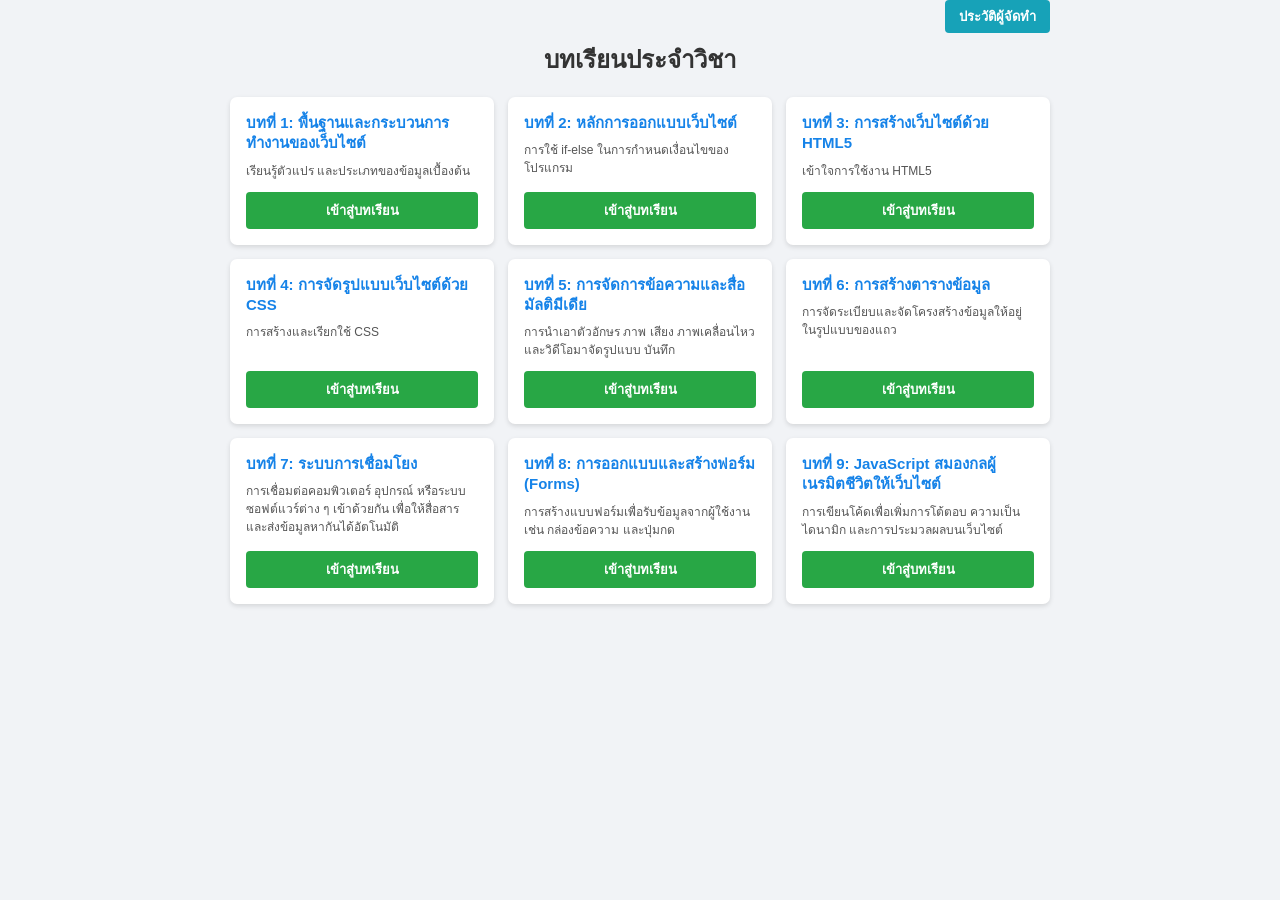
<file: index.html>
<!DOCTYPE html>
<html lang="th">
<head>
<meta charset="UTF-8">
<title>บทเรียนประจำวิชา</title>
<link rel="stylesheet" href="css/style.css">
</head>
<body>

<div class="top-bar">
    <!-- ปรับ ลิงก์ประวัติผู้จัดทำ เป็น Relative Path -->
    <a class="btn-history" href="pega/ambatukam.html" style="text-decoration: none;">ประวัติผู้จัดทำ</a>
</div>

<h1>บทเรียนประจำวิชา</h1>

<div class="grid" id="lesson-grid"></div>

<script>
    const lessons = [
        {
            title: "บทที่ 1: พื้นฐานและกระบวนการทำงานของเว็บไซต์",
            desc: "เรียนรู้ตัวแปร และประเภทของข้อมูลเบื้องต้น",
            link: "pega/Ego1.html"
        },
        {
            title: "บทที่ 2: หลักการออกแบบเว็บไซต์",
            desc: "การใช้ if-else ในการกำหนดเงื่อนไขของโปรแกรม",
            link: "pega/Ego2.html"
        },
        {
            title: "บทที่ 3: การสร้างเว็บไซต์ด้วย HTML5",
            desc: "เข้าใจการใช้งาน HTML5",
            link: "pega/Ego3.html"
        },
        {
            title: "บทที่ 4: การจัดรูปแบบเว็บไซต์ด้วย CSS",
            desc: "การสร้างและเรียกใช้ CSS",
            link: "pega/Ego4.html"
        },
        {
            title: "บทที่ 5: การจัดการข้อความและสื่อมัลติมีเดีย",
            desc: "การนำเอาตัวอักษร ภาพ เสียง ภาพเคลื่อนไหว และวิดีโอมาจัดรูปแบบ บันทึก",
            link: "pega/ego5.html"
        },
        {
            title: "บทที่ 6: การสร้างตารางข้อมูล",
            desc: "การจัดระเบียบและจัดโครงสร้างข้อมูลให้อยู่ในรูปแบบของแถว",
            link: "pega/ego6.html"
        },
        {
            title: "บทที่ 7: ระบบการเชื่อมโยง",
            desc: "การเชื่อมต่อคอมพิวเตอร์ อุปกรณ์ หรือระบบซอฟต์แวร์ต่าง ๆ เข้าด้วยกัน เพื่อให้สื่อสารและส่งข้อมูลหากันได้อัตโนมัติ",
            link: "pega/ego7.html"
        },
        {
            title: "บทที่ 8: การออกแบบและสร้างฟอร์ม (Forms)",
            desc: "การสร้างแบบฟอร์มเพื่อรับข้อมูลจากผู้ใช้งาน เช่น กล่องข้อความ และปุ่มกด", // ปรับคำอธิบายให้ตรงบทเรียน
            link: "pega/ego8.html"
        }, // <-- เติมเครื่องหมายจุลภาค (,) ที่ขาดไปตรงนี้แล้วครับ
        {
            title: "บทที่ 9: JavaScript สมองกลผู้เนรมิตชีวิตให้เว็บไซต์",
            desc: "การเขียนโค้ดเพื่อเพิ่มการโต้ตอบ ความเป็นไดนามิก และการประมวลผลบนเว็บไซต์", // ปรับคำอธิบายให้ตรงบทเรียน
            link: "pega/ego9.html"
        }
    ];

    const grid = document.getElementById("lesson-grid");
    grid.innerHTML = lessons.map(item => `
        <div class="card">
            <h2>${item.title}</h2>
            <p>${item.desc}</p>
            <a class="enter-btn" href="${item.link}">
                เข้าสู่บทเรียน
            </a>
        </div>
    `).join("");
</script>

</body>
</html>
</file>
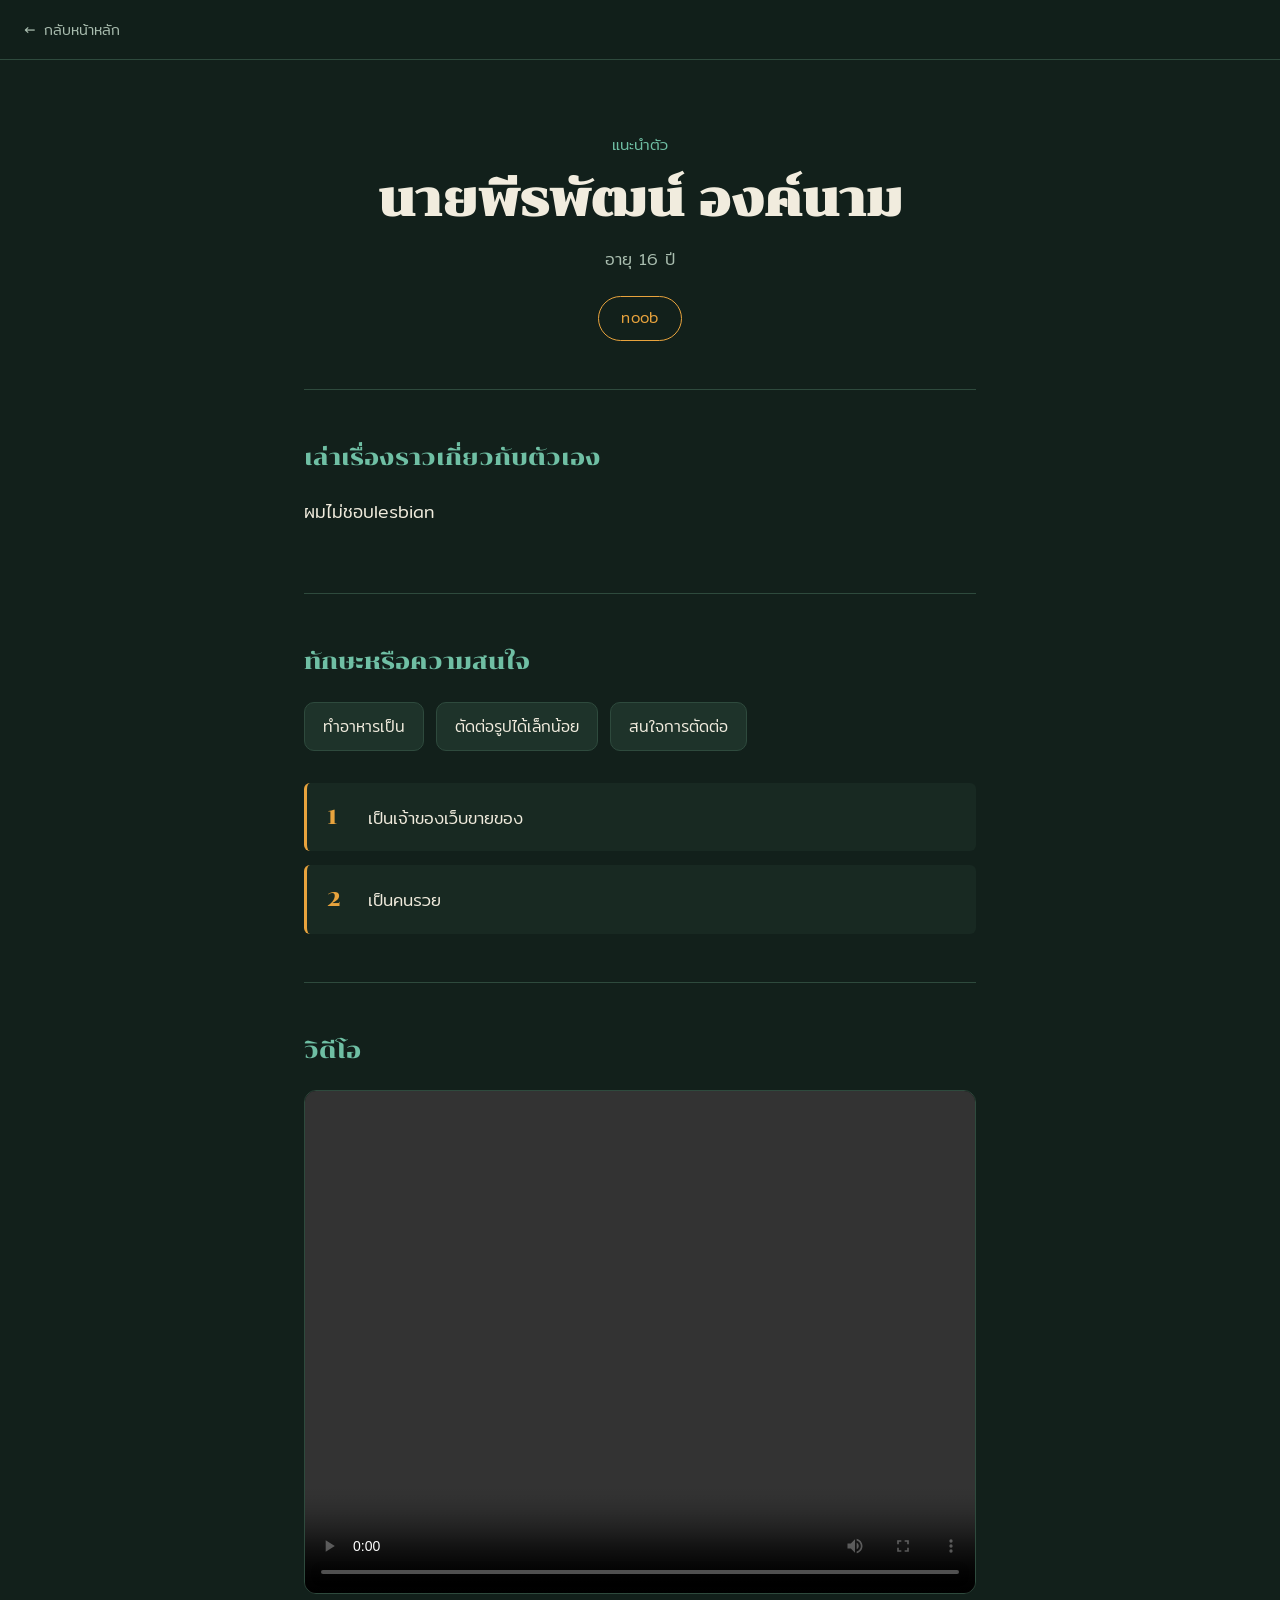
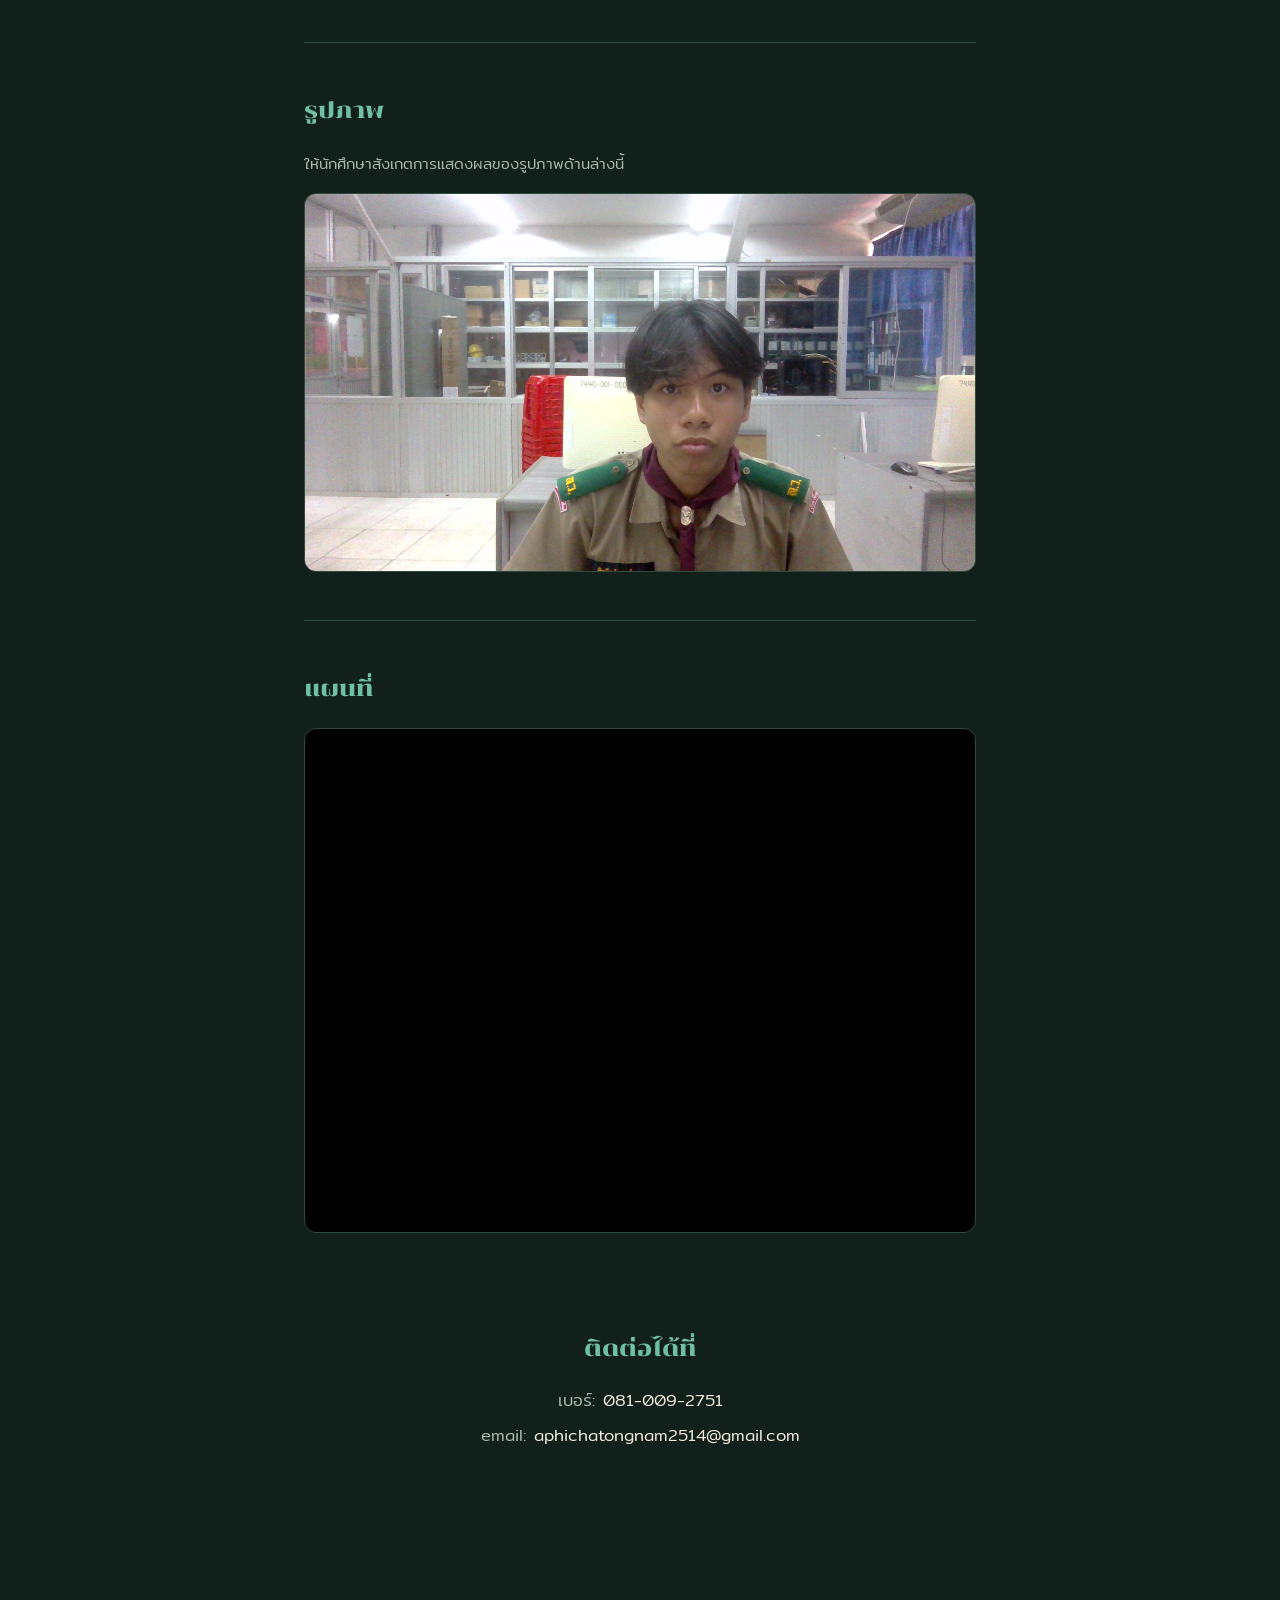
<file: pega/ambatukam.html>
<!DOCTYPE html>
<html lang="th">
<head>
<meta charset="UTF-8">
<meta name="viewport" content="width=device-width, initial-scale=1">
<title>แนะนำตัว — พีรพัฒน์ องค์นาม</title>
<link rel="preconnect" href="https://fonts.googleapis.com">
<link rel="preconnect" href="https://fonts.gstatic.com" crossorigin>
<link href="https://fonts.googleapis.com/css2?family=Chonburi&family=Mitr:wght@300;400;500;600&display=swap" rel="stylesheet">
<style>
  :root{
    --bg: #12201B;
    --bg-soft: #182922;
    --card: #1E332A;
    --line: #2E4A3D;
    --text: #F1ECDE;
    --text-muted: #A9BDAF;
    --accent: #E8A33D;
    --accent-soft: #3F5B4C;
    --mint: #6FBFA4;
  }

  *{ box-sizing: border-box; }

  html{ scroll-behavior: smooth; }

  body{
    margin: 0;
    background: var(--bg);
    color: var(--text);
    font-family: 'Mitr', sans-serif;
    font-weight: 300;
    line-height: 1.75;
    -webkit-font-smoothing: antialiased;
  }

  a{ color: var(--accent); }
  a:focus-visible, button:focus-visible{
    outline: 2px solid var(--mint);
    outline-offset: 3px;
  }

  .top-bar{
    position: sticky;
    top: 0;
    z-index: 10;
    background: rgba(18,32,27,0.9);
    backdrop-filter: blur(6px);
    border-bottom: 1px solid var(--line);
    padding: 14px 24px;
  }

  .btn-back{
    display: inline-flex;
    align-items: center;
    gap: 8px;
    text-decoration: none;
    color: var(--text-muted);
    font-size: 0.9rem;
    transition: color 0.2s ease;
  }
  .btn-back:hover{ color: var(--accent); }
  .btn-back::before{
    content: "←";
    font-size: 1.1rem;
  }

  .wrap{
    max-width: 720px;
    margin: 0 auto;
    padding: 0 24px 80px;
  }

  /* ---------- Hero ---------- */
  .hero{
    padding: 72px 0 48px;
    text-align: center;
    border-bottom: 1px solid var(--line);
  }

  .hero .eyebrow{
    color: var(--mint);
    font-size: 0.95rem;
    margin: 0 0 10px;
  }

  .hero h1{
    font-family: 'Chonburi', cursive;
    font-size: clamp(2rem, 6vw, 3rem);
    line-height: 1.3;
    margin: 0 0 14px;
    color: var(--text);
  }

  .hero .age{
    color: var(--text-muted);
    font-size: 1.05rem;
    margin: 0 0 22px;
  }

  .slogan{
    display: inline-block;
    padding: 8px 22px;
    border: 1px solid var(--accent);
    color: var(--accent);
    border-radius: 999px;
    font-size: 0.95rem;
    letter-spacing: 0.02em;
  }

  /* ---------- Sections ---------- */
  section{
    padding: 48px 0;
    border-bottom: 1px solid var(--line);
  }
  section:last-of-type{ border-bottom: none; }

  section h2{
    font-family: 'Chonburi', cursive;
    font-weight: 400;
    font-size: 1.4rem;
    color: var(--mint);
    margin: 0 0 20px;
  }

  .about p{
    font-size: 1.1rem;
    color: var(--text);
    max-width: 62ch;
  }

  .skills-grid{
    display: flex;
    flex-wrap: wrap;
    gap: 12px;
    list-style: none;
    padding: 0;
    margin: 0 0 32px;
  }

  .skills-grid li{
    background: var(--card);
    border: 1px solid var(--line);
    padding: 10px 18px;
    border-radius: 10px;
    font-size: 0.98rem;
  }

  .goals{
    counter-reset: goal;
    list-style: none;
    padding: 0;
    margin: 0;
    display: grid;
    gap: 14px;
  }

  .goals li{
    counter-increment: goal;
    display: flex;
    align-items: baseline;
    gap: 16px;
    padding: 16px 20px;
    background: var(--bg-soft);
    border-left: 3px solid var(--accent);
    border-radius: 6px;
    font-size: 1.05rem;
  }

  .goals li::before{
    content: counter(goal);
    font-family: 'Chonburi', cursive;
    font-size: 1.3rem;
    color: var(--accent);
    min-width: 1.2em;
  }

  .media-frame{
    width: 100%;
    border-radius: 12px;
    border: 1px solid var(--line);
    overflow: hidden;
    background: #000;
  }

  video, iframe{
    display: block;
    width: 100%;
    height: auto;
    aspect-ratio: 4 / 3;
    border: 0;
  }

  .note{
    color: var(--text-muted);
    font-size: 0.95rem;
    margin-bottom: 16px;
  }

  figure{ margin: 0; }
  figure img{
    width: 100%;
    height: auto;
    display: block;
    border-radius: 12px;
    border: 1px solid var(--line);
  }
  figcaption{
    color: var(--text-muted);
    font-size: 0.85rem;
    margin-top: 8px;
  }

  /* ---------- Contact / Footer ---------- */
  footer{
    padding: 48px 0 72px;
    text-align: center;
  }

  footer h2{
    font-family: 'Chonburi', cursive;
    font-weight: 400;
    color: var(--mint);
    font-size: 1.4rem;
    margin: 0 0 18px;
  }

  .contact-line{
    display: flex;
    justify-content: center;
    gap: 8px;
    flex-wrap: wrap;
    font-size: 1.05rem;
    color: var(--text);
    margin: 6px 0;
  }
  .contact-line .label{ color: var(--text-muted); }

  @media (prefers-reduced-motion: reduce){
    html{ scroll-behavior: auto; }
  }
</style>
</head>
<body>

  <div class="top-bar">
    <a class="btn-back" href="../index.html">กลับหน้าหลัก</a>
  </div>

  <div class="wrap">

    <section class="hero">
      <p class="eyebrow">แนะนำตัว</p>
      <h1>นายพีรพัฒน์ องค์นาม</h1>
      <p class="age">อายุ 16 ปี</p>
      <span class="slogan">noob</span>
    </section>

    <section class="about">
      <h2>เล่าเรื่องราวเกี่ยวกับตัวเอง</h2>
      <p>ผมไม่ชอบlesbian</p>
    </section>

    <section class="skills">
      <h2>ทักษะหรือความสนใจ</h2>
      <ul class="skills-grid">
        <li>ทำอาหารเป็น</li>
        <li>ตัดต่อรูปได้เล็กน้อย</li>
        <li>สนใจการตัดต่อ</li>
      </ul>

      <ol class="goals">
        <li>เป็นเจ้าของเว็บขายของ</li>
        <li>เป็นคนรวย</li>
      </ol>
    </section>

    <section class="video-section">
      <h2>วิดีโอ</h2>
      <div class="media-frame">
        <video src="../videos/ff.mp4" controls>
          ขออภัย เบราว์เซอร์ของคุณไม่รองรับการเล่นวิดีโอ HTML5
        </video>
      </div>
    </section>

    <section class="photo-section">
      <h2>รูปภาพ</h2>
      <p class="note">ให้นักศึกษาสังเกตการแสดงผลของรูปภาพด้านล่างนี้</p>
      <figure>
        <img src="../pic/gg.jpg" alt="คำอธิบายรูปภาพกรณีโหลดไม่ขึ้น">
      </figure>
    </section>

    <section class="map-section">
      <h2>แผนที่</h2>
      <div class="media-frame">
        <iframe
          src="https://www.google.com/maps/embed?pb=!4v1783396537320!6m8!1m7!1saeI9FyFEkceDRoYvZx5dJg!2m2!1d16.5249273224423!2d102.9417280583416!3f152.93374921683989!4f-36.46673918869128!5f0.7820865974627469"
          allowfullscreen="" loading="lazy" referrerpolicy="strict-origin-when-cross-origin"></iframe>
      </div>
    </section>

    <footer>
      <h2>ติดต่อได้ที่</h2>
      <p class="contact-line"><span class="label">เบอร์:</span> 081-009-2751</p>
      <p class="contact-line"><span class="label">email:</span> aphichatongnam2514@gmail.com</p>
    </footer>

  </div>

</body>
</html>
</file>
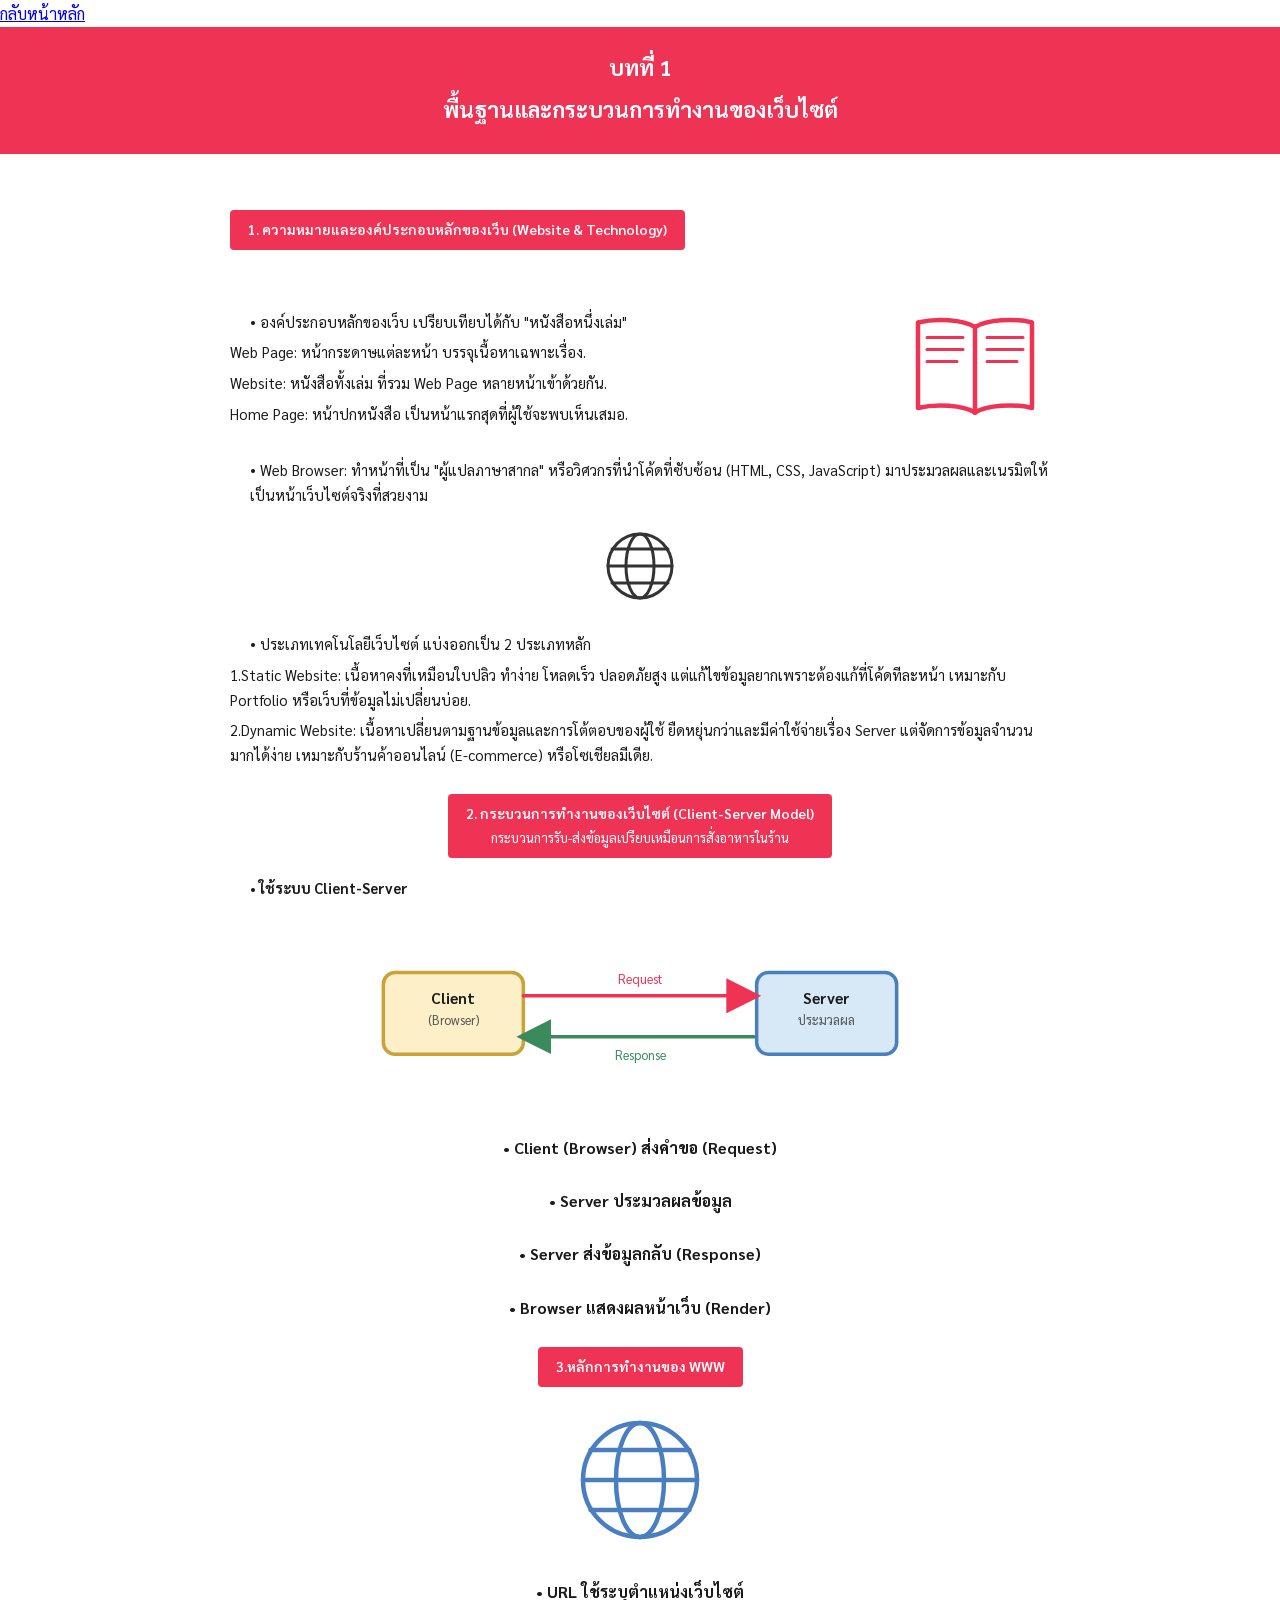
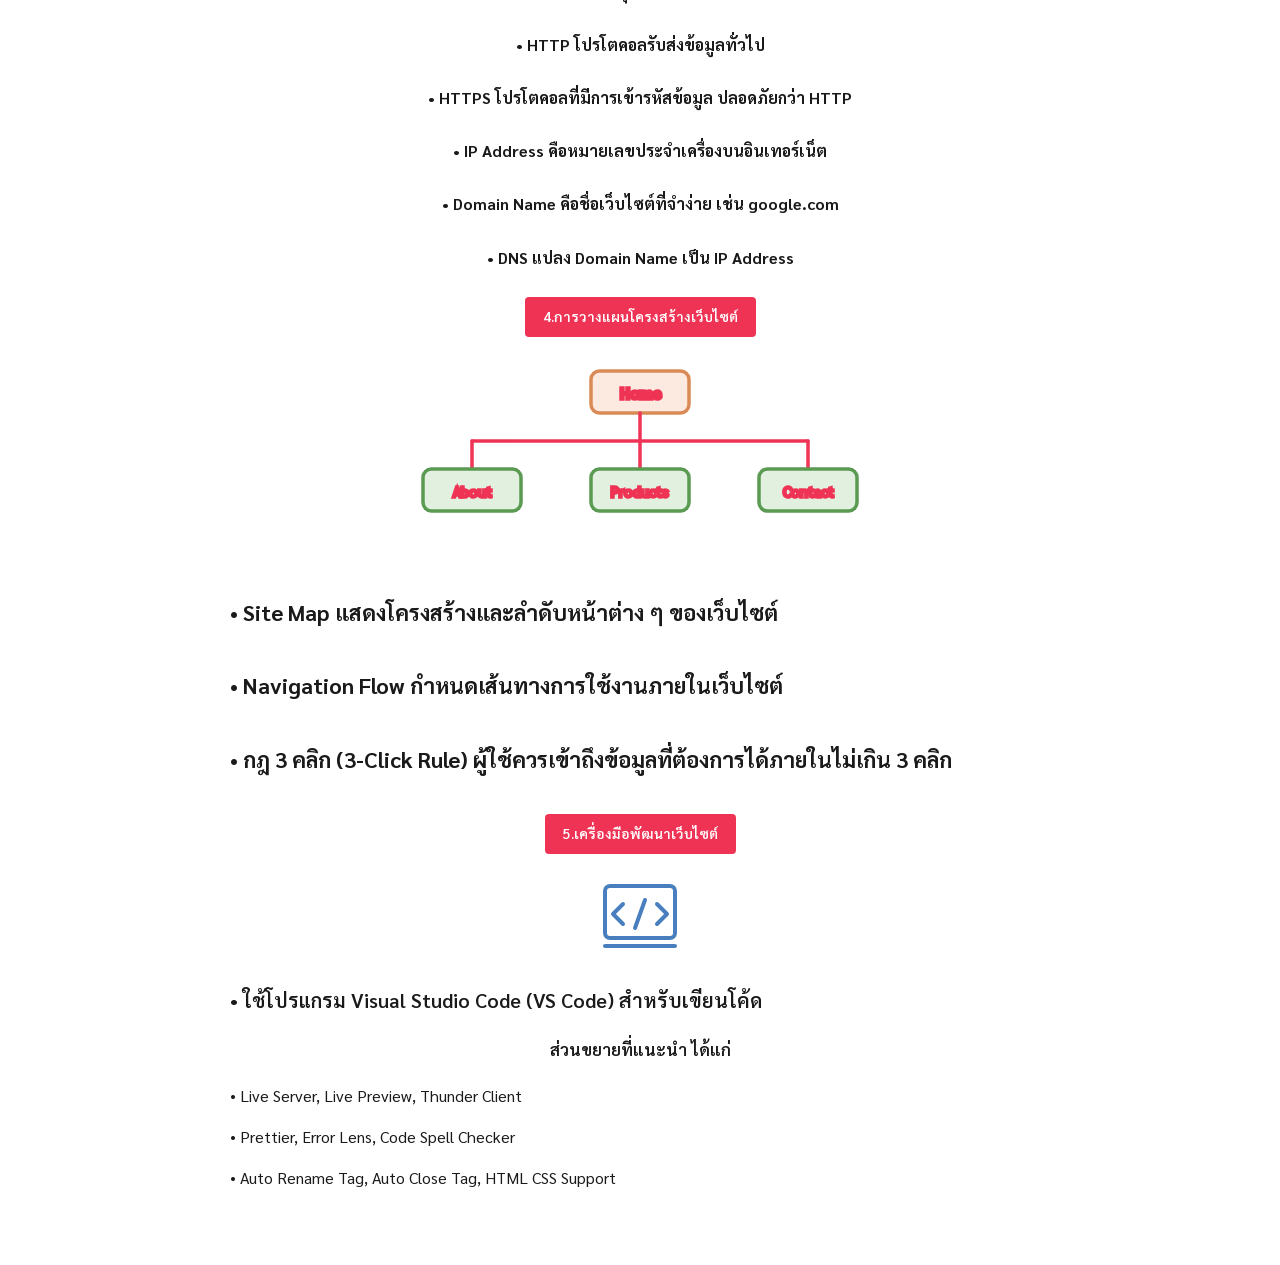
<file: pega/Ego1.html>
<!DOCTYPE html>
<html lang="th">
<head>
<meta charset="UTF-8">
<meta name="viewport" content="width=device-width, initial-scale=1.0">
<title>บทที่ 1 พื้นฐานและกระบวนการทำงานของเว็บไซต์</title>
<link href="https://fonts.googleapis.com/css2?family=Sarabun:wght@400;600;700&display=swap" rel="stylesheet">
<style>
  *{box-sizing:border-box; margin:0; padding:0;}
  body{
    font-family:'Sarabun', sans-serif;
    background:#ffffff;
    color:#1a1a1a;
    line-height:1.7;
    padding-bottom:60px;
  }
  .wrap{max-width:900px; margin:0 auto; padding:0 40px;}

  .title-banner{
    background:#EE3355;
    color:#fff;
    text-align:center;
    padding:22px 20px 26px;
    margin-bottom:30px;
  }
  .title-banner h1{font-size:22px; font-weight:700; margin-bottom:4px;}
  .title-banner h2{font-size:22px; font-weight:700;}

  .red-tag{
    background:#EE3355;
    color:#fff;
    display:inline-block;
    padding:8px 18px;
    border-radius:4px;
    font-size:14px;
    font-weight:600;
    margin:26px 0 18px;
  }
  .red-tag.center{display:block; width:fit-content; margin-left:auto; margin-right:auto; text-align:center;}
  .red-tag.wide{display:block; width:100%; text-align:center;}
  .red-tag small{display:block; font-weight:400; font-size:13px; margin-top:2px;}

  ul{list-style:none;}
  .indent1{margin-left:20px;}
  .indent2{margin-left:40px;}
  .indent3{margin-left:60px;}
  li{margin-bottom:6px; font-size:14.5px;}
  li::before{content:"• "; }

  p.plain{margin:6px 0; font-size:14.5px;}

  .small-note{font-size:13px; color:#333; margin-left:60px;}

  .cs-list li{font-weight:700; font-size:16px; text-align:center; margin-bottom:26px;}
  .cs-list{margin-top:10px;}

  .big-bullets li{font-weight:700; font-size:22px; margin-bottom:36px;}
  .big-bullets{margin-top:20px;}
  .big-bullets li::before{content:"• "; font-size:22px;}

  .tools-list li{font-size:20px; font-weight:600; margin-bottom:14px;}
  .tools-list.small li{font-size:16px; font-weight:400;}

  .center-line{text-align:center; font-size:17px; font-weight:600; margin:18px 0;}

  h4.section-plain{font-size:14.5px; font-weight:700; margin:8px 0 4px;}

  /* ---- visual blocks ---- */
  .row{display:flex; align-items:center; gap:30px; margin-top:16px;}
  .row .visual{flex:0 0 auto;}
  .row .content{flex:1;}

  .icon{width:150px; margin:16px auto; text-align:center;}
  .icon svg{width:100%; height:auto;}

  .icon-sm{width:90px; margin:14px auto; text-align:center;}
  .icon-sm svg{width:100%; height:auto;}

  .diagram{width:100%; max-width:560px; margin:20px auto; text-align:center;}
  .diagram svg{width:100%; height:auto;}
</style>
<div class="top-bar">
        <a class="btn-back" href="file:///C:/Users/pc/Downloads/Banklnwza/sss.html">
            <i class="fa-solid fa-arrow-left"></i> กลับหน้าหลัก
        </a>
    </div>
</head>
<body>
<div class="title-banner">
  <h1>บทที่ 1</h1>
  <h2>พื้นฐานและกระบวนการทำงานของเว็บไซต์</h2>
</div>

<div class="wrap">

  <div class="red-tag">1. ความหมายและองค์ประกอบหลักของเว็บ (Website &amp; Technology)</div>

  <div class="row">
    <div class="content">
      <ul class="indent1">
        <li>องค์ประกอบหลักของเว็บ เปรียบเทียบได้กับ "หนังสือหนึ่งเล่ม"</li>
      </ul>
      <p class="plain indent2">Web Page: หน้ากระดาษแต่ละหน้า บรรจุเนื้อหาเฉพาะเรื่อง.</p>
      <p class="plain indent2">Website: หนังสือทั้งเล่ม ที่รวม Web Page หลายหน้าเข้าด้วยกัน.</p>
      <p class="plain indent2">Home Page: หน้าปกหนังสือ เป็นหน้าแรกสุดที่ผู้ใช้จะพบเห็นเสมอ.</p>
    </div>
    <div class="visual">
      <div class="icon">
        <svg viewBox="0 0 100 90" fill="none" stroke="#EE3355" stroke-width="3" stroke-linecap="round" stroke-linejoin="round">
          <path d="M50 18 C42 13 24 12 12 15 L12 72 C24 69 42 70 50 75"/>
          <path d="M50 18 C58 13 76 12 88 15 L88 72 C76 69 58 70 50 75"/>
          <path d="M50 18 L50 75"/>
          <path d="M18 25 L42 25" stroke-width="2"/>
          <path d="M18 33 L42 33" stroke-width="2"/>
          <path d="M18 41 L38 41" stroke-width="2"/>
          <path d="M58 25 L82 25" stroke-width="2"/>
          <path d="M58 33 L82 33" stroke-width="2"/>
          <path d="M58 41 L78 41" stroke-width="2"/>
        </svg>
      </div>
    </div>
  </div>

  <ul class="indent1">
    <li>Web Browser: ทำหน้าที่เป็น "ผู้แปลภาษาสากล" หรือวิศวกรที่นำโค้ดที่ซับซ้อน (HTML, CSS, JavaScript) มาประมวลผลและเนรมิตให้เป็นหน้าเว็บไซต์จริงที่สวยงาม</li>
  </ul>

  <div class="icon-sm">
    <svg viewBox="0 0 90 90" fill="none" stroke="#333" stroke-width="3" stroke-linecap="round" stroke-linejoin="round">
      <circle cx="45" cy="45" r="32"/>
      <ellipse cx="45" cy="45" rx="14" ry="32"/>
      <path d="M13 45 L77 45"/>
      <path d="M17 28 L73 28"/>
      <path d="M17 62 L73 62"/>
    </svg>
  </div>

  <ul class="indent1">
    <li>ประเภทเทคโนโลยีเว็บไซต์ แบ่งออกเป็น 2 ประเภทหลัก</li>
  </ul>

  <p class="plain indent1">1.Static Website: เนื้อหาคงที่เหมือนใบปลิว ทำง่าย โหลดเร็ว ปลอดภัยสูง แต่แก้ไขข้อมูลยากเพราะต้องแก้ที่โค้ดทีละหน้า เหมาะกับ Portfolio หรือเว็บที่ข้อมูลไม่เปลี่ยนบ่อย.</p>

  <p class="plain indent1">2.Dynamic Website: เนื้อหาเปลี่ยนตามฐานข้อมูลและการโต้ตอบของผู้ใช้ ยืดหยุ่นกว่าและมีค่าใช้จ่ายเรื่อง Server แต่จัดการข้อมูลจำนวนมากได้ง่าย เหมาะกับร้านค้าออนไลน์ (E-commerce) หรือโซเชียลมีเดีย.</p>

  <div class="red-tag center">
    2. กระบวนการทำงานของเว็บไซต์ (Client-Server Model)
    <small>กระบวนการรับ-ส่งข้อมูลเปรียบเหมือนการสั่งอาหารในร้าน</small>
  </div>

  <ul class="indent1">
    <li style="font-weight:700;">ใช้ระบบ Client-Server</li>
  </ul>

  <div class="diagram">
    <svg viewBox="0 0 480 160" fill="none" stroke-linecap="round" stroke-linejoin="round">
      <rect x="20" y="45" width="120" height="70" rx="10" fill="#fdf0c8" stroke="#caa23a" stroke-width="3"/>
      <text x="80" y="72" font-family="Sarabun, sans-serif" font-size="13" font-weight="700" text-anchor="middle" fill="#1a1a1a">Client</text>
      <text x="80" y="90" font-family="Sarabun, sans-serif" font-size="11" text-anchor="middle" fill="#555">(Browser)</text>

      <rect x="340" y="45" width="120" height="70" rx="10" fill="#d7e8f7" stroke="#4a7fbf" stroke-width="3"/>
      <text x="400" y="72" font-family="Sarabun, sans-serif" font-size="13" font-weight="700" text-anchor="middle" fill="#1a1a1a">Server</text>
      <text x="400" y="90" font-family="Sarabun, sans-serif" font-size="11" text-anchor="middle" fill="#555">ประมวลผล</text>

      <path d="M140 65 L338 65" stroke="#EE3355" stroke-width="3" marker-end="url(#arrow1)"/>
      <text x="240" y="55" font-family="Sarabun, sans-serif" font-size="11" text-anchor="middle" fill="#EE3355">Request</text>

      <path d="M338 100 L140 100" stroke="#3a8a5c" stroke-width="3" marker-end="url(#arrow2)"/>
      <text x="240" y="120" font-family="Sarabun, sans-serif" font-size="11" text-anchor="middle" fill="#3a8a5c">Response</text>

      <defs>
        <marker id="arrow1" markerWidth="10" markerHeight="10" refX="8" refY="5" orient="auto">
          <path d="M0,0 L10,5 L0,10 Z" fill="#EE3355"/>
        </marker>
        <marker id="arrow2" markerWidth="10" markerHeight="10" refX="8" refY="5" orient="auto">
          <path d="M0,0 L10,5 L0,10 Z" fill="#3a8a5c"/>
        </marker>
      </defs>
    </svg>
  </div>

  <ul class="cs-list">
    <li>Client (Browser) ส่งคำขอ (Request)</li>
    <li>Server ประมวลผลข้อมูล</li>
    <li>Server ส่งข้อมูลกลับ (Response)</li>
    <li>Browser แสดงผลหน้าเว็บ (Render)</li>
  </ul>

  <div class="red-tag center">3.หลักการทำงานของ WWW</div>

  <div class="icon">
    <svg viewBox="0 0 100 100" fill="none" stroke="#4a7fbf" stroke-width="3" stroke-linecap="round">
      <circle cx="50" cy="50" r="38"/>
      <ellipse cx="50" cy="50" rx="16" ry="38"/>
      <path d="M12 50 L88 50"/>
      <path d="M17 30 L83 30"/>
      <path d="M17 70 L83 70"/>
    </svg>
  </div>

  <ul class="cs-list">
    <li>URL ใช้ระบุตำแหน่งเว็บไซต์</li>
    <li>HTTP โปรโตคอลรับส่งข้อมูลทั่วไป</li>
    <li>HTTPS โปรโตคอลที่มีการเข้ารหัสข้อมูล ปลอดภัยกว่า HTTP</li>
    <li>IP Address คือหมายเลขประจำเครื่องบนอินเทอร์เน็ต</li>
    <li>Domain Name คือชื่อเว็บไซต์ที่จำง่าย เช่น google.com</li>
    <li>DNS แปลง Domain Name เป็น IP Address</li>
  </ul>

  <div class="red-tag center">4.การวางแผนโครงสร้างเว็บไซต์</div>

  <div class="diagram">
    <svg viewBox="0 0 400 150" fill="none" stroke="#EE3355" stroke-width="2.5" stroke-linecap="round">
      <rect x="165" y="10" width="70" height="30" rx="6" fill="#fce9df" stroke="#d98a55"/>
      <text x="200" y="30" font-family="Sarabun, sans-serif" font-size="11" font-weight="700" text-anchor="middle" fill="#1a1a1a">Home</text>

      <path d="M200 40 L200 60"/>
      <path d="M80 60 L320 60"/>
      <path d="M80 60 L80 80"/>
      <path d="M200 60 L200 80"/>
      <path d="M320 60 L320 80"/>

      <rect x="45" y="80" width="70" height="30" rx="6" fill="#e2f0e0" stroke="#5a9a52"/>
      <text x="80" y="100" font-family="Sarabun, sans-serif" font-size="10" text-anchor="middle" fill="#1a1a1a">About</text>

      <rect x="165" y="80" width="70" height="30" rx="6" fill="#e2f0e0" stroke="#5a9a52"/>
      <text x="200" y="100" font-family="Sarabun, sans-serif" font-size="10" text-anchor="middle" fill="#1a1a1a">Products</text>

      <rect x="285" y="80" width="70" height="30" rx="6" fill="#e2f0e0" stroke="#5a9a52"/>
      <text x="320" y="100" font-family="Sarabun, sans-serif" font-size="10" text-anchor="middle" fill="#1a1a1a">Contact</text>
    </svg>
  </div>

  <ul class="big-bullets">
    <li>Site Map แสดงโครงสร้างและลำดับหน้าต่าง ๆ ของเว็บไซต์</li>
    <li>Navigation Flow กำหนดเส้นทางการใช้งานภายในเว็บไซต์</li>
    <li>กฎ 3 คลิก (3-Click Rule) ผู้ใช้ควรเข้าถึงข้อมูลที่ต้องการได้ภายในไม่เกิน 3 คลิก</li>
  </ul>

  <div class="red-tag center">5.เครื่องมือพัฒนาเว็บไซต์</div>

  <div class="icon-sm">
    <svg viewBox="0 0 90 90" fill="none" stroke="#4a7fbf" stroke-width="4" stroke-linecap="round" stroke-linejoin="round">
      <rect x="10" y="14" width="70" height="52" rx="5"/>
      <path d="M28 32 L18 42 L28 52"/>
      <path d="M50 28 L40 56"/>
      <path d="M62 32 L72 42 L62 52"/>
      <path d="M10 74 L80 74"/>
    </svg>
  </div>

  <ul class="tools-list">
    <li>ใช้โปรแกรม Visual Studio Code (VS Code) สำหรับเขียนโค้ด</li>
  </ul>
  <p class="center-line">ส่วนขยายที่แนะนำ ได้แก่</p>

  <ul class="tools-list small">
    <li>Live Server, Live Preview, Thunder Client</li>
    <li>Prettier, Error Lens, Code Spell Checker</li>
    <li>Auto Rename Tag, Auto Close Tag, HTML CSS Support</li>
  </ul>
</div>
 
</div>
</body>
</html>
</file>
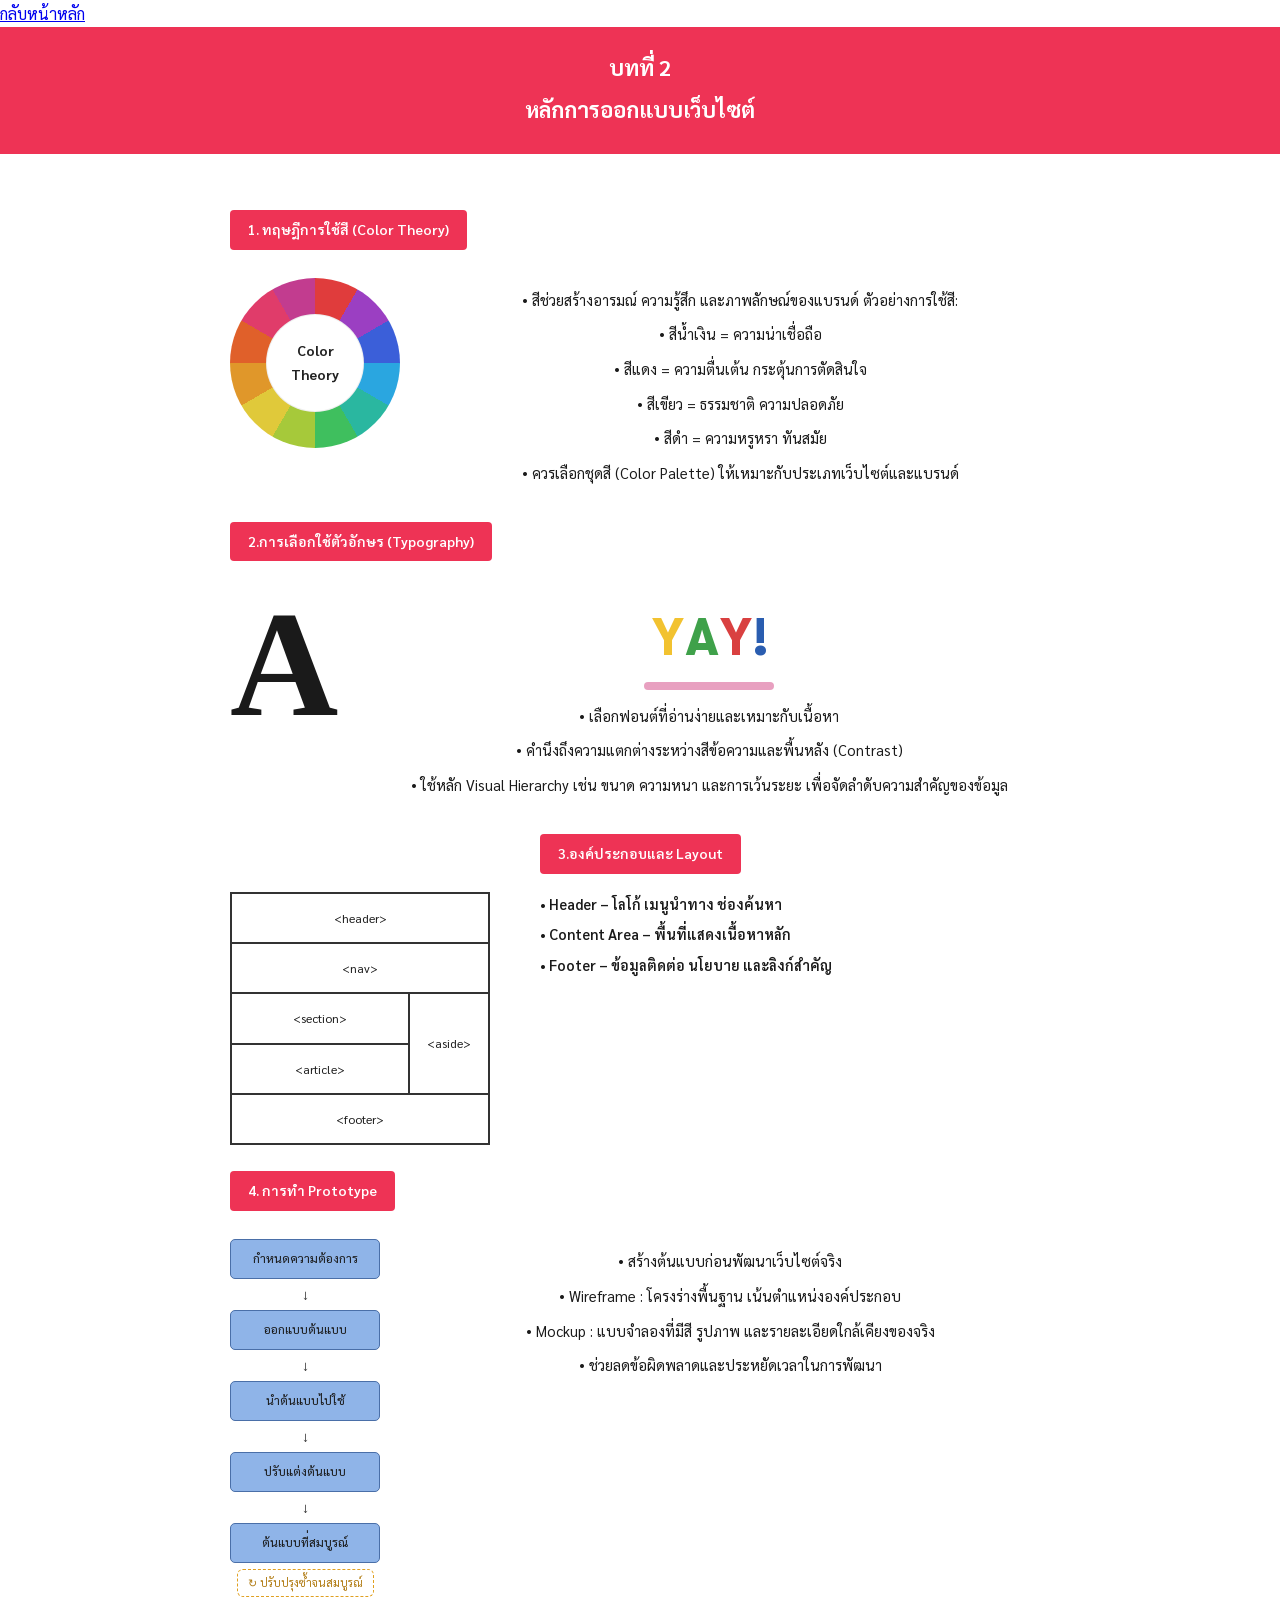
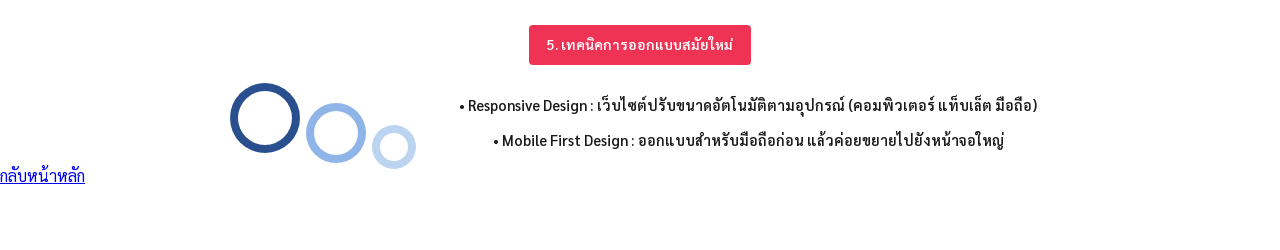
<file: pega/Ego2.html>
<!DOCTYPE html>
<html lang="th">
<head>
<meta charset="UTF-8">
<meta name="viewport" content="width=device-width, initial-scale=1.0">
<title>บทที่ 2 หลักการออกแบบเว็บไซต์</title>
<link href="https://fonts.googleapis.com/css2?family=Sarabun:wght@400;600;700&display=swap" rel="stylesheet">
<style>
  *{box-sizing:border-box; margin:0; padding:0;}
  body{
    font-family:'Sarabun', sans-serif;
    background:#ffffff;
    color:#1a1a1a;
    line-height:1.7;
    padding-bottom:60px;
  }
  .wrap{max-width:900px; margin:0 auto; padding:0 40px;}

  .title-banner{
    background:#EE3355;
    color:#fff;
    text-align:center;
    padding:22px 20px 26px;
    margin-bottom:30px;
  }
  .title-banner h1{font-size:22px; font-weight:700; margin-bottom:4px;}
  .title-banner h2{font-size:22px; font-weight:700;}

  .red-tag{
    background:#EE3355;
    color:#fff;
    display:inline-block;
    padding:8px 18px;
    border-radius:4px;
    font-size:14px;
    font-weight:600;
    margin:26px 0 18px;
  }
  .red-tag.center{display:block; width:fit-content; margin-left:auto; margin-right:auto; text-align:center;}

  ul{list-style:none;}
  .indent1{margin-left:20px;}
  li{margin-bottom:6px; font-size:14.5px;}
  li::before{content:"• "; }

  p.plain{margin:6px 0; font-size:14.5px;}

  .list-center li{text-align:center; font-size:14.5px; margin-bottom:10px;}
  .list-center{margin-top:10px;}

  .row{display:flex; align-items:flex-start; gap:30px; margin-top:10px;}
  .row .visual{flex:0 0 auto;}
  .row .content{flex:1;}

  /* color wheel */
  .wheel{
    width:170px; height:170px; border-radius:50%;
    background:conic-gradient(
      #e03c3c 0deg 30deg, #9b3fc2 30deg 60deg, #3b5fd9 60deg 90deg,
      #2aa6e0 90deg 120deg, #2ab7a0 120deg 150deg, #3fbf5e 150deg 180deg,
      #a6c93a 180deg 210deg, #e0c93a 210deg 240deg, #e0972a 240deg 270deg,
      #e0602a 270deg 300deg, #e03c6a 300deg 330deg, #c23c8f 330deg 360deg
    );
    position:relative;
  }
  .wheel-center{
    position:absolute; top:50%; left:50%; transform:translate(-50%,-50%);
    width:96px; height:96px; border-radius:50%; background:#fff;
    display:flex; align-items:center; justify-content:center;
    text-align:center; font-weight:700; font-size:14px; color:#222;
    box-shadow:0 0 0 1px #eee;
  }

  /* typography sample */
  .big-letter{font-size:150px; font-weight:700; line-height:1; font-family:Georgia, 'Times New Roman', serif;}
  .yay{font-size:52px; font-weight:800; font-family:'Sarabun',sans-serif; position:relative; display:inline-block;}
  .yay span{display:inline-block;}
  .yay .y1{color:#f2c230;}
  .yay .a{color:#3fa14a;}
  .yay .y2{color:#d94040;}
  .yay .bang{color:#2a5db0;}
  .yay-underline{width:130px; height:8px; background:#e8a0c0; border-radius:6px; margin:4px auto 0;}

  /* layout wireframe */
  .wireframe{border:1px solid #333; width:260px; font-size:12px; text-align:center;}
  .wireframe .cell{border:1px solid #333; padding:14px 4px;}
  .wireframe .content-row{display:flex;}
  .wireframe .content-row .stack{flex:1; display:flex; flex-direction:column;}
  .wireframe .content-row .aside{width:80px; display:flex; align-items:center; justify-content:center; border:1px solid #333; padding:4px;}

  /* prototype flow */
  .flow{display:flex; flex-direction:column; align-items:center; gap:4px;}
  .flow .step{
    background:#8fb4e8; border:1px solid #4a6fa8; border-radius:5px;
    padding:8px 14px; font-size:12.5px; text-align:center; width:150px;
  }
  .flow .arrow{font-size:14px; color:#333;}
  .flow .loop{
    border:1px dashed #e0a020; border-radius:6px; padding:4px 10px;
    font-size:11px; color:#b07a10; margin:2px 0;
  }

  /* gears */
  .gears{display:flex; align-items:flex-end; gap:6px;}
  .gear{
    border-radius:50%; position:relative;
  }
  .gear::before{
    content:''; position:absolute; inset:8px; border-radius:50%; background:#fff;
  }
  .gear.g1{width:70px; height:70px; background:#2a4f8f;}
  .gear.g2{width:60px; height:60px; background:#8fb4e8; margin-bottom:-10px;}
  .gear.g3{width:44px; height:44px; background:#bcd4f0; margin-bottom:-16px;}

  h4.section-plain{font-size:14.5px; font-weight:700; margin:8px 0 4px;}
</style>
<div class="top-bar">
        <a class="btn-back" href="file:///C:/Users/pc/Downloads/Banklnwza/sss.html">
            <i class="fa-solid fa-arrow-left"></i> กลับหน้าหลัก
        </a>
    </div>
</head>
<body>
<div class="title-banner">
  <h1>บทที่ 2</h1>
  <h2>หลักการออกแบบเว็บไซต์</h2>
</div>

<div class="wrap">

  <!-- 1. Color Theory -->
  <div class="red-tag">1. ทฤษฎีการใช้สี (Color Theory)</div>

  <div class="row">
    <div class="visual">
      <div class="wheel"><div class="wheel-center">Color<br>Theory</div></div>
    </div>
    <div class="content">
      <ul class="list-center">
        <li>สีช่วยสร้างอารมณ์ ความรู้สึก และภาพลักษณ์ของแบรนด์ ตัวอย่างการใช้สี:</li>
        <li>สีน้ำเงิน = ความน่าเชื่อถือ</li>
        <li>สีแดง = ความตื่นเต้น กระตุ้นการตัดสินใจ</li>
        <li>สีเขียว = ธรรมชาติ ความปลอดภัย</li>
        <li>สีดำ = ความหรูหรา ทันสมัย</li>
        <li>ควรเลือกชุดสี (Color Palette) ให้เหมาะกับประเภทเว็บไซต์และแบรนด์</li>
      </ul>
    </div>
  </div>

  <!-- 2. Typography -->
  <div class="red-tag">2.การเลือกใช้ตัวอักษร (Typography)</div>

  <div class="row">
    <div class="visual"><div class="big-letter">A</div></div>
    <div class="content">
      <div style="text-align:center; margin-bottom:14px;">
        <div class="yay"><span class="y1">Y</span><span class="a">A</span><span class="y2">Y</span><span class="bang">!</span></div>
        <div class="yay-underline"></div>
      </div>
      <ul class="list-center">
        <li>เลือกฟอนต์ที่อ่านง่ายและเหมาะกับเนื้อหา</li>
        <li>คำนึงถึงความแตกต่างระหว่างสีข้อความและพื้นหลัง (Contrast)</li>
        <li>ใช้หลัก Visual Hierarchy เช่น ขนาด ความหนา และการเว้นระยะ เพื่อจัดลำดับความสำคัญของข้อมูล</li>
      </ul>
    </div>
  </div>

  <!-- 3. Layout -->
  <div class="red-tag center">3.องค์ประกอบและ Layout</div>

  <div class="row">
    <div class="visual">
      <div class="wireframe">
        <div class="cell">&lt;header&gt;</div>
        <div class="cell">&lt;nav&gt;</div>
        <div class="content-row">
          <div class="stack">
            <div class="cell">&lt;section&gt;</div>
            <div class="cell">&lt;article&gt;</div>
          </div>
          <div class="aside">&lt;aside&gt;</div>
        </div>
        <div class="cell">&lt;footer&gt;</div>
      </div>
    </div>
    <div class="content">
      <ul class="indent1" style="font-weight:600; font-size:16px;">
        <li>Header – โลโก้ เมนูนำทาง ช่องค้นหา</li>
        <li>Content Area – พื้นที่แสดงเนื้อหาหลัก</li>
        <li>Footer – ข้อมูลติดต่อ นโยบาย และลิงก์สำคัญ</li>
      </ul>
    </div>
  </div>

  <!-- 4. Prototype -->
  <div class="red-tag">4. การทำ Prototype</div>

  <div class="row">
    <div class="visual">
      <div class="flow">
        <div class="step">กำหนดความต้องการ</div>
        <div class="arrow">↓</div>
        <div class="step">ออกแบบต้นแบบ</div>
        <div class="arrow">↓</div>
        <div class="step">นำต้นแบบไปใช้</div>
        <div class="arrow">↓</div>
        <div class="step">ปรับแต่งต้นแบบ</div>
        <div class="arrow">↓</div>
        <div class="step">ต้นแบบที่สมบูรณ์</div>
        <div class="loop">↻ ปรับปรุงซ้ำจนสมบูรณ์</div>
      </div>
    </div>
    <div class="content">
      <ul class="list-center">
        <li>สร้างต้นแบบก่อนพัฒนาเว็บไซต์จริง</li>
        <li>Wireframe : โครงร่างพื้นฐาน เน้นตำแหน่งองค์ประกอบ</li>
        <li>Mockup : แบบจำลองที่มีสี รูปภาพ และรายละเอียดใกล้เคียงของจริง</li>
        <li>ช่วยลดข้อผิดพลาดและประหยัดเวลาในการพัฒนา</li>
      </ul>
    </div>
  </div>

  <!-- 5. Modern Design Techniques -->
  <div class="red-tag center">5. เทคนิคการออกแบบสมัยใหม่</div>

  <div class="row">
    <div class="visual">
      <div class="gears">
        <div class="gear g1"></div>
        <div class="gear g2"></div>
        <div class="gear g3"></div>
      </div>
    </div>
    <div class="content">
      <ul class="list-center" style="font-weight:600; font-size:16px;">
        <li>Responsive Design : เว็บไซต์ปรับขนาดอัตโนมัติตามอุปกรณ์ (คอมพิวเตอร์ แท็บเล็ต มือถือ)</li>
        <li>Mobile First Design : ออกแบบสำหรับมือถือก่อน แล้วค่อยขยายไปยังหน้าจอใหญ่</li>
      </ul>
    </div>
  </div>
</div>
 <div class="top-bar">
        <a class="btn-back" href="index.html">
            <i class="fa-solid fa-arrow-left"></i> กลับหน้าหลัก
        </a>
    </div>
</div>
</body>
</html>
</file>
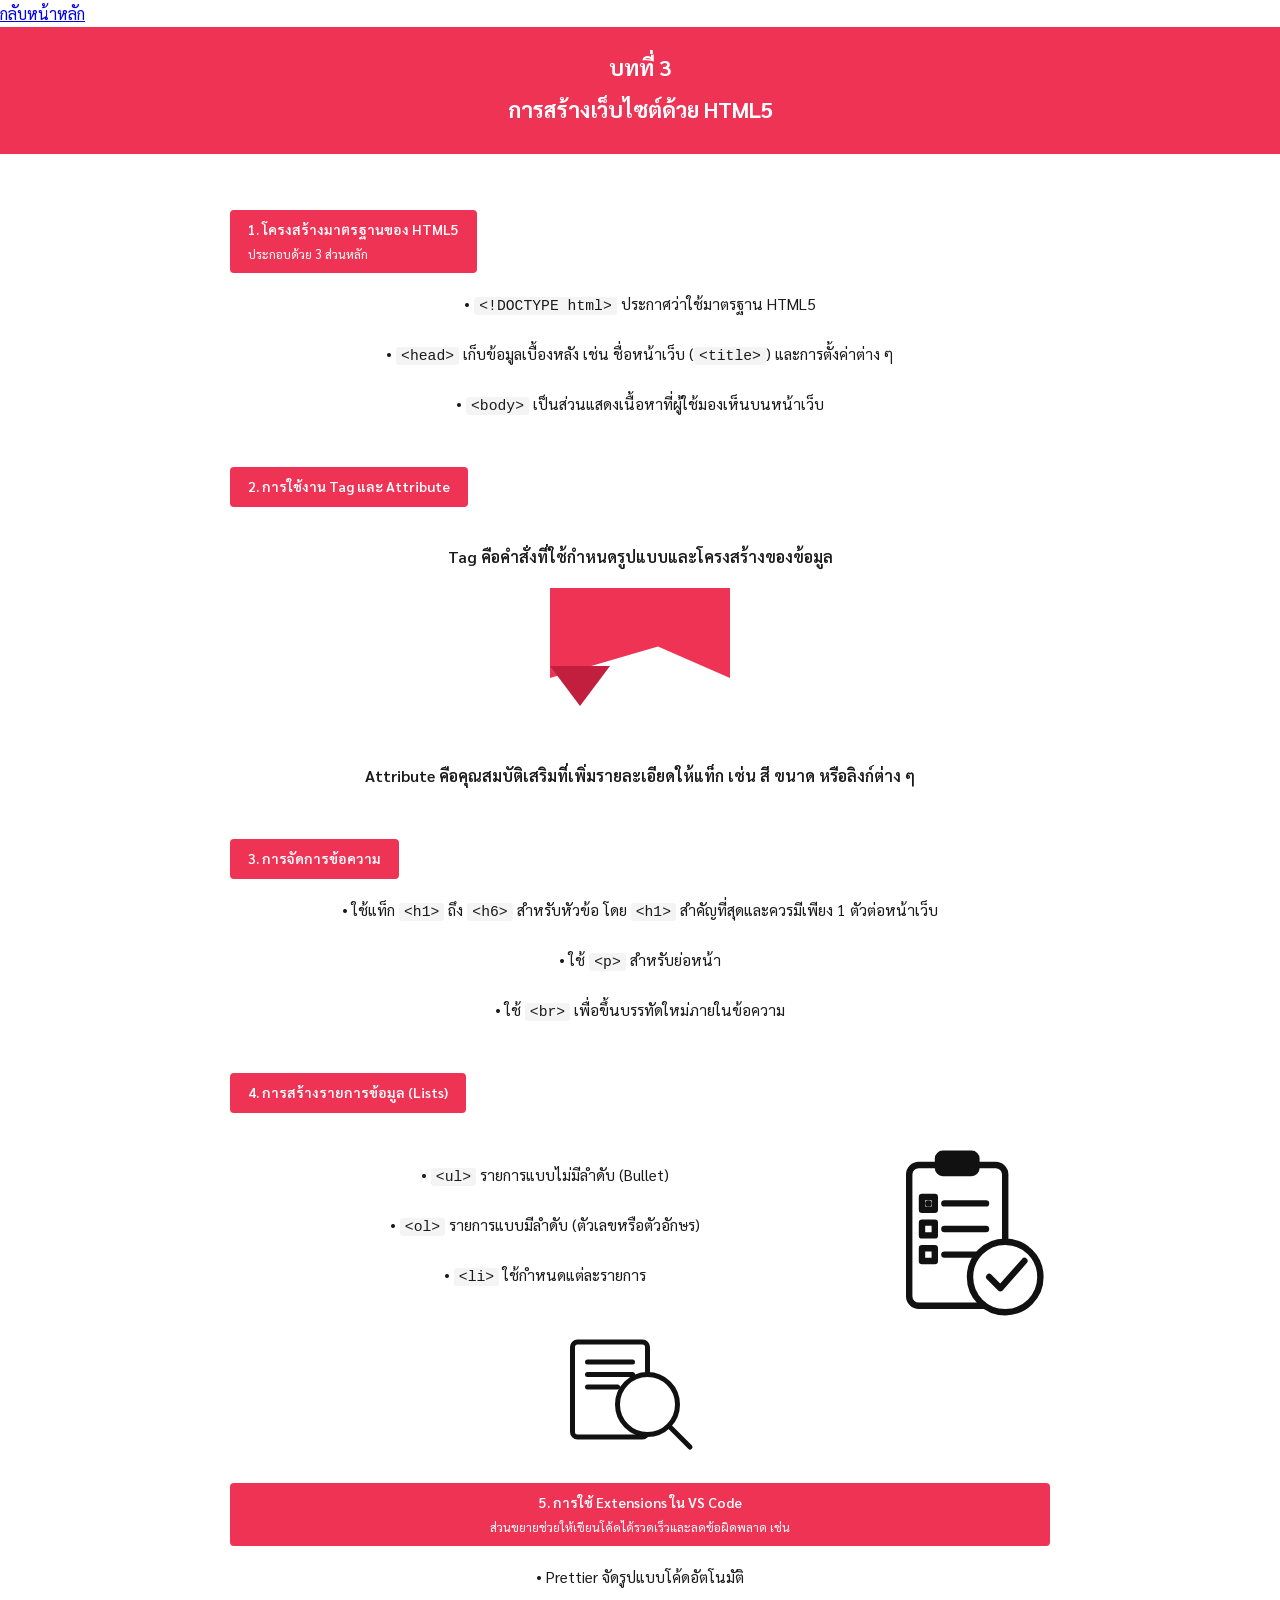
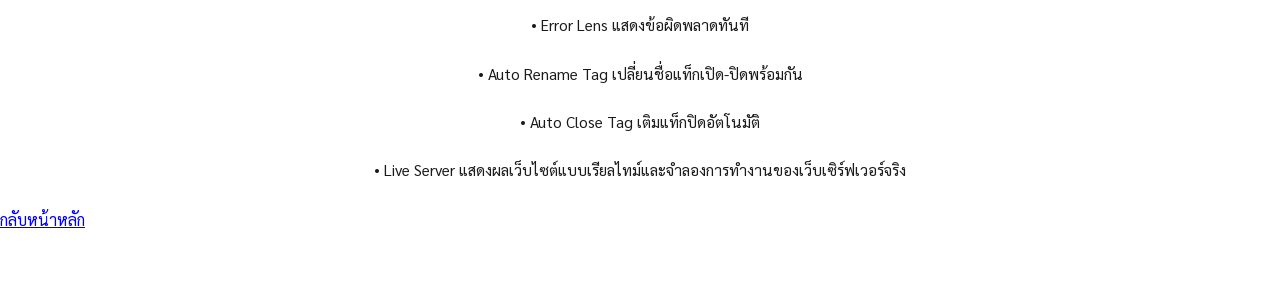
<file: pega/Ego3.html>
<!DOCTYPE html>
<html lang="th">
<head>
<meta charset="UTF-8">
<meta name="viewport" content="width=device-width, initial-scale=1.0">
<title>บทที่ 3 การสร้างเว็บไซต์ด้วย HTML5</title>
<link href="https://fonts.googleapis.com/css2?family=Sarabun:wght@400;600;700&display=swap" rel="stylesheet">
<style>
  *{box-sizing:border-box; margin:0; padding:0;}
  body{
    font-family:'Sarabun', sans-serif;
    background:#ffffff;
    color:#1a1a1a;
    line-height:1.7;
    padding-bottom:60px;
  }
  .wrap{max-width:900px; margin:0 auto; padding:0 40px;}

  .title-banner{
    background:#EE3355;
    color:#fff;
    text-align:center;
    padding:22px 20px 26px;
    margin-bottom:30px;
  }
  .title-banner h1{font-size:22px; font-weight:700; margin-bottom:4px;}
  .title-banner h2{font-size:22px; font-weight:700;}

  .red-tag{
    background:#EE3355;
    color:#fff;
    display:inline-block;
    padding:8px 18px;
    border-radius:4px;
    font-size:14px;
    font-weight:600;
    margin:26px 0 18px;
  }
  .red-tag.center{display:block; width:fit-content; margin-left:auto; margin-right:auto; text-align:center;}
  .red-tag.wide{display:block; width:100%; text-align:center;}
  .red-tag small{display:block; font-weight:400; font-size:12.5px; margin-top:2px;}

  ul{list-style:none;}
  li{margin-bottom:6px; font-size:14.5px;}
  li::before{content:"• "; }

  code{font-family:'Courier New', monospace; background:#f4f4f4; padding:1px 5px; border-radius:3px; font-size:0.95em;}

  .list-center{margin-top:10px;}
  .list-center li{text-align:center; font-size:16px; font-weight:600; margin-bottom:26px;}

  .list-center.small li{font-size:14.5px; font-weight:400;}

  .row{display:flex; align-items:center; gap:30px; margin-top:16px;}
  .row.reverse{flex-direction:row-reverse;}
  .row .visual{flex:0 0 auto;}
  .row .content{flex:1;}

  .indent-list li{font-size:15.5px; margin-bottom:22px; text-align:center;}

  /* ribbon icon */
  .ribbon{width:220px; height:150px; position:relative; margin:0 auto;}
  .ribbon .top{
    position:absolute; top:0; left:20px; width:180px; height:90px;
    background:#EE3355; clip-path:polygon(0 0, 100% 0, 100% 100%, 60% 65%, 0 100%);
  }
  .ribbon .fold{
    position:absolute; top:78px; left:20px; width:60px; height:40px;
    background:#c21f3f; clip-path:polygon(0 0, 100% 0, 50% 100%);
  }

  /* clipboard checklist icon */
  .clipboard{width:160px; height:180px; margin:0 auto; position:relative;}
  .clipboard svg{width:100%; height:100%;}

  /* magnifier document icon */
  .magdoc{width:150px; height:130px; margin:0 auto;}
  .magdoc svg{width:100%; height:100%;}
</style>
<div class="top-bar">
        <a class="btn-back" href="file:///C:/Users/pc/Downloads/Banklnwza/sss.html">
            <i class="fa-solid fa-arrow-left"></i> กลับหน้าหลัก
        </a>
    </div>
</head>
<body>
<div class="title-banner">
  <h1>บทที่ 3</h1>
  <h2>การสร้างเว็บไซต์ด้วย HTML5</h2>
</div>

<div class="wrap">

  <!-- 1. HTML5 Structure -->
  <div class="red-tag">
    1. โครงสร้างมาตรฐานของ HTML5
    <small>ประกอบด้วย 3 ส่วนหลัก</small>
  </div>

  <ul class="indent-list">
    <li><code>&lt;!DOCTYPE html&gt;</code> ประกาศว่าใช้มาตรฐาน HTML5</li>
    <li><code>&lt;head&gt;</code> เก็บข้อมูลเบื้องหลัง เช่น ชื่อหน้าเว็บ (<code>&lt;title&gt;</code>) และการตั้งค่าต่าง ๆ</li>
    <li><code>&lt;body&gt;</code> เป็นส่วนแสดงเนื้อหาที่ผู้ใช้มองเห็นบนหน้าเว็บ</li>
  </ul>

  <!-- 2. Tag & Attribute -->
  <div class="red-tag">2. การใช้งาน Tag และ Attribute</div>

  <p style="text-align:center; font-size:16px; font-weight:600; margin:18px 0;">Tag คือคำสั่งที่ใช้กำหนดรูปแบบและโครงสร้างของข้อมูล</p>

  <div class="ribbon"><div class="top"></div><div class="fold"></div></div>

  <p style="text-align:center; font-size:16px; font-weight:600; margin:24px 0;">Attribute คือคุณสมบัติเสริมที่เพิ่มรายละเอียดให้แท็ก เช่น สี ขนาด หรือลิงก์ต่าง ๆ</p>

  <!-- 3. Text formatting -->
  <div class="red-tag">3. การจัดการข้อความ</div>

  <ul class="indent-list">
    <li>ใช้แท็ก <code>&lt;h1&gt;</code> ถึง <code>&lt;h6&gt;</code> สำหรับหัวข้อ โดย <code>&lt;h1&gt;</code> สำคัญที่สุดและควรมีเพียง 1 ตัวต่อหน้าเว็บ</li>
    <li>ใช้ <code>&lt;p&gt;</code> สำหรับย่อหน้า</li>
    <li>ใช้ <code>&lt;br&gt;</code> เพื่อขึ้นบรรทัดใหม่ภายในข้อความ</li>
  </ul>

  <!-- 4. Lists -->
  <div class="red-tag">4. การสร้างรายการข้อมูล (Lists)</div>

  <div class="row">
    <div class="content">
      <ul class="indent-list">
        <li><code>&lt;ul&gt;</code> รายการแบบไม่มีลำดับ (Bullet)</li>
        <li><code>&lt;ol&gt;</code> รายการแบบมีลำดับ (ตัวเลขหรือตัวอักษร)</li>
        <li><code>&lt;li&gt;</code> ใช้กำหนดแต่ละรายการ</li>
      </ul>
    </div>
    <div class="visual">
      <div class="clipboard">
        <svg viewBox="0 0 100 110" fill="none" stroke="#111" stroke-width="4" stroke-linecap="round" stroke-linejoin="round">
          <rect x="12" y="10" width="60" height="88" rx="6"/>
          <rect x="30" y="3" width="24" height="12" rx="3" fill="#111"/>
          <line x1="24" y1="34" x2="24" y2="34"/>
          <rect x="20" y="30" width="8" height="8"/>
          <line x1="34" y1="34" x2="60" y2="34"/>
          <rect x="20" y="46" width="8" height="8"/>
          <line x1="34" y1="50" x2="60" y2="50"/>
          <rect x="20" y="62" width="8" height="8"/>
          <line x1="34" y1="66" x2="60" y2="66"/>
          <circle cx="72" cy="80" r="22" fill="#fff"/>
          <path d="M62 80 L69 87 L84 70"/>
        </svg>
      </div>
    </div>
  </div>

  <div class="magdoc">
    <svg viewBox="0 0 120 100" fill="none" stroke="#111" stroke-width="4" stroke-linecap="round" stroke-linejoin="round">
      <rect x="6" y="10" width="60" height="76" rx="4"/>
      <line x1="18" y1="26" x2="54" y2="26"/>
      <line x1="18" y1="36" x2="54" y2="36"/>
      <line x1="18" y1="46" x2="42" y2="46"/>
      <circle cx="66" cy="60" r="24" fill="#fff"/>
      <line x1="84" y1="78" x2="100" y2="94"/>
    </svg>
  </div>

  <!-- 5. VS Code Extensions -->
  <div class="red-tag wide">
    5. การใช้ Extensions ใน VS Code
    <small>ส่วนขยายช่วยให้เขียนโค้ดได้รวดเร็วและลดข้อผิดพลาด เช่น</small>
  </div>

  <ul class="indent-list">
    <li>Prettier จัดรูปแบบโค้ดอัตโนมัติ</li>
    <li>Error Lens แสดงข้อผิดพลาดทันที</li>
    <li>Auto Rename Tag เปลี่ยนชื่อแท็กเปิด-ปิดพร้อมกัน</li>
    <li>Auto Close Tag เติมแท็กปิดอัตโนมัติ</li>
    <li>Live Server แสดงผลเว็บไซต์แบบเรียลไทม์และจำลองการทำงานของเว็บเซิร์ฟเวอร์จริง</li>
  </ul>
</div>
 <div class="top-bar">
        <a class="btn-back" href="index.html">
            <i class="fa-solid fa-arrow-left"></i> กลับหน้าหลัก
        </a>
    </div>
</div>
</body>
</html>
</file>
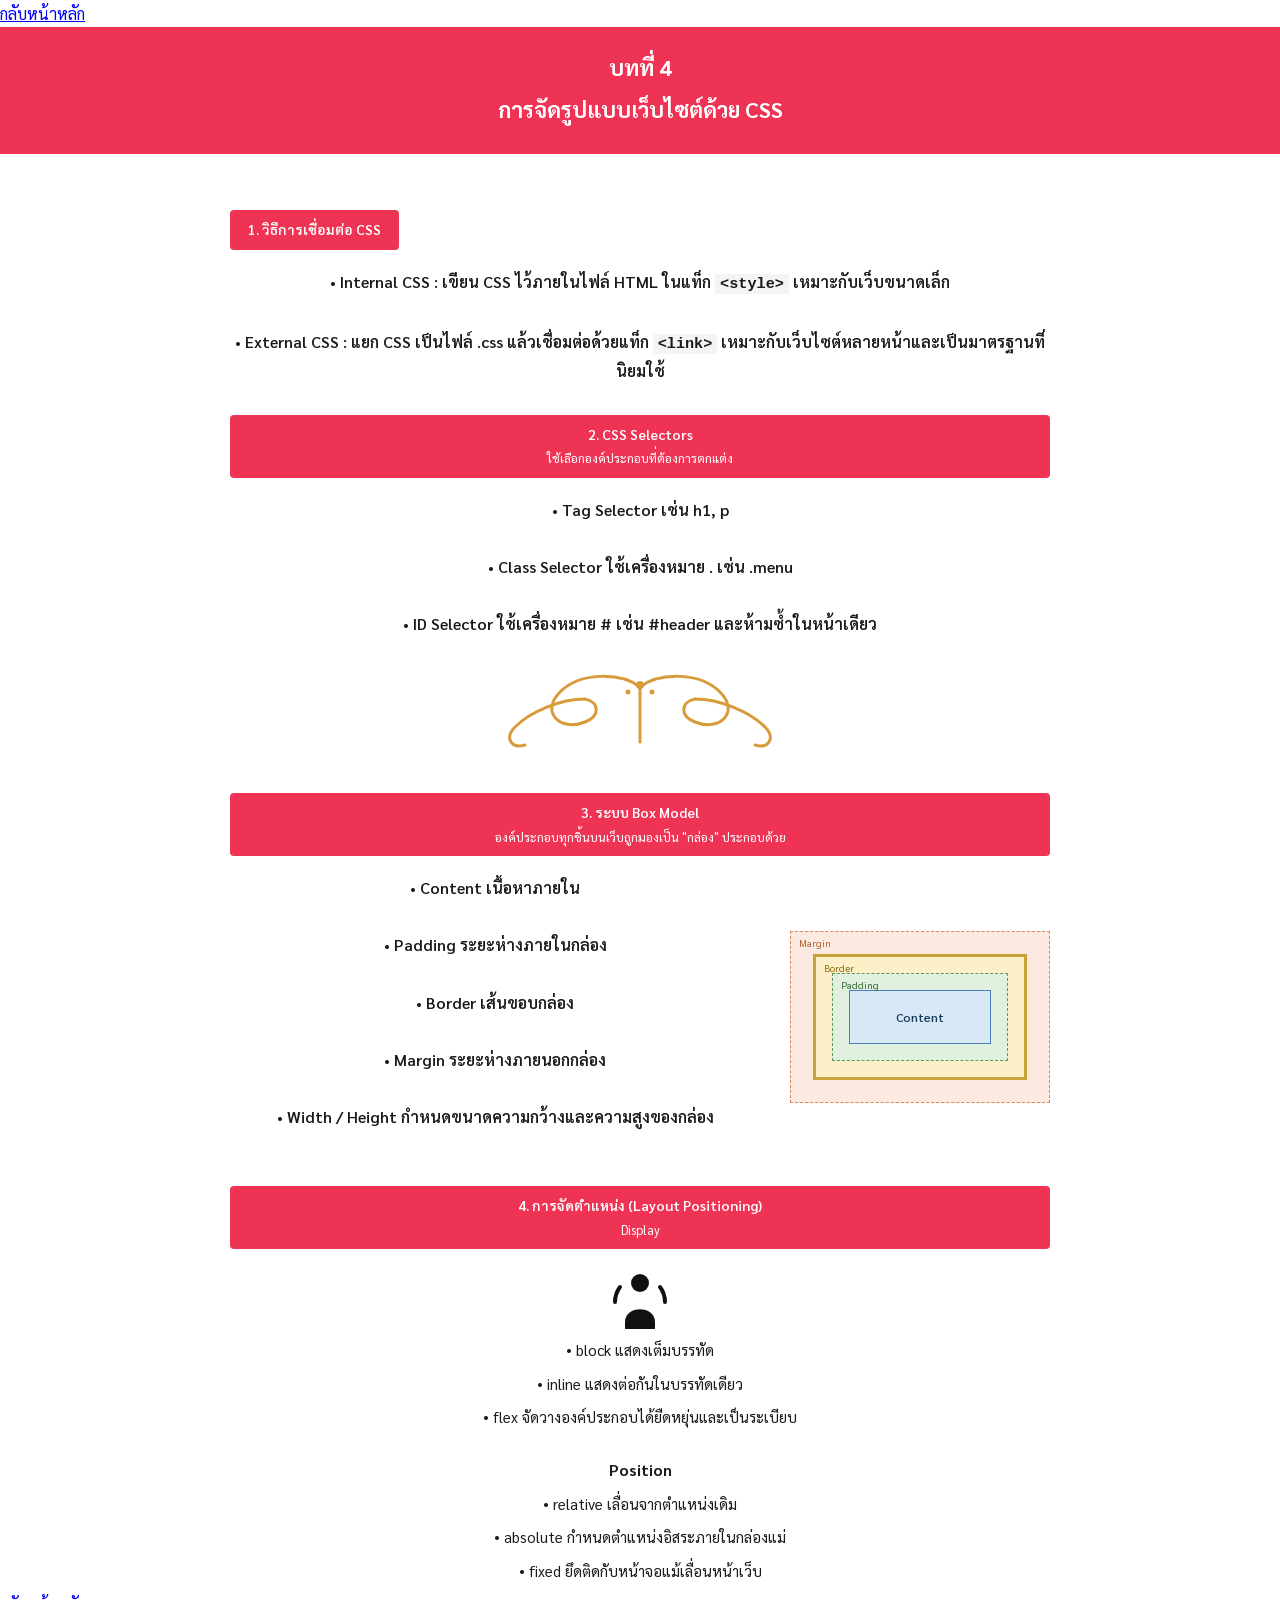
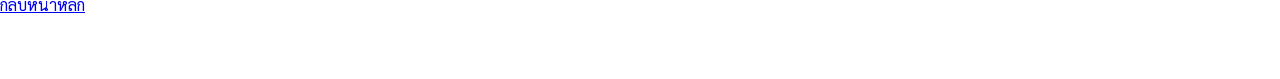
<file: pega/Ego4.html>
<!DOCTYPE html>
<html lang="th">
<head>
<meta charset="UTF-8">
<meta name="viewport" content="width=device-width, initial-scale=1.0">
<title>บทที่ 4 การจัดรูปแบบเว็บไซต์ด้วย CSS</title>
<link href="https://fonts.googleapis.com/css2?family=Sarabun:wght@400;600;700&display=swap" rel="stylesheet">
<style>
  *{box-sizing:border-box; margin:0; padding:0;}
  body{
    font-family:'Sarabun', sans-serif;
    background:#ffffff;
    color:#1a1a1a;
    line-height:1.7;
    padding-bottom:60px;
  }
  .wrap{max-width:900px; margin:0 auto; padding:0 40px;}

  .title-banner{
    background:#EE3355;
    color:#fff;
    text-align:center;
    padding:22px 20px 26px;
    margin-bottom:30px;
  }
  .title-banner h1{font-size:22px; font-weight:700; margin-bottom:4px;}
  .title-banner h2{font-size:22px; font-weight:700;}

  .red-tag{
    background:#EE3355;
    color:#fff;
    display:inline-block;
    padding:8px 18px;
    border-radius:4px;
    font-size:14px;
    font-weight:600;
    margin:26px 0 18px;
  }
  .red-tag.center{display:block; width:fit-content; margin-left:auto; margin-right:auto; text-align:center;}
  .red-tag.wide{display:block; width:100%; text-align:center;}
  .red-tag small{display:block; font-weight:400; font-size:12.5px; margin-top:2px;}

  ul{list-style:none;}
  li{margin-bottom:6px; font-size:14.5px;}
  li::before{content:"• "; }

  code{font-family:'Courier New', monospace; background:#f4f4f4; padding:1px 5px; border-radius:3px; font-size:0.95em;}

  .indent-list li{font-size:16px; font-weight:600; text-align:center; margin-bottom:30px;}
  .indent-list.tight li{margin-bottom:8px; font-weight:400; font-size:15px;}

  .row{display:flex; align-items:center; gap:30px; margin-top:16px;}
  .row .visual{flex:0 0 auto;}
  .row .content{flex:1;}

  .subhead{text-align:center; font-weight:700; font-size:16px; margin:26px 0 8px;}

  /* ornamental flourish divider */
  .flourish{width:340px; height:100px; margin:20px auto;}
  .flourish svg{width:100%; height:100%;}

  /* box model diagram */
  .boxmodel{width:260px; margin:20px auto; text-align:center;}
  .bm-margin{background:#fce9df; border:1px dashed #d98a55; padding:22px; position:relative;}
  .bm-margin::before{content:'Margin'; position:absolute; top:2px; left:8px; font-size:10px; color:#b06030;}
  .bm-border{background:#fdf0c8; border:3px solid #caa23a; padding:16px; position:relative;}
  .bm-border::before{content:'Border'; position:absolute; top:2px; left:8px; font-size:10px; color:#8a6a10;}
  .bm-padding{background:#e2f0e0; border:1px dashed #5a9a52; padding:16px; position:relative;}
  .bm-padding::before{content:'Padding'; position:absolute; top:2px; left:8px; font-size:10px; color:#3a6a35;}
  .bm-content{background:#d7e8f7; border:1px solid #4a7fbf; padding:16px; font-size:12px; font-weight:600; color:#1a3a5c;}

  /* people / positioning icon */
  .peopleicon{width:70px; height:70px; margin:0 auto;}
  .peopleicon svg{width:100%; height:100%;}

  h4.section-plain{font-size:14.5px; font-weight:700; margin:8px 0 4px;}
</style>
<div class="top-bar">
        <a class="btn-back" href="file:///C:/Users/pc/Downloads/Banklnwza/sss.html">
            <i class="fa-solid fa-arrow-left"></i> กลับหน้าหลัก
        </a>
    </div>
</head>
<body>
<div class="title-banner">
  <h1>บทที่ 4</h1>
  <h2>การจัดรูปแบบเว็บไซต์ด้วย CSS</h2>
</div>

<div class="wrap">

  <!-- 1. CSS Connection Methods -->
  <div class="red-tag">1. วิธีการเชื่อมต่อ CSS</div>

  <ul class="indent-list">
    <li>Internal CSS : เขียน CSS ไว้ภายในไฟล์ HTML ในแท็ก <code>&lt;style&gt;</code> เหมาะกับเว็บขนาดเล็ก</li>
    <li>External CSS : แยก CSS เป็นไฟล์ .css แล้วเชื่อมต่อด้วยแท็ก <code>&lt;link&gt;</code> เหมาะกับเว็บไซต์หลายหน้าและเป็นมาตรฐานที่นิยมใช้</li>
  </ul>

  <!-- 2. CSS Selectors -->
  <div class="red-tag wide">
    2. CSS Selectors
    <small>ใช้เลือกองค์ประกอบที่ต้องการตกแต่ง</small>
  </div>

  <ul class="indent-list">
    <li>Tag Selector เช่น h1, p</li>
    <li>Class Selector ใช้เครื่องหมาย . เช่น .menu</li>
    <li>ID Selector ใช้เครื่องหมาย # เช่น #header และห้ามซ้ำในหน้าเดียว</li>
  </ul>

  <div class="flourish">
    <svg viewBox="0 0 340 100" fill="none" stroke="#d99a3a" stroke-width="3" stroke-linecap="round">
      <path d="M170 20 C150 5, 110 5, 90 25 C70 45, 90 65, 115 55 C130 49, 130 35, 115 32"/>
      <path d="M170 20 C190 5, 230 5, 250 25 C270 45, 250 65, 225 55 C210 49, 210 35, 225 32"/>
      <path d="M115 32 C90 32, 60 45, 45 60 C35 70, 40 82, 55 78"/>
      <path d="M225 32 C250 32, 280 45, 295 60 C305 70, 300 82, 285 78"/>
      <path d="M170 20 L170 75" stroke-width="3"/>
      <circle cx="170" cy="18" r="4" fill="#d99a3a" stroke="none"/>
      <circle cx="158" cy="25" r="2.5" fill="#d99a3a" stroke="none"/>
      <circle cx="182" cy="25" r="2.5" fill="#d99a3a" stroke="none"/>
    </svg>
  </div>

  <!-- 3. Box Model -->
  <div class="red-tag wide">
    3. ระบบ Box Model
    <small>องค์ประกอบทุกชิ้นบนเว็บถูกมองเป็น "กล่อง" ประกอบด้วย</small>
  </div>

  <div class="row">
    <div class="content">
      <ul class="indent-list">
        <li>Content เนื้อหาภายใน</li>
        <li>Padding ระยะห่างภายในกล่อง</li>
        <li>Border เส้นขอบกล่อง</li>
        <li>Margin ระยะห่างภายนอกกล่อง</li>
        <li>Width / Height กำหนดขนาดความกว้างและความสูงของกล่อง</li>
      </ul>
    </div>
    <div class="visual">
      <div class="boxmodel">
        <div class="bm-margin">
          <div class="bm-border">
            <div class="bm-padding">
              <div class="bm-content">Content</div>
            </div>
          </div>
        </div>
      </div>
    </div>
  </div>

  <!-- 4. Layout Positioning -->
  <div class="red-tag wide">
    4. การจัดตำแหน่ง (Layout Positioning)
    <small>Display</small>
  </div>

  <div class="peopleicon">
    <svg viewBox="0 0 70 70" fill="#111">
      <circle cx="35" cy="16" r="9"/>
      <path d="M20 55 C20 38, 50 38, 50 55 L50 62 L20 62 Z"/>
      <path d="M10 35 A25 25 0 0 1 15 20" fill="none" stroke="#111" stroke-width="4" stroke-linecap="round"/>
      <path d="M60 35 A25 25 0 0 0 55 20" fill="none" stroke="#111" stroke-width="4" stroke-linecap="round"/>
    </svg>
  </div>

  <ul class="indent-list tight">
    <li>block แสดงเต็มบรรทัด</li>
    <li>inline แสดงต่อกันในบรรทัดเดียว</li>
    <li>flex จัดวางองค์ประกอบได้ยืดหยุ่นและเป็นระเบียบ</li>
  </ul>

  <p class="subhead">Position</p>

  <ul class="indent-list tight">
    <li>relative เลื่อนจากตำแหน่งเดิม</li>
    <li>absolute กำหนดตำแหน่งอิสระภายในกล่องแม่</li>
    <li>fixed ยึดติดกับหน้าจอแม้เลื่อนหน้าเว็บ</li>
  </ul>
</div>
 <div class="top-bar">
        <a class="btn-back" href="index.html">
            <i class="fa-solid fa-arrow-left"></i> กลับหน้าหลัก
        </a>
    </div>
</div>
</body>
</html>
</file>
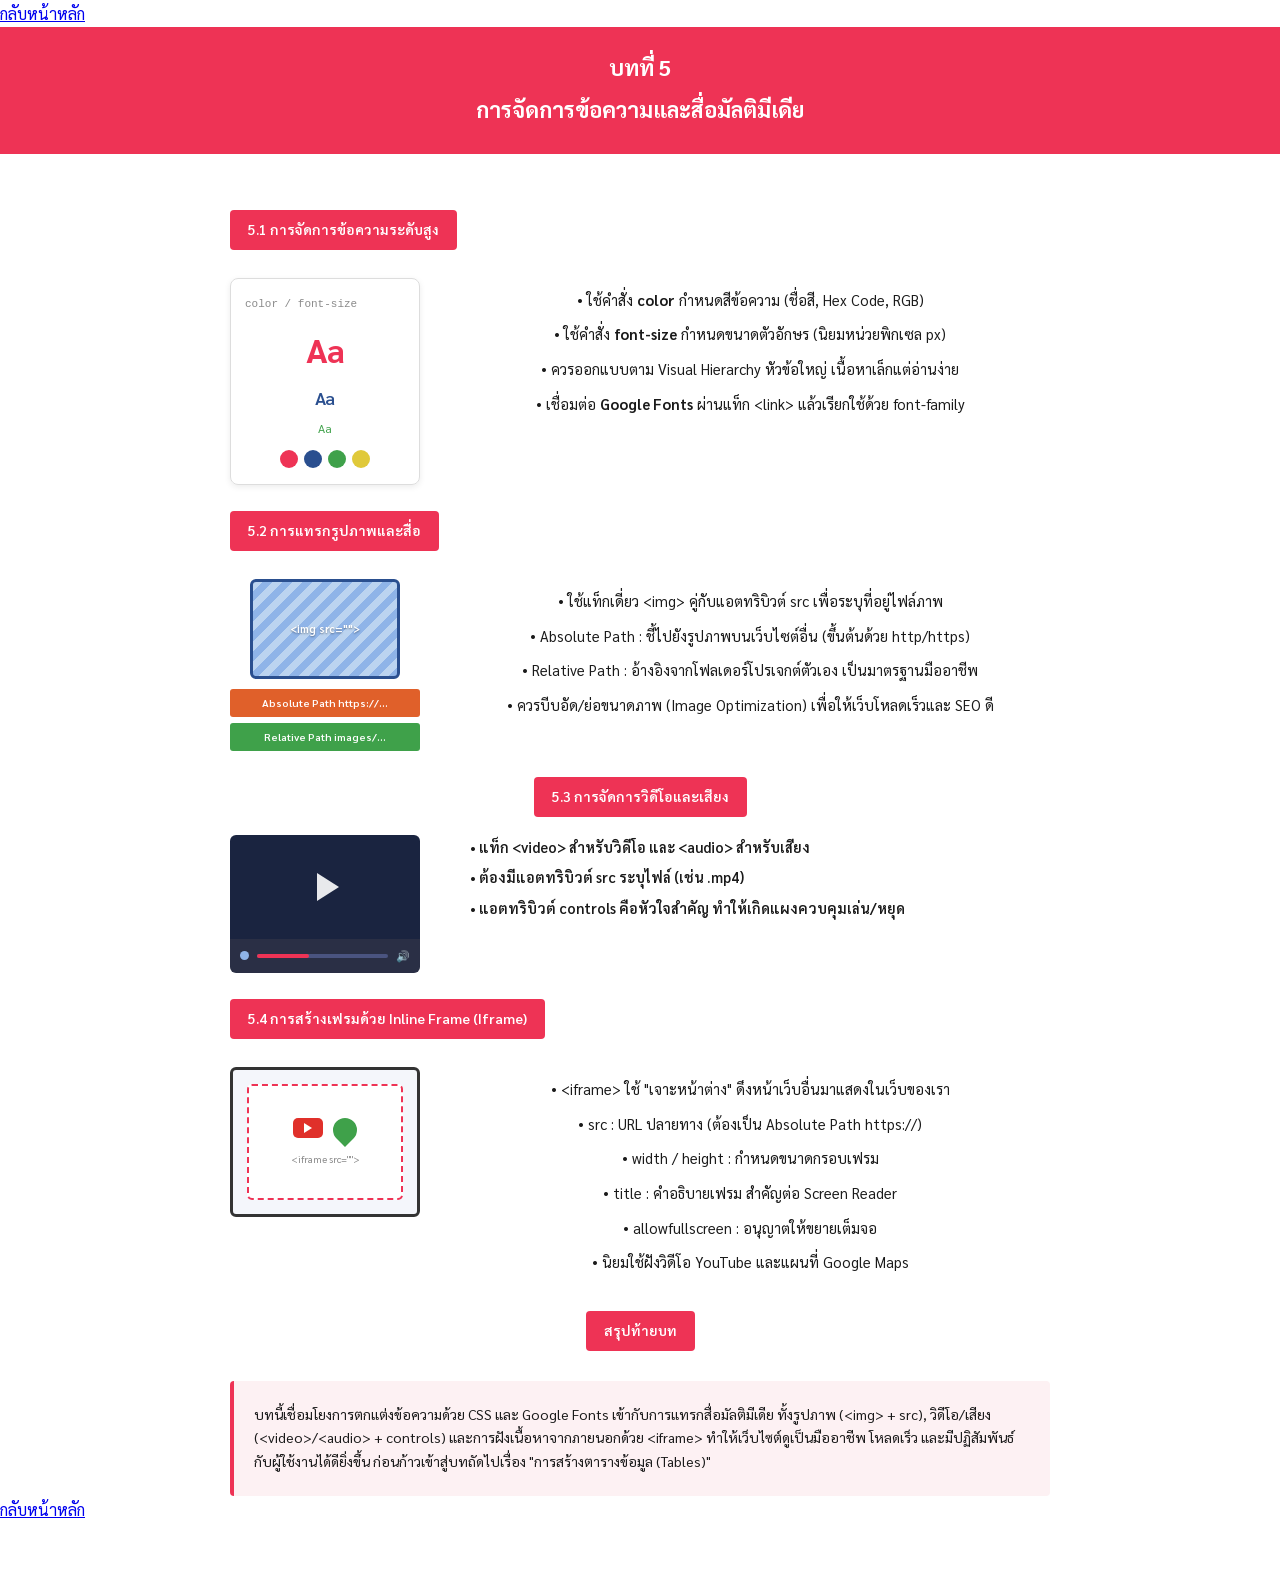
<file: pega/ego5.html>
<!DOCTYPE html>
<html lang="th">
<head>
<meta charset="UTF-8">
<meta name="viewport" content="width=device-width, initial-scale=1.0">
<title>บทที่ 5 การจัดการข้อความและสื่อมัลติมีเดีย</title>
<link href="https://fonts.googleapis.com/css2?family=Sarabun:wght@400;600;700&display=swap" rel="stylesheet">
<style>
  *{box-sizing:border-box; margin:0; padding:0;}
  body{
    font-family:'Sarabun', sans-serif;
    background:#ffffff;
    color:#1a1a1a;
    line-height:1.7;
    padding-bottom:60px;
  }
  .wrap{max-width:900px; margin:0 auto; padding:0 40px;}

  .title-banner{
    background:#EE3355;
    color:#fff;
    text-align:center;
    padding:22px 20px 26px;
    margin-bottom:30px;
  }
  .title-banner h1{font-size:22px; font-weight:700; margin-bottom:4px;}
  .title-banner h2{font-size:22px; font-weight:700;}

  .red-tag{
    background:#EE3355;
    color:#fff;
    display:inline-block;
    padding:8px 18px;
    border-radius:4px;
    font-size:14px;
    font-weight:600;
    margin:26px 0 18px;
  }
  .red-tag.center{display:block; width:fit-content; margin-left:auto; margin-right:auto; text-align:center;}

  ul{list-style:none;}
  .indent1{margin-left:20px;}
  li{margin-bottom:6px; font-size:14.5px;}
  li::before{content:"• "; }

  p.plain{margin:6px 0; font-size:14.5px;}

  .list-center li{text-align:center; font-size:14.5px; margin-bottom:10px;}
  .list-center{margin-top:10px;}

  .row{display:flex; align-items:flex-start; gap:30px; margin-top:10px;}
  .row .visual{flex:0 0 auto;}
  .row .content{flex:1;}

  /* 1. text styling sample */
  .text-card{
    width:190px; border:1px solid #ddd; border-radius:8px; padding:16px 14px;
    box-shadow:0 2px 6px rgba(0,0,0,0.08); text-align:center;
  }
  .text-card .css-line{font-family:'Courier New',monospace; font-size:11px; color:#8a8a8a; text-align:left; margin-bottom:8px;}
  .text-card .sample-big{font-size:34px; font-weight:700; color:#EE3355;}
  .text-card .sample-mid{font-size:18px; font-weight:600; color:#2a4f8f; margin-top:4px;}
  .text-card .sample-small{font-size:12px; color:#3fa14a; margin-top:4px;}
  .swatches{display:flex; justify-content:center; gap:6px; margin-top:12px;}
  .swatch{width:18px; height:18px; border-radius:50%;}
  .sw1{background:#EE3355;} .sw2{background:#2a4f8f;} .sw3{background:#3fa14a;} .sw4{background:#e0c93a;}

  /* 2. image/path signpost */
  .img-scene{width:190px; display:flex; flex-direction:column; align-items:center; gap:10px;}
  .img-frame{
    width:150px; height:100px; border:3px solid #2a4f8f; border-radius:6px;
    background:linear-gradient(135deg,#bcd4f0 25%,#8fb4e8 25%,#8fb4e8 50%,#bcd4f0 50%,#bcd4f0 75%,#8fb4e8 75%);
    background-size:20px 20px;
    display:flex; align-items:center; justify-content:center;
    font-size:11px; font-weight:700; color:#fff; text-shadow:0 1px 2px rgba(0,0,0,0.4);
  }
  .path-signs{display:flex; flex-direction:column; gap:6px; width:100%;}
  .path-sign{
    font-size:10.5px; font-weight:600; color:#fff; border-radius:3px; padding:5px 8px; text-align:center;
  }
  .path-sign.abs{background:#e0602a;}
  .path-sign.rel{background:#3fa14a;}

  /* 3. video player mockup */
  .video-card{width:190px;}
  .video-screen{
    width:100%; height:104px; background:#1a2440; border-radius:6px 6px 0 0;
    display:flex; align-items:center; justify-content:center; position:relative;
  }
  .play-btn{
    width:0; height:0;
    border-top:14px solid transparent; border-bottom:14px solid transparent;
    border-left:22px solid #fff; margin-left:6px; opacity:0.9;
  }
  .video-controls{
    background:#2a2f45; border-radius:0 0 6px 6px; padding:8px 10px;
    display:flex; align-items:center; gap:8px;
  }
  .video-controls .dot{width:9px; height:9px; border-radius:50%; background:#8fb4e8;}
  .video-controls .bar{flex:1; height:4px; background:#4a5480; border-radius:2px; position:relative;}
  .video-controls .bar::after{content:''; position:absolute; left:0; top:0; height:100%; width:40%; background:#EE3355; border-radius:2px;}
  .video-controls .vol{font-size:11px; color:#bcd4f0;}

  /* 4. iframe window-in-window */
  .iframe-scene{
    width:190px; height:150px; border:3px solid #333; border-radius:6px;
    background:#f4f6fb; position:relative; padding:14px; display:flex; align-items:center; justify-content:center;
  }
  .iframe-inner{
    width:100%; height:100%; border:2px dashed #EE3355; border-radius:5px;
    display:flex; flex-direction:column; align-items:center; justify-content:center; gap:6px;
    background:#fff;
  }
  .iframe-inner .icon-row{display:flex; gap:10px;}
  .yt-icon{
    width:30px; height:20px; background:#e0302a; border-radius:5px; position:relative;
  }
  .yt-icon::after{
    content:''; position:absolute; top:50%; left:50%; transform:translate(-50%,-50%);
    border-top:5px solid transparent; border-bottom:5px solid transparent; border-left:8px solid #fff;
  }
  .map-icon{
    width:24px; height:24px; border-radius:50% 50% 50% 0; background:#3fa14a; transform:rotate(-45deg);
  }
  .iframe-inner .label{font-size:10px; color:#888; margin-top:2px;}

  h4.section-plain{font-size:14.5px; font-weight:700; margin:8px 0 4px;}

  .summary-box{
    margin-top:30px; background:#fdf1f3; border-left:4px solid #EE3355;
    border-radius:4px; padding:16px 20px;
  }
  .summary-box p.plain{font-size:14px;}
</style>
<div class="top-bar">
        <a class="btn-back" href="file:///C:/Users/pc/Downloads/Banklnwza/sss.html">
            <i class="fa-solid fa-arrow-left"></i> กลับหน้าหลัก
        </a>
    </div>
</head>
<body>
<div class="title-banner">
  <h1>บทที่ 5</h1>
  <h2>การจัดการข้อความและสื่อมัลติมีเดีย</h2>
</div>

<div class="wrap">

  <!-- 1. Advanced Text -->
  <div class="red-tag">5.1 การจัดการข้อความระดับสูง</div>

  <div class="row">
    <div class="visual">
      <div class="text-card">
        <div class="css-line">color / font-size</div>
        <div class="sample-big">Aa</div>
        <div class="sample-mid">Aa</div>
        <div class="sample-small">Aa</div>
        <div class="swatches">
          <div class="swatch sw1"></div>
          <div class="swatch sw2"></div>
          <div class="swatch sw3"></div>
          <div class="swatch sw4"></div>
        </div>
      </div>
    </div>
    <div class="content">
      <ul class="list-center">
        <li>ใช้คำสั่ง <b>color</b> กำหนดสีข้อความ (ชื่อสี, Hex Code, RGB)</li>
        <li>ใช้คำสั่ง <b>font-size</b> กำหนดขนาดตัวอักษร (นิยมหน่วยพิกเซล px)</li>
        <li>ควรออกแบบตาม Visual Hierarchy หัวข้อใหญ่ เนื้อหาเล็กแต่อ่านง่าย</li>
        <li>เชื่อมต่อ <b>Google Fonts</b> ผ่านแท็ก &lt;link&gt; แล้วเรียกใช้ด้วย font-family</li>
      </ul>
    </div>
  </div>

  <!-- 2. Images & Media -->
  <div class="red-tag">5.2 การแทรกรูปภาพและสื่อ</div>

  <div class="row">
    <div class="visual">
      <div class="img-scene">
        <div class="img-frame">&lt;img src=""&gt;</div>
        <div class="path-signs">
          <div class="path-sign abs">Absolute Path https://...</div>
          <div class="path-sign rel">Relative Path images/...</div>
        </div>
      </div>
    </div>
    <div class="content">
      <ul class="list-center">
        <li>ใช้แท็กเดี่ยว &lt;img&gt; คู่กับแอตทริบิวต์ src เพื่อระบุที่อยู่ไฟล์ภาพ</li>
        <li>Absolute Path : ชี้ไปยังรูปภาพบนเว็บไซต์อื่น (ขึ้นต้นด้วย http/https)</li>
        <li>Relative Path : อ้างอิงจากโฟลเดอร์โปรเจกต์ตัวเอง เป็นมาตรฐานมืออาชีพ</li>
        <li>ควรบีบอัด/ย่อขนาดภาพ (Image Optimization) เพื่อให้เว็บโหลดเร็วและ SEO ดี</li>
      </ul>
    </div>
  </div>

  <!-- 3. Video & Audio -->
  <div class="red-tag center">5.3 การจัดการวิดีโอและเสียง</div>

  <div class="row">
    <div class="visual">
      <div class="video-card">
        <div class="video-screen"><div class="play-btn"></div></div>
        <div class="video-controls">
          <div class="dot"></div>
          <div class="bar"></div>
          <div class="vol">🔊</div>
        </div>
      </div>
    </div>
    <div class="content">
      <ul class="indent1" style="font-weight:600; font-size:16px;">
        <li>แท็ก &lt;video&gt; สำหรับวิดีโอ และ &lt;audio&gt; สำหรับเสียง</li>
        <li>ต้องมีแอตทริบิวต์ src ระบุไฟล์ (เช่น .mp4)</li>
        <li>แอตทริบิวต์ controls คือหัวใจสำคัญ ทำให้เกิดแผงควบคุมเล่น/หยุด</li>
      </ul>
    </div>
  </div>

  <!-- 4. Iframe -->
  <div class="red-tag">5.4 การสร้างเฟรมด้วย Inline Frame (Iframe)</div>

  <div class="row">
    <div class="visual">
      <div class="iframe-scene">
        <div class="iframe-inner">
          <div class="icon-row">
            <div class="yt-icon"></div>
            <div class="map-icon"></div>
          </div>
          <div class="label">&lt;iframe src=""&gt;</div>
        </div>
      </div>
    </div>
    <div class="content">
      <ul class="list-center">
        <li>&lt;iframe&gt; ใช้ "เจาะหน้าต่าง" ดึงหน้าเว็บอื่นมาแสดงในเว็บของเรา</li>
        <li>src : URL ปลายทาง (ต้องเป็น Absolute Path https://)</li>
        <li>width / height : กำหนดขนาดกรอบเฟรม</li>
        <li>title : คำอธิบายเฟรม สำคัญต่อ Screen Reader</li>
        <li>allowfullscreen : อนุญาตให้ขยายเต็มจอ</li>
        <li>นิยมใช้ฝังวิดีโอ YouTube และแผนที่ Google Maps</li>
      </ul>
    </div>
  </div>

  <!-- Summary -->
  <div class="red-tag center">สรุปท้ายบท</div>
  <div class="summary-box">
    <p class="plain">
      บทนี้เชื่อมโยงการตกแต่งข้อความด้วย CSS และ Google Fonts เข้ากับการแทรกสื่อมัลติมีเดีย
      ทั้งรูปภาพ (&lt;img&gt; + src), วิดีโอ/เสียง (&lt;video&gt;/&lt;audio&gt; + controls)
      และการฝังเนื้อหาจากภายนอกด้วย &lt;iframe&gt; ทำให้เว็บไซต์ดูเป็นมืออาชีพ โหลดเร็ว
      และมีปฏิสัมพันธ์กับผู้ใช้งานได้ดียิ่งขึ้น ก่อนก้าวเข้าสู่บทถัดไปเรื่อง
      "การสร้างตารางข้อมูล (Tables)"
    </p>
  </div>
</div>
 <div class="top-bar">
        <a class="btn-back" href="index.html">
            <i class="fa-solid fa-arrow-left"></i> กลับหน้าหลัก
        </a>
    </div>
</div>
</body>
</html>
</file>
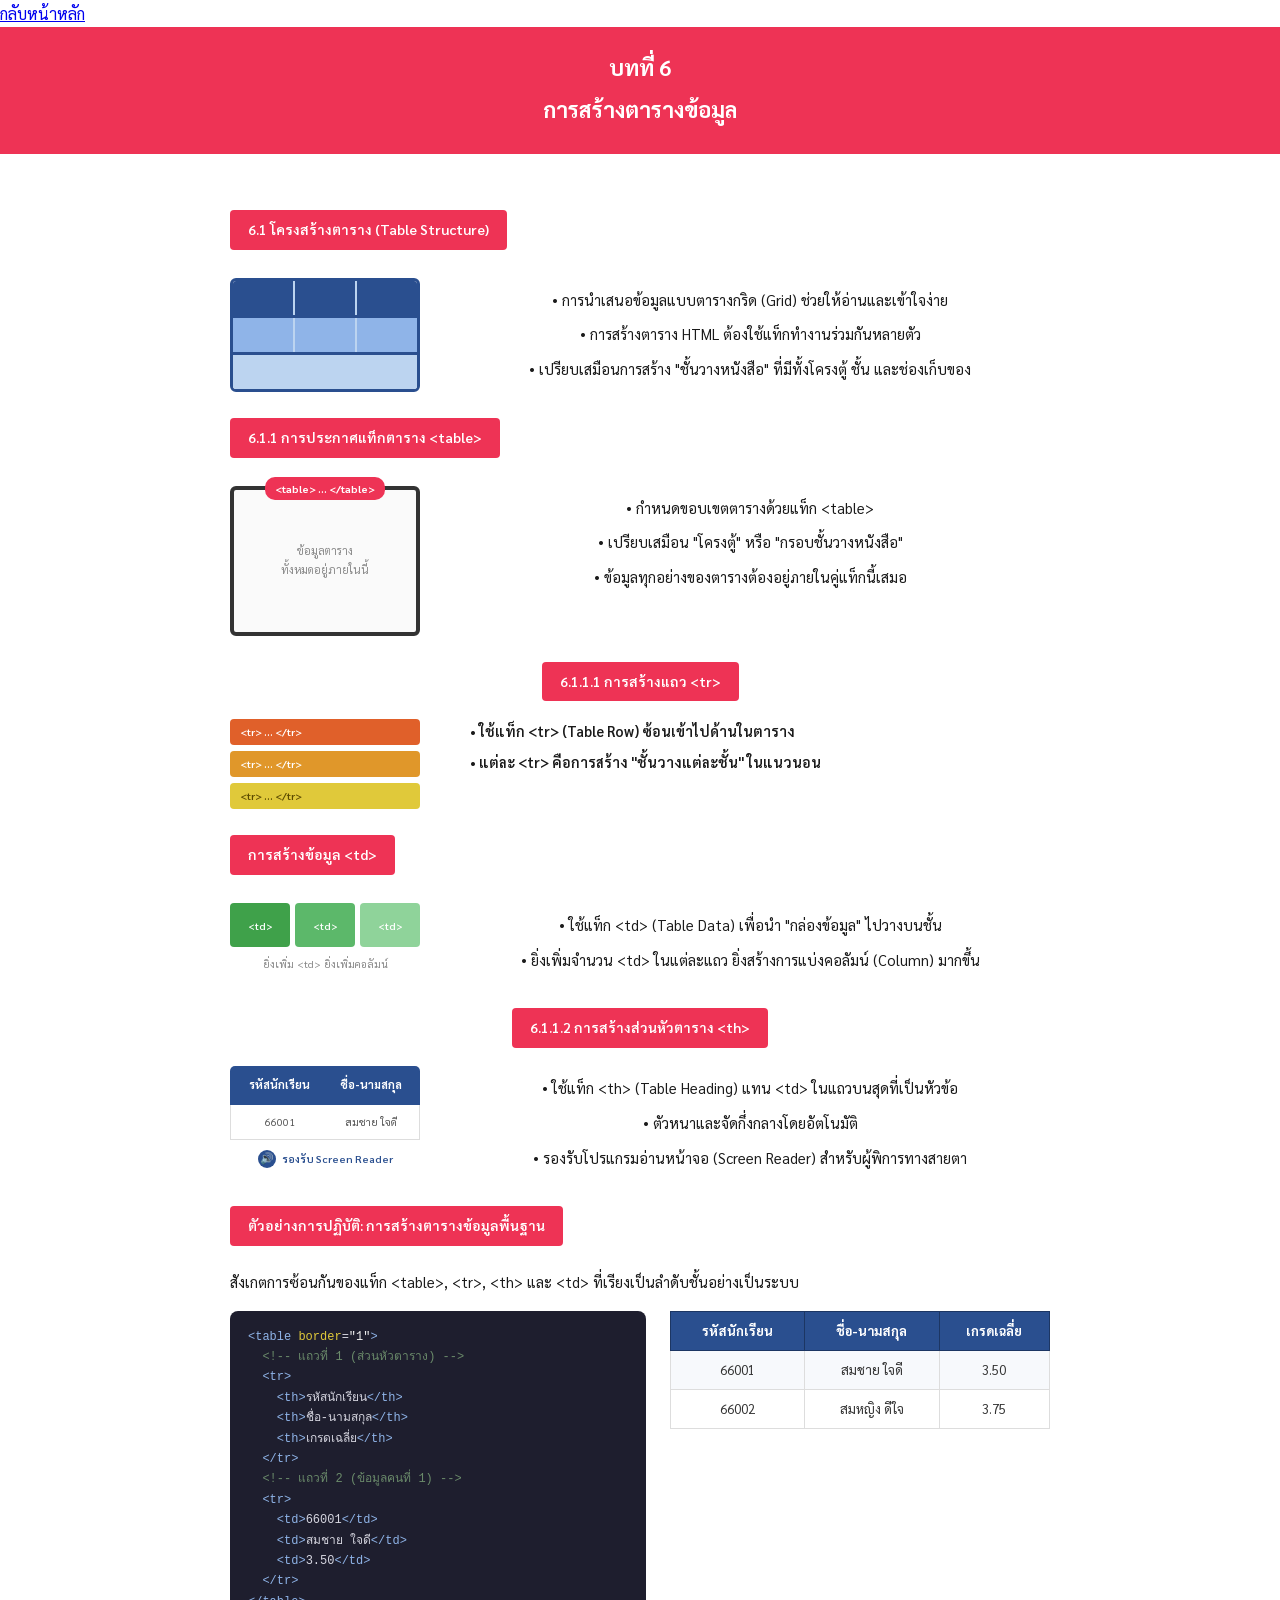
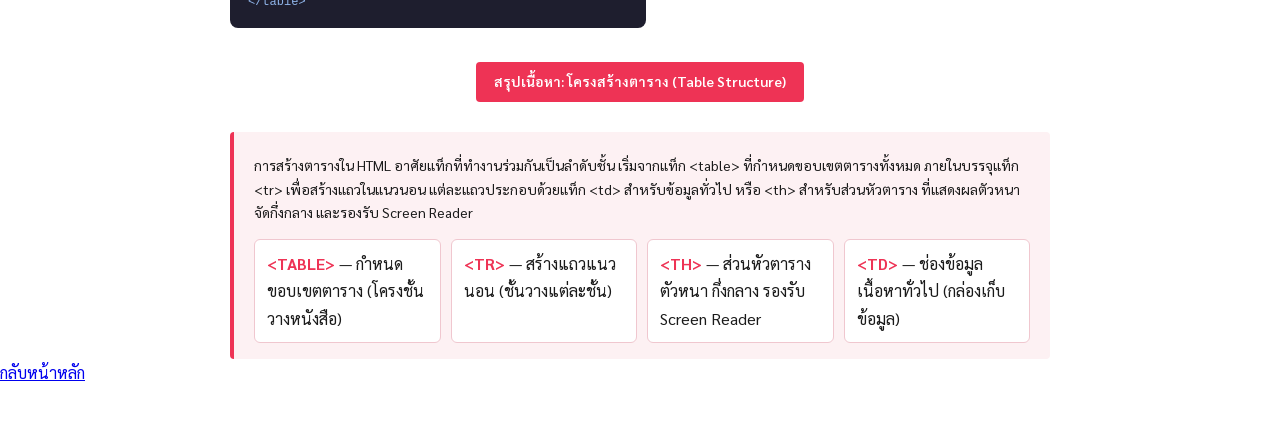
<file: pega/ego6.html>
<!DOCTYPE html>
<html lang="th">
<head>
<meta charset="UTF-8">
<meta name="viewport" content="width=device-width, initial-scale=1.0">
<title>บทที่ 6 การสร้างตารางข้อมูล</title>
<link href="https://fonts.googleapis.com/css2?family=Sarabun:wght@400;600;700&display=swap" rel="stylesheet">
<style>
  *{box-sizing:border-box; margin:0; padding:0;}
  body{
    font-family:'Sarabun', sans-serif;
    background:#ffffff;
    color:#1a1a1a;
    line-height:1.7;
    padding-bottom:60px;
  }
  .wrap{max-width:900px; margin:0 auto; padding:0 40px;}

  .title-banner{
    background:#EE3355;
    color:#fff;
    text-align:center;
    padding:22px 20px 26px;
    margin-bottom:30px;
  }
  .title-banner h1{font-size:22px; font-weight:700; margin-bottom:4px;}
  .title-banner h2{font-size:22px; font-weight:700;}

  .red-tag{
    background:#EE3355;
    color:#fff;
    display:inline-block;
    padding:8px 18px;
    border-radius:4px;
    font-size:14px;
    font-weight:600;
    margin:26px 0 18px;
  }
  .red-tag.center{display:block; width:fit-content; margin-left:auto; margin-right:auto; text-align:center;}

  ul{list-style:none;}
  .indent1{margin-left:20px;}
  li{margin-bottom:6px; font-size:14.5px;}
  li::before{content:"• "; }

  p.plain{margin:6px 0; font-size:14.5px;}

  .list-center li{text-align:center; font-size:14.5px; margin-bottom:10px;}
  .list-center{margin-top:10px;}

  .row{display:flex; align-items:flex-start; gap:30px; margin-top:10px;}
  .row .visual{flex:0 0 auto;}
  .row .content{flex:1;}

  h4.section-plain{font-size:14.5px; font-weight:700; margin:8px 0 4px;}

  /* 1. bookshelf / grid overview */
  .shelf-grid{
    width:190px; border:3px solid #2a4f8f; border-radius:6px; overflow:hidden;
  }
  .shelf-grid .srow{display:flex; border-bottom:3px solid #2a4f8f;}
  .shelf-grid .srow:last-child{border-bottom:none;}
  .shelf-grid .scell{
    flex:1; height:34px; border-right:2px solid #bcd4f0;
    display:flex; align-items:center; justify-content:center;
  }
  .shelf-grid .scell:last-child{border-right:none;}
  .shelf-grid .srow:nth-child(1) .scell{background:#2a4f8f;}
  .shelf-grid .srow:nth-child(2) .scell{background:#8fb4e8;}
  .shelf-grid .srow:nth-child(3) .scell{background:#bcd4f0;}

  /* 2. <table> frame */
  .table-tag-scene{
    width:190px; height:150px; border:4px solid #333; border-radius:6px;
    display:flex; align-items:center; justify-content:center; position:relative; background:#fafafa;
  }
  .table-tag-scene .code-label{
    position:absolute; top:-13px; left:50%; transform:translateX(-50%);
    background:#EE3355; color:#fff; font-size:10.5px; font-weight:700;
    padding:3px 10px; border-radius:10px; white-space:nowrap;
  }
  .table-tag-scene .inner-note{font-size:11px; color:#888; text-align:center; padding:10px;}

  /* 3. <tr> horizontal rows */
  .tr-scene{width:190px; display:flex; flex-direction:column; gap:6px;}
  .tr-scene .trow{
    height:26px; border-radius:4px; display:flex; align-items:center; padding-left:10px;
    font-size:10.5px; color:#fff; font-weight:600;
  }
  .tr-scene .trow:nth-child(1){background:#e0602a;}
  .tr-scene .trow:nth-child(2){background:#e0972a;}
  .tr-scene .trow:nth-child(3){background:#e0c93a; color:#5a4a00;}

  /* 4. <td> columns */
  .td-scene{width:190px;}
  .td-scene .track{display:flex; gap:5px; height:44px;}
  .td-scene .box{
    flex:1; background:#3fa14a; border-radius:4px;
    display:flex; align-items:center; justify-content:center;
    font-size:10px; color:#fff; font-weight:600;
  }
  .td-scene .box:nth-child(2){background:#5cb86a;}
  .td-scene .box:nth-child(3){background:#8fd39a;}
  .td-scene .caption{text-align:center; font-size:10.5px; color:#888; margin-top:8px;}

  /* 5. <th> header */
  .th-scene{width:190px;}
  .th-scene .head-row{
    background:#2a4f8f; border-radius:5px 5px 0 0; padding:10px 6px;
    display:flex; gap:6px;
  }
  .th-scene .head-cell{
    flex:1; text-align:center; color:#fff; font-weight:700; font-size:11px;
  }
  .th-scene .body-row{
    border:1px solid #ddd; border-top:none; padding:8px 6px; display:flex; gap:6px;
  }
  .th-scene .body-cell{flex:1; text-align:center; font-size:10.5px; color:#555;}
  .th-scene .a11y{
    margin-top:10px; display:flex; align-items:center; justify-content:center; gap:6px;
    font-size:10.5px; color:#2a4f8f; font-weight:600;
  }
  .a11y-icon{
    width:18px; height:18px; border-radius:50%; background:#2a4f8f; color:#fff;
    display:flex; align-items:center; justify-content:center; font-size:11px;
  }

  /* example code + result */
  .example-block{display:flex; gap:24px; flex-wrap:wrap; margin-top:16px;}
  .code-box{
    flex:1; min-width:260px; background:#1e1e2e; border-radius:8px; padding:16px 18px;
    font-family:'Courier New',monospace; font-size:12px; color:#d6d6e0; overflow-x:auto;
  }
  .code-box .tag{color:#8fb4e8;}
  .code-box .attr{color:#e0c93a;}
  .code-box .cmt{color:#6a8a6a;}
  .code-box .txt{color:#f0f0f0;}

  .result-box{flex:1; min-width:220px;}
  .result-table{width:100%; border-collapse:collapse; font-size:13px;}
  .result-table th{
    background:#2a4f8f; color:#fff; padding:8px 6px; border:1px solid #1c3663; text-align:center;
  }
  .result-table td{
    padding:8px 6px; border:1px solid #ddd; text-align:center; color:#333;
  }
  .result-table tr:nth-child(even) td{background:#f7f9fc;}

  .summary-box{
    margin-top:30px; background:#fdf1f3; border-left:4px solid #EE3355;
    border-radius:4px; padding:16px 20px;
  }
  .summary-box p.plain{font-size:14px;}
  .tag-map{display:flex; flex-wrap:wrap; gap:10px; margin-top:14px;}
  .tag-map .tm-item{
    flex:1; min-width:180px; background:#fff; border:1px solid #f0c7cf; border-radius:6px;
    padding:10px 12px;
  }
  .tag-map .tm-item b{color:#EE3355;}
</style>
<div class="top-bar">
        <a class="btn-back" href="file:///C:/Users/pc/Downloads/Banklnwza/sss.html">
            <i class="fa-solid fa-arrow-left"></i> กลับหน้าหลัก
        </a>
    </div>
</head>
<body>
<div class="title-banner">
  <h1>บทที่ 6</h1>
  <h2>การสร้างตารางข้อมูล</h2>
</div>

<div class="wrap">

  <!-- 1. Table Structure overview -->
  <div class="red-tag">6.1 โครงสร้างตาราง (Table Structure)</div>

  <div class="row">
    <div class="visual">
      <div class="shelf-grid">
        <div class="srow"><div class="scell"></div><div class="scell"></div><div class="scell"></div></div>
        <div class="srow"><div class="scell"></div><div class="scell"></div><div class="scell"></div></div>
        <div class="srow"><div class="scell"></div><div class="scell"></div><div class="scell"></div></div>
      </div>
    </div>
    <div class="content">
      <ul class="list-center">
        <li>การนำเสนอข้อมูลแบบตารางกริด (Grid) ช่วยให้อ่านและเข้าใจง่าย</li>
        <li>การสร้างตาราง HTML ต้องใช้แท็กทำงานร่วมกันหลายตัว</li>
        <li>เปรียบเสมือนการสร้าง "ชั้นวางหนังสือ" ที่มีทั้งโครงตู้ ชั้น และช่องเก็บของ</li>
      </ul>
    </div>
  </div>

  <!-- 2. <table> tag -->
  <div class="red-tag">6.1.1 การประกาศแท็กตาราง &lt;table&gt;</div>

  <div class="row">
    <div class="visual">
      <div class="table-tag-scene">
        <div class="code-label">&lt;table&gt; ... &lt;/table&gt;</div>
        <div class="inner-note">ข้อมูลตาราง<br>ทั้งหมดอยู่ภายในนี้</div>
      </div>
    </div>
    <div class="content">
      <ul class="list-center">
        <li>กำหนดขอบเขตตารางด้วยแท็ก &lt;table&gt;</li>
        <li>เปรียบเสมือน "โครงตู้" หรือ "กรอบชั้นวางหนังสือ"</li>
        <li>ข้อมูลทุกอย่างของตารางต้องอยู่ภายในคู่แท็กนี้เสมอ</li>
      </ul>
    </div>
  </div>

  <!-- 3. <tr> rows -->
  <div class="red-tag center">6.1.1.1 การสร้างแถว &lt;tr&gt;</div>

  <div class="row">
    <div class="visual">
      <div class="tr-scene">
        <div class="trow">&lt;tr&gt; ... &lt;/tr&gt;</div>
        <div class="trow">&lt;tr&gt; ... &lt;/tr&gt;</div>
        <div class="trow">&lt;tr&gt; ... &lt;/tr&gt;</div>
      </div>
    </div>
    <div class="content">
      <ul class="indent1" style="font-weight:600; font-size:16px;">
        <li>ใช้แท็ก &lt;tr&gt; (Table Row) ซ้อนเข้าไปด้านในตาราง</li>
        <li>แต่ละ &lt;tr&gt; คือการสร้าง "ชั้นวางแต่ละชั้น" ในแนวนอน</li>
      </ul>
    </div>
  </div>

  <!-- 4. <td> columns -->
  <div class="red-tag">การสร้างข้อมูล &lt;td&gt;</div>

  <div class="row">
    <div class="visual">
      <div class="td-scene">
        <div class="track">
          <div class="box">&lt;td&gt;</div>
          <div class="box">&lt;td&gt;</div>
          <div class="box">&lt;td&gt;</div>
        </div>
        <div class="caption">ยิ่งเพิ่ม &lt;td&gt; ยิ่งเพิ่มคอลัมน์</div>
      </div>
    </div>
    <div class="content">
      <ul class="list-center">
        <li>ใช้แท็ก &lt;td&gt; (Table Data) เพื่อนำ "กล่องข้อมูล" ไปวางบนชั้น</li>
        <li>ยิ่งเพิ่มจำนวน &lt;td&gt; ในแต่ละแถว ยิ่งสร้างการแบ่งคอลัมน์ (Column) มากขึ้น</li>
      </ul>
    </div>
  </div>

  <!-- 5. <th> header -->
  <div class="red-tag center">6.1.1.2 การสร้างส่วนหัวตาราง &lt;th&gt;</div>

  <div class="row">
    <div class="visual">
      <div class="th-scene">
        <div class="head-row">
          <div class="head-cell">รหัสนักเรียน</div>
          <div class="head-cell">ชื่อ-นามสกุล</div>
        </div>
        <div class="body-row">
          <div class="body-cell">66001</div>
          <div class="body-cell">สมชาย ใจดี</div>
        </div>
        <div class="a11y">
          <div class="a11y-icon">🔊</div>
          รองรับ Screen Reader
        </div>
      </div>
    </div>
    <div class="content">
      <ul class="list-center">
        <li>ใช้แท็ก &lt;th&gt; (Table Heading) แทน &lt;td&gt; ในแถวบนสุดที่เป็นหัวข้อ</li>
        <li>ตัวหนาและจัดกึ่งกลางโดยอัตโนมัติ</li>
        <li>รองรับโปรแกรมอ่านหน้าจอ (Screen Reader) สำหรับผู้พิการทางสายตา</li>
      </ul>
    </div>
  </div>

  <!-- Example -->
  <div class="red-tag">ตัวอย่างการปฏิบัติ: การสร้างตารางข้อมูลพื้นฐาน</div>
  <p class="plain" style="margin-bottom:6px;">สังเกตการซ้อนกันของแท็ก &lt;table&gt;, &lt;tr&gt;, &lt;th&gt; และ &lt;td&gt; ที่เรียงเป็นลำดับชั้นอย่างเป็นระบบ</p>

  <div class="example-block">
    <div class="code-box">
<span class="tag">&lt;table</span> <span class="attr">border</span>=<span class="txt">"1"</span><span class="tag">&gt;</span><br>
&nbsp;&nbsp;<span class="cmt">&lt;!-- แถวที่ 1 (ส่วนหัวตาราง) --&gt;</span><br>
&nbsp;&nbsp;<span class="tag">&lt;tr&gt;</span><br>
&nbsp;&nbsp;&nbsp;&nbsp;<span class="tag">&lt;th&gt;</span>รหัสนักเรียน<span class="tag">&lt;/th&gt;</span><br>
&nbsp;&nbsp;&nbsp;&nbsp;<span class="tag">&lt;th&gt;</span>ชื่อ-นามสกุล<span class="tag">&lt;/th&gt;</span><br>
&nbsp;&nbsp;&nbsp;&nbsp;<span class="tag">&lt;th&gt;</span>เกรดเฉลี่ย<span class="tag">&lt;/th&gt;</span><br>
&nbsp;&nbsp;<span class="tag">&lt;/tr&gt;</span><br>
&nbsp;&nbsp;<span class="cmt">&lt;!-- แถวที่ 2 (ข้อมูลคนที่ 1) --&gt;</span><br>
&nbsp;&nbsp;<span class="tag">&lt;tr&gt;</span><br>
&nbsp;&nbsp;&nbsp;&nbsp;<span class="tag">&lt;td&gt;</span>66001<span class="tag">&lt;/td&gt;</span><br>
&nbsp;&nbsp;&nbsp;&nbsp;<span class="tag">&lt;td&gt;</span>สมชาย ใจดี<span class="tag">&lt;/td&gt;</span><br>
&nbsp;&nbsp;&nbsp;&nbsp;<span class="tag">&lt;td&gt;</span>3.50<span class="tag">&lt;/td&gt;</span><br>
&nbsp;&nbsp;<span class="tag">&lt;/tr&gt;</span><br>
<span class="tag">&lt;/table&gt;</span>
    </div>

    <div class="result-box">
      <table class="result-table">
        <tr><th>รหัสนักเรียน</th><th>ชื่อ-นามสกุล</th><th>เกรดเฉลี่ย</th></tr>
        <tr><td>66001</td><td>สมชาย ใจดี</td><td>3.50</td></tr>
        <tr><td>66002</td><td>สมหญิง ดีใจ</td><td>3.75</td></tr>
      </table>
    </div>
  </div>

  <!-- Summary -->
  <div class="red-tag center" style="margin-top:34px;">สรุปเนื้อหา: โครงสร้างตาราง (Table Structure)</div>
  <div class="summary-box">
    <p class="plain">
      การสร้างตารางใน HTML อาศัยแท็กที่ทำงานร่วมกันเป็นลำดับชั้น เริ่มจากแท็ก &lt;table&gt;
      ที่กำหนดขอบเขตตารางทั้งหมด ภายในบรรจุแท็ก &lt;tr&gt; เพื่อสร้างแถวในแนวนอน
      แต่ละแถวประกอบด้วยแท็ก &lt;td&gt; สำหรับข้อมูลทั่วไป หรือ &lt;th&gt; สำหรับส่วนหัวตาราง
      ที่แสดงผลตัวหนา จัดกึ่งกลาง และรองรับ Screen Reader
    </p>
    <div class="tag-map">
      <div class="tm-item"><b>&lt;TABLE&gt;</b> — กำหนดขอบเขตตาราง (โครงชั้นวางหนังสือ)</div>
      <div class="tm-item"><b>&lt;TR&gt;</b> — สร้างแถวแนวนอน (ชั้นวางแต่ละชั้น)</div>
      <div class="tm-item"><b>&lt;TH&gt;</b> — ส่วนหัวตาราง ตัวหนา กึ่งกลาง รองรับ Screen Reader</div>
      <div class="tm-item"><b>&lt;TD&gt;</b> — ช่องข้อมูลเนื้อหาทั่วไป (กล่องเก็บข้อมูล)</div>
    </div>
  </div>
</div>
 <div class="top-bar">
        <a class="btn-back" href="index.html">
            <i class="fa-solid fa-arrow-left"></i> กลับหน้าหลัก
        </a>
    </div>
</div>
</body>
</html>
</file>
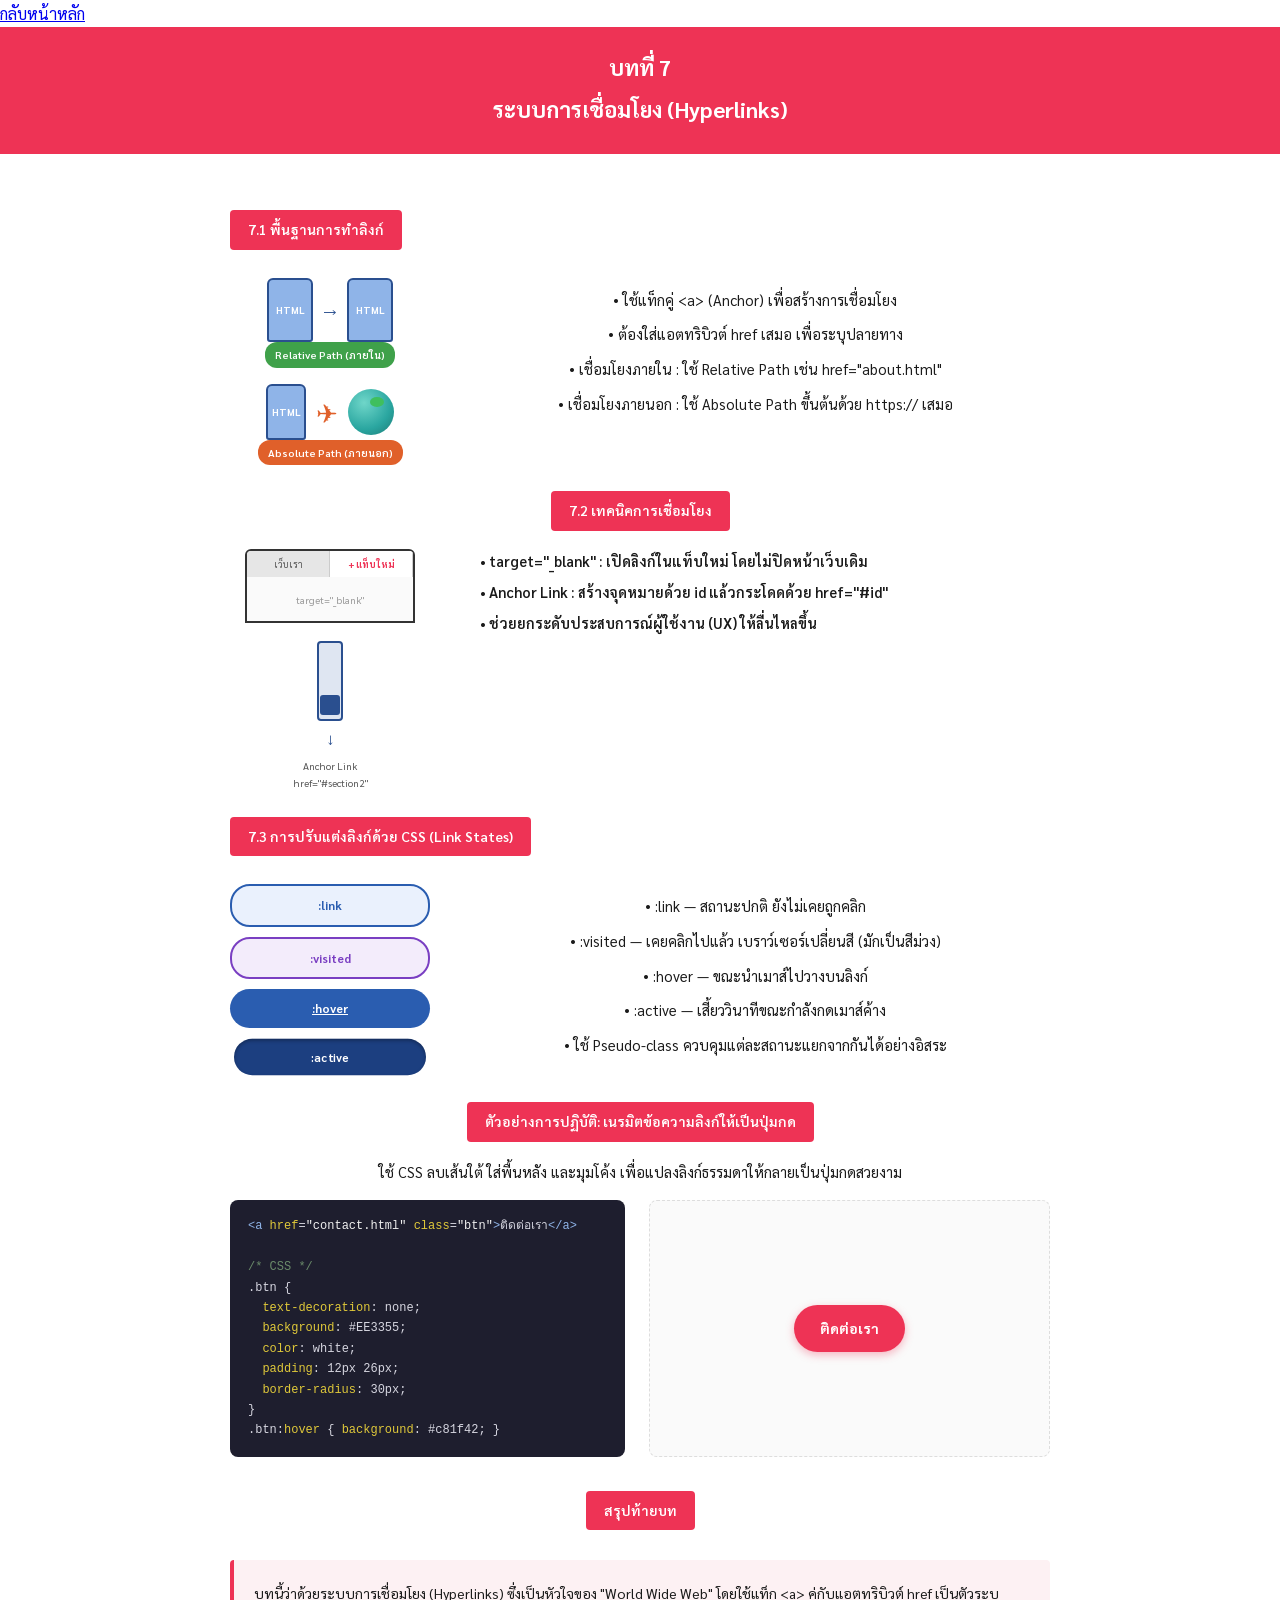
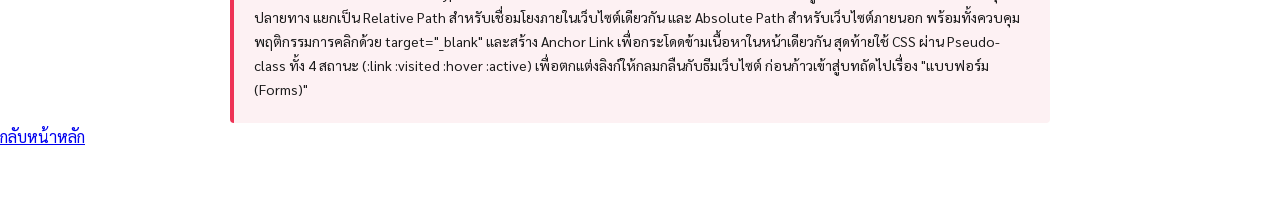
<file: pega/ego7.html>
<!DOCTYPE html>
<html lang="th">
<head>
<meta charset="UTF-8">
<meta name="viewport" content="width=device-width, initial-scale=1.0">
<title>บทที่ 7 ระบบการเชื่อมโยง (Hyperlinks)</title>
<link href="https://fonts.googleapis.com/css2?family=Sarabun:wght@400;600;700&display=swap" rel="stylesheet">
<style>
  *{box-sizing:border-box; margin:0; padding:0;}
  body{
    font-family:'Sarabun', sans-serif;
    background:#ffffff;
    color:#1a1a1a;
    line-height:1.7;
    padding-bottom:60px;
  }
  .wrap{max-width:900px; margin:0 auto; padding:0 40px;}

  .title-banner{
    background:#EE3355;
    color:#fff;
    text-align:center;
    padding:22px 20px 26px;
    margin-bottom:30px;
  }
  .title-banner h1{font-size:22px; font-weight:700; margin-bottom:4px;}
  .title-banner h2{font-size:22px; font-weight:700;}

  .red-tag{
    background:#EE3355;
    color:#fff;
    display:inline-block;
    padding:8px 18px;
    border-radius:4px;
    font-size:14px;
    font-weight:600;
    margin:26px 0 18px;
  }
  .red-tag.center{display:block; width:fit-content; margin-left:auto; margin-right:auto; text-align:center;}

  ul{list-style:none;}
  .indent1{margin-left:20px;}
  li{margin-bottom:6px; font-size:14.5px;}
  li::before{content:"• "; }

  p.plain{margin:6px 0; font-size:14.5px;}

  .list-center li{text-align:center; font-size:14.5px; margin-bottom:10px;}
  .list-center{margin-top:10px;}

  .row{display:flex; align-items:flex-start; gap:30px; margin-top:10px;}
  .row .visual{flex:0 0 auto;}
  .row .content{flex:1;}

  h4.section-plain{font-size:14.5px; font-weight:700; margin:8px 0 4px;}

  /* 1. internal / external link scene */
  .link-scene{width:200px; display:flex; flex-direction:column; gap:16px;}
  .door-pair{display:flex; align-items:center; justify-content:center; gap:8px;}
  .door{
    width:46px; height:64px; background:#8fb4e8; border:2px solid #2a4f8f; border-radius:6px 6px 3px 3px;
    display:flex; align-items:center; justify-content:center; font-size:10px; color:#fff; font-weight:700;
  }
  .door-arrow{font-size:20px; color:#2a4f8f;}
  .path-tag{
    text-align:center; font-size:10.5px; font-weight:600; color:#fff;
    background:#3fa14a; border-radius:12px; padding:4px 10px; width:fit-content; margin:0 auto;
  }
  .earth-scene{display:flex; align-items:center; justify-content:center; gap:10px;}
  .earth{
    width:46px; height:46px; border-radius:50%;
    background:radial-gradient(circle at 35% 30%, #6fd6c9, #2aa6a0 60%, #1c7a75);
    position:relative;
  }
  .earth::after{
    content:''; position:absolute; top:8px; left:22px; width:14px; height:10px; background:#3fbf5e; border-radius:50%;
  }
  .plane{font-size:26px; color:#e0602a;}
  .path-tag.ext{background:#e0602a;}

  /* 2. target blank + anchor link */
  .tech-scene{width:200px; display:flex; flex-direction:column; gap:18px; align-items:center;}
  .tabs-mock{
    width:170px; border:2px solid #333; border-radius:6px 6px 0 0; overflow:hidden;
  }
  .tabs-bar{display:flex; background:#e6e6e6;}
  .tab{
    flex:1; text-align:center; font-size:9.5px; padding:5px 2px; border-right:1px solid #ccc; color:#555;
  }
  .tab.new{background:#fff; font-weight:700; color:#EE3355;}
  .tabs-body{height:44px; background:#fafafa; display:flex; align-items:center; justify-content:center; font-size:10px; color:#999;}

  .elevator{
    width:110px; display:flex; flex-direction:column; align-items:center; gap:4px;
  }
  .elevator .shaft{
    width:26px; height:80px; background:#dfe6f2; border:2px solid #2a4f8f; border-radius:4px;
    display:flex; flex-direction:column; justify-content:flex-end; align-items:center; position:relative;
  }
  .elevator .car{
    width:20px; height:20px; background:#2a4f8f; border-radius:3px; margin-bottom:4px;
  }
  .elevator .down-arrow{font-size:16px; color:#2a4f8f;}
  .elevator .label{font-size:10px; color:#555; text-align:center;}

  /* 3. link states */
  .states-scene{width:200px; display:flex; flex-direction:column; gap:10px;}
  .state-chip{
    border-radius:20px; padding:9px 14px; font-size:12px; font-weight:700; text-align:center;
  }
  .state-chip.link{background:#eaf1fd; color:#2a5db0; border:2px solid #2a5db0;}
  .state-chip.visited{background:#f3ecfb; color:#7a3fc2; border:2px solid #7a3fc2; text-decoration:none;}
  .state-chip.hover{background:#2a5db0; color:#fff; text-decoration:underline;}
  .state-chip.active{background:#1c3f80; color:#fff; transform:scale(0.96); box-shadow:inset 0 2px 4px rgba(0,0,0,0.3);}

  /* example code + button demo */
  .example-block{display:flex; gap:24px; flex-wrap:wrap; margin-top:16px;}
  .code-box{
    flex:1; min-width:260px; background:#1e1e2e; border-radius:8px; padding:16px 18px;
    font-family:'Courier New',monospace; font-size:12px; color:#d6d6e0; overflow-x:auto;
  }
  .code-box .tag{color:#8fb4e8;}
  .code-box .attr{color:#e0c93a;}
  .code-box .txt{color:#f0f0f0;}
  .code-box .cmt{color:#6a8a6a;}

  .result-box{
    flex:1; min-width:220px; display:flex; align-items:center; justify-content:center;
    background:#fafafa; border:1px dashed #ddd; border-radius:8px; padding:20px;
  }
  .demo-btn{
    display:inline-block; padding:12px 26px; background:#EE3355; color:#fff;
    border-radius:30px; font-weight:700; font-size:14px; text-decoration:none;
    box-shadow:0 3px 8px rgba(238,51,85,0.35); transition:background 0.2s;
  }

  .summary-box{
    margin-top:30px; background:#fdf1f3; border-left:4px solid #EE3355;
    border-radius:4px; padding:16px 20px;
  }
  .summary-box p.plain{font-size:14px;}
</style>
<div class="top-bar">
        <a class="btn-back" href="file:///C:/Users/pc/Downloads/Banklnwza/sss.html">
            <i class="fa-solid fa-arrow-left"></i> กลับหน้าหลัก
        </a>
    </div>
</head>
<body>
<div class="title-banner">
  <h1>บทที่ 7</h1>
  <h2>ระบบการเชื่อมโยง (Hyperlinks)</h2>
</div>

<div class="wrap">

  <!-- 1. Basic Links -->
  <div class="red-tag">7.1 พื้นฐานการทำลิงก์</div>

  <div class="row">
    <div class="visual">
      <div class="link-scene">
        <div>
          <div class="door-pair">
            <div class="door">HTML</div>
            <div class="door-arrow">→</div>
            <div class="door">HTML</div>
          </div>
          <div class="path-tag">Relative Path (ภายใน)</div>
        </div>
        <div>
          <div class="earth-scene">
            <div class="door" style="width:40px;height:56px;">HTML</div>
            <div class="plane">✈</div>
            <div class="earth"></div>
          </div>
          <div class="path-tag ext">Absolute Path (ภายนอก)</div>
        </div>
      </div>
    </div>
    <div class="content">
      <ul class="list-center">
        <li>ใช้แท็กคู่ &lt;a&gt; (Anchor) เพื่อสร้างการเชื่อมโยง</li>
        <li>ต้องใส่แอตทริบิวต์ href เสมอ เพื่อระบุปลายทาง</li>
        <li>เชื่อมโยงภายใน : ใช้ Relative Path เช่น href="about.html"</li>
        <li>เชื่อมโยงภายนอก : ใช้ Absolute Path ขึ้นต้นด้วย https:// เสมอ</li>
      </ul>
    </div>
  </div>

  <!-- 2. Link Techniques -->
  <div class="red-tag center">7.2 เทคนิคการเชื่อมโยง</div>

  <div class="row">
    <div class="visual">
      <div class="tech-scene">
        <div>
          <div class="tabs-mock">
            <div class="tabs-bar">
              <div class="tab">เว็บเรา</div>
              <div class="tab new">+ แท็บใหม่</div>
            </div>
            <div class="tabs-body">target="_blank"</div>
          </div>
        </div>
        <div class="elevator">
          <div class="shaft">
            <div class="car"></div>
          </div>
          <div class="down-arrow">↓</div>
          <div class="label">Anchor Link<br>href="#section2"</div>
        </div>
      </div>
    </div>
    <div class="content">
      <ul class="indent1" style="font-weight:600; font-size:16px;">
        <li>target="_blank" : เปิดลิงก์ในแท็บใหม่ โดยไม่ปิดหน้าเว็บเดิม</li>
        <li>Anchor Link : สร้างจุดหมายด้วย id แล้วกระโดดด้วย href="#id"</li>
        <li>ช่วยยกระดับประสบการณ์ผู้ใช้งาน (UX) ให้ลื่นไหลขึ้น</li>
      </ul>
    </div>
  </div>

  <!-- 3. CSS Link States -->
  <div class="red-tag">7.3 การปรับแต่งลิงก์ด้วย CSS (Link States)</div>

  <div class="row">
    <div class="visual">
      <div class="states-scene">
        <div class="state-chip link">:link</div>
        <div class="state-chip visited">:visited</div>
        <div class="state-chip hover">:hover</div>
        <div class="state-chip active">:active</div>
      </div>
    </div>
    <div class="content">
      <ul class="list-center">
        <li>:link — สถานะปกติ ยังไม่เคยถูกคลิก</li>
        <li>:visited — เคยคลิกไปแล้ว เบราว์เซอร์เปลี่ยนสี (มักเป็นสีม่วง)</li>
        <li>:hover — ขณะนำเมาส์ไปวางบนลิงก์</li>
        <li>:active — เสี้ยววินาทีขณะกำลังกดเมาส์ค้าง</li>
        <li>ใช้ Pseudo-class ควบคุมแต่ละสถานะแยกจากกันได้อย่างอิสระ</li>
      </ul>
    </div>
  </div>

  <!-- Example -->
  <div class="red-tag center">ตัวอย่างการปฏิบัติ: เนรมิตข้อความลิงก์ให้เป็นปุ่มกด</div>
  <p class="plain" style="margin-bottom:6px; text-align:center;">ใช้ CSS ลบเส้นใต้ ใส่พื้นหลัง และมุมโค้ง เพื่อแปลงลิงก์ธรรมดาให้กลายเป็นปุ่มกดสวยงาม</p>

  <div class="example-block">
    <div class="code-box">
<span class="tag">&lt;a</span> <span class="attr">href</span>=<span class="txt">"contact.html"</span> <span class="attr">class</span>=<span class="txt">"btn"</span><span class="tag">&gt;</span>ติดต่อเรา<span class="tag">&lt;/a&gt;</span><br><br>
<span class="cmt">/* CSS */</span><br>
.btn {<br>
&nbsp;&nbsp;<span class="attr">text-decoration</span>: none;<br>
&nbsp;&nbsp;<span class="attr">background</span>: #EE3355;<br>
&nbsp;&nbsp;<span class="attr">color</span>: white;<br>
&nbsp;&nbsp;<span class="attr">padding</span>: 12px 26px;<br>
&nbsp;&nbsp;<span class="attr">border-radius</span>: 30px;<br>
}<br>
.btn:<span class="attr">hover</span> { <span class="attr">background</span>: #c81f42; }
    </div>

    <div class="result-box">
      <a href="#" class="demo-btn">ติดต่อเรา</a>
    </div>
  </div>

  <!-- Summary -->
  <div class="red-tag center" style="margin-top:34px;">สรุปท้ายบท</div>
  <div class="summary-box">
    <p class="plain">
      บทนี้ว่าด้วยระบบการเชื่อมโยง (Hyperlinks) ซึ่งเป็นหัวใจของ "World Wide Web"
      โดยใช้แท็ก &lt;a&gt; คู่กับแอตทริบิวต์ href เป็นตัวระบุปลายทาง แยกเป็น Relative Path
      สำหรับเชื่อมโยงภายในเว็บไซต์เดียวกัน และ Absolute Path สำหรับเว็บไซต์ภายนอก
      พร้อมทั้งควบคุมพฤติกรรมการคลิกด้วย target="_blank" และสร้าง Anchor Link
      เพื่อกระโดดข้ามเนื้อหาในหน้าเดียวกัน สุดท้ายใช้ CSS ผ่าน Pseudo-class ทั้ง 4 สถานะ
      (:link :visited :hover :active) เพื่อตกแต่งลิงก์ให้กลมกลืนกับธีมเว็บไซต์
      ก่อนก้าวเข้าสู่บทถัดไปเรื่อง "แบบฟอร์ม (Forms)"
    </p>
  </div>
</div>
 <div class="top-bar">
        <a class="btn-back" href="index.html">
            <i class="fa-solid fa-arrow-left"></i> กลับหน้าหลัก
        </a>
    </div>
</div>
</body>
</html>
</file>
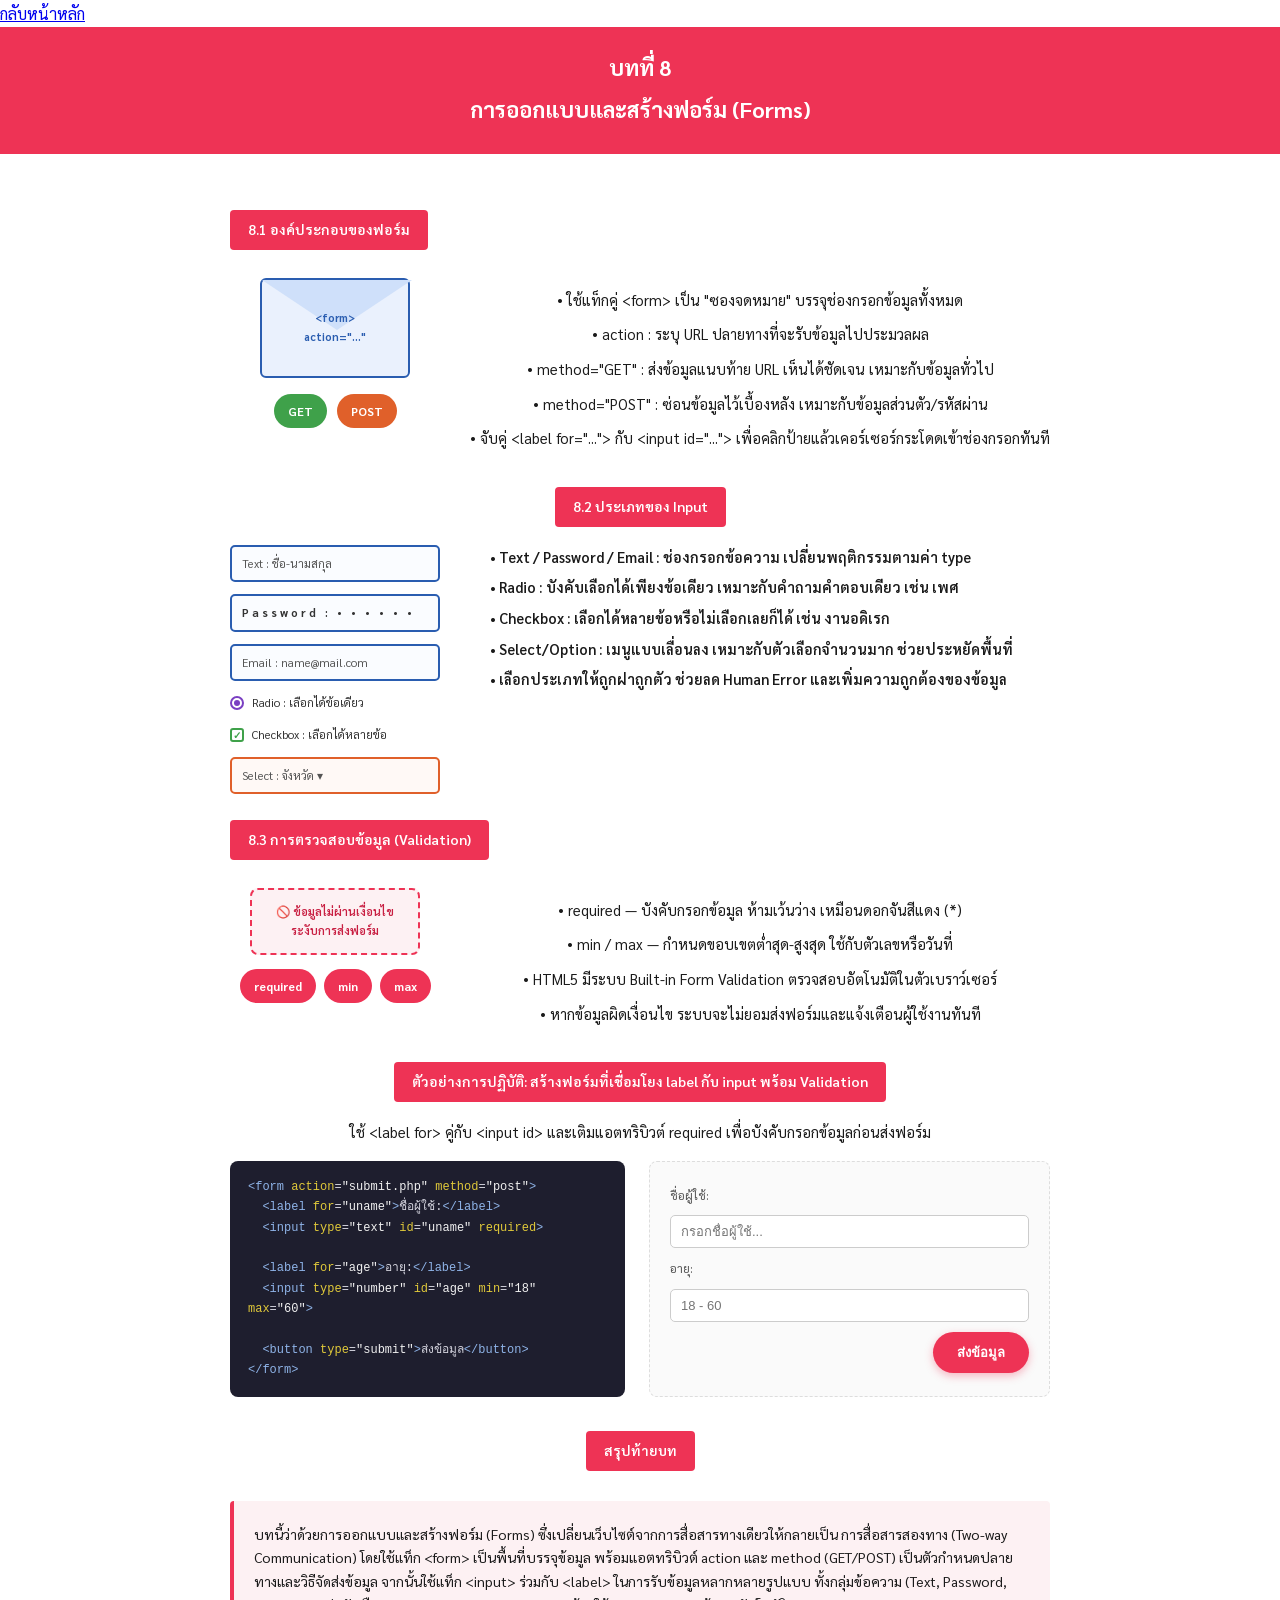
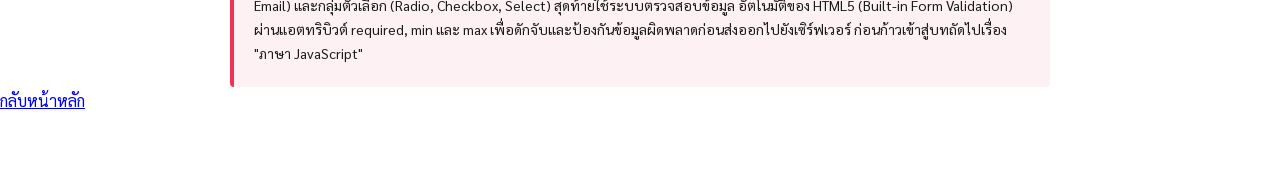
<file: pega/ego8.html>
<!DOCTYPE html>
<html lang="th">
<head>
<meta charset="UTF-8">
<meta name="viewport" content="width=device-width, initial-scale=1.0">
<title>บทที่ 8 การออกแบบและสร้างฟอร์ม (Forms)</title>
<link href="https://fonts.googleapis.com/css2?family=Sarabun:wght@400;600;700&display=swap" rel="stylesheet">
<style>
  *{box-sizing:border-box; margin:0; padding:0;}
  body{
    font-family:'Sarabun', sans-serif;
    background:#ffffff;
    color:#1a1a1a;
    line-height:1.7;
    padding-bottom:60px;
  }
  .wrap{max-width:900px; margin:0 auto; padding:0 40px;}

  .title-banner{
    background:#EE3355;
    color:#fff;
    text-align:center;
    padding:22px 20px 26px;
    margin-bottom:30px;
  }
  .title-banner h1{font-size:22px; font-weight:700; margin-bottom:4px;}
  .title-banner h2{font-size:22px; font-weight:700;}

  .red-tag{
    background:#EE3355;
    color:#fff;
    display:inline-block;
    padding:8px 18px;
    border-radius:4px;
    font-size:14px;
    font-weight:600;
    margin:26px 0 18px;
  }
  .red-tag.center{display:block; width:fit-content; margin-left:auto; margin-right:auto; text-align:center;}

  ul{list-style:none;}
  .indent1{margin-left:20px;}
  li{margin-bottom:6px; font-size:14.5px;}
  li::before{content:"• "; }

  p.plain{margin:6px 0; font-size:14.5px;}

  .list-center li{text-align:center; font-size:14.5px; margin-bottom:10px;}
  .list-center{margin-top:10px;}

  .row{display:flex; align-items:flex-start; gap:30px; margin-top:10px;}
  .row .visual{flex:0 0 auto;}
  .row .content{flex:1;}

  h4.section-plain{font-size:14.5px; font-weight:700; margin:8px 0 4px;}

  /* 1. form envelope / action-method scene */
  .form-scene{width:210px; display:flex; flex-direction:column; gap:16px; align-items:center;}
  .envelope{
    width:150px; height:100px; background:#eaf1fd; border:2px solid #2a5db0; border-radius:6px;
    position:relative; display:flex; align-items:center; justify-content:center;
  }
  .envelope::before{
    content:''; position:absolute; top:0; left:0; width:0; height:0;
    border-left:75px solid transparent; border-right:75px solid transparent; border-top:50px solid #cfe0fa;
  }
  .envelope .tag{
    position:relative; z-index:1; font-size:11px; font-weight:700; color:#2a5db0; text-align:center;
  }
  .method-pair{display:flex; gap:10px;}
  .method-chip{
    border-radius:20px; padding:7px 14px; font-size:12px; font-weight:700; text-align:center; color:#fff;
  }
  .method-chip.get{background:#3fa14a;}
  .method-chip.post{background:#e0602a;}

  /* 2. input types scene */
  .input-scene{width:210px; display:flex; flex-direction:column; gap:12px;}
  .fake-input{
    width:100%; border:2px solid #2a5db0; border-radius:5px; padding:7px 10px;
    font-size:11.5px; color:#555; background:#fafcff;
  }
  .fake-input.pw{letter-spacing:3px; color:#333; font-weight:700;}
  .choice-row{display:flex; align-items:center; gap:8px; font-size:11.5px; color:#333;}
  .radio-dot{width:14px; height:14px; border-radius:50%; border:2px solid #7a3fc2; flex:0 0 auto; display:flex; align-items:center; justify-content:center;}
  .radio-dot.on::after{content:''; width:6px; height:6px; border-radius:50%; background:#7a3fc2;}
  .check-box{width:14px; height:14px; border-radius:3px; border:2px solid #3fa14a; flex:0 0 auto; display:flex; align-items:center; justify-content:center; font-size:10px; color:#3fa14a; font-weight:700;}
  .select-box{
    width:100%; border:2px solid #e0602a; border-radius:5px; padding:7px 10px;
    font-size:11.5px; color:#555; background:#fff9f6; display:flex; justify-content:space-between; align-items:center;
  }

  /* 3. validation scene */
  .valid-scene{width:210px; display:flex; flex-direction:column; gap:14px; align-items:center;}
  .gate{
    width:170px; border:2px dashed #EE3355; border-radius:8px; padding:12px 14px;
    background:#fdf1f3; text-align:center; font-size:11.5px; color:#c81f42; font-weight:600;
  }
  .attr-chip{
    border-radius:20px; padding:7px 14px; font-size:12px; font-weight:700; text-align:center; color:#fff;
    background:#EE3355; width:fit-content;
  }
  .attr-row{display:flex; gap:8px; flex-wrap:wrap; justify-content:center;}

  /* example code + button demo */
  .example-block{display:flex; gap:24px; flex-wrap:wrap; margin-top:16px;}
  .code-box{
    flex:1; min-width:260px; background:#1e1e2e; border-radius:8px; padding:16px 18px;
    font-family:'Courier New',monospace; font-size:12px; color:#d6d6e0; overflow-x:auto;
  }
  .code-box .tag{color:#8fb4e8;}
  .code-box .attr{color:#e0c93a;}
  .code-box .txt{color:#f0f0f0;}
  .code-box .cmt{color:#6a8a6a;}

  .result-box{
    flex:1; min-width:220px; display:flex; flex-direction:column; align-items:center; justify-content:center; gap:10px;
    background:#fafafa; border:1px dashed #ddd; border-radius:8px; padding:20px;
  }
  .demo-label{font-size:12px; color:#555; align-self:flex-start;}
  .demo-input{
    width:100%; border:1px solid #ccc; border-radius:5px; padding:8px 10px; font-size:13px; color:#333;
  }
  .demo-btn{
    display:inline-block; padding:10px 24px; background:#EE3355; color:#fff;
    border:none; border-radius:30px; font-weight:700; font-size:13px; text-decoration:none;
    box-shadow:0 3px 8px rgba(238,51,85,0.35); align-self:flex-end; cursor:pointer;
  }

  .summary-box{
    margin-top:30px; background:#fdf1f3; border-left:4px solid #EE3355;
    border-radius:4px; padding:16px 20px;
  }
  .summary-box p.plain{font-size:14px;}
</style>
<div class="top-bar">
        <a class="btn-back" href="file:///C:/Users/pc/Downloads/Banklnwza/sss.html">
            <i class="fa-solid fa-arrow-left"></i> กลับหน้าหลัก
        </a>
    </div>
</head>
<body>
<div class="title-banner">
  <h1>บทที่ 8</h1>
  <h2>การออกแบบและสร้างฟอร์ม (Forms)</h2>
</div>

<div class="wrap">

  <!-- 1. Form Elements -->
  <div class="red-tag">8.1 องค์ประกอบของฟอร์ม</div>

  <div class="row">
    <div class="visual">
      <div class="form-scene">
        <div class="envelope">
          <div class="tag">&lt;form&gt;<br>action="..."</div>
        </div>
        <div class="method-pair">
          <div class="method-chip get">GET</div>
          <div class="method-chip post">POST</div>
        </div>
      </div>
    </div>
    <div class="content">
      <ul class="list-center">
        <li>ใช้แท็กคู่ &lt;form&gt; เป็น "ซองจดหมาย" บรรจุช่องกรอกข้อมูลทั้งหมด</li>
        <li>action : ระบุ URL ปลายทางที่จะรับข้อมูลไปประมวลผล</li>
        <li>method="GET" : ส่งข้อมูลแนบท้าย URL เห็นได้ชัดเจน เหมาะกับข้อมูลทั่วไป</li>
        <li>method="POST" : ซ่อนข้อมูลไว้เบื้องหลัง เหมาะกับข้อมูลส่วนตัว/รหัสผ่าน</li>
        <li>จับคู่ &lt;label for="..."&gt; กับ &lt;input id="..."&gt; เพื่อคลิกป้ายแล้วเคอร์เซอร์กระโดดเข้าช่องกรอกทันที</li>
      </ul>
    </div>
  </div>

  <!-- 2. Input Types -->
  <div class="red-tag center">8.2 ประเภทของ Input</div>

  <div class="row">
    <div class="visual">
      <div class="input-scene">
        <div class="fake-input">Text : ชื่อ-นามสกุล</div>
        <div class="fake-input pw">Password : • • • • • •</div>
        <div class="fake-input">Email : name@mail.com</div>
        <div class="choice-row"><div class="radio-dot on"></div> Radio : เลือกได้ข้อเดียว</div>
        <div class="choice-row"><div class="check-box">✓</div> Checkbox : เลือกได้หลายข้อ</div>
        <div class="select-box">Select : จังหวัด ▾</div>
      </div>
    </div>
    <div class="content">
      <ul class="indent1" style="font-weight:600; font-size:15px;">
        <li>Text / Password / Email : ช่องกรอกข้อความ เปลี่ยนพฤติกรรมตามค่า type</li>
        <li>Radio : บังคับเลือกได้เพียงข้อเดียว เหมาะกับคำถามคำตอบเดียว เช่น เพศ</li>
        <li>Checkbox : เลือกได้หลายข้อหรือไม่เลือกเลยก็ได้ เช่น งานอดิเรก</li>
        <li>Select/Option : เมนูแบบเลื่อนลง เหมาะกับตัวเลือกจำนวนมาก ช่วยประหยัดพื้นที่</li>
        <li>เลือกประเภทให้ถูกฝาถูกตัว ช่วยลด Human Error และเพิ่มความถูกต้องของข้อมูล</li>
      </ul>
    </div>
  </div>

  <!-- 3. Validation -->
  <div class="red-tag">8.3 การตรวจสอบข้อมูล (Validation)</div>

  <div class="row">
    <div class="visual">
      <div class="valid-scene">
        <div class="gate">🚫 ข้อมูลไม่ผ่านเงื่อนไข<br>ระงับการส่งฟอร์ม</div>
        <div class="attr-row">
          <div class="attr-chip">required</div>
          <div class="attr-chip">min</div>
          <div class="attr-chip">max</div>
        </div>
      </div>
    </div>
    <div class="content">
      <ul class="list-center">
        <li>required — บังคับกรอกข้อมูล ห้ามเว้นว่าง เหมือนดอกจันสีแดง (*)</li>
        <li>min / max — กำหนดขอบเขตต่ำสุด-สูงสุด ใช้กับตัวเลขหรือวันที่</li>
        <li>HTML5 มีระบบ Built-in Form Validation ตรวจสอบอัตโนมัติในตัวเบราว์เซอร์</li>
        <li>หากข้อมูลผิดเงื่อนไข ระบบจะไม่ยอมส่งฟอร์มและแจ้งเตือนผู้ใช้งานทันที</li>
      </ul>
    </div>
  </div>

  <!-- Example -->
  <div class="red-tag center">ตัวอย่างการปฏิบัติ: สร้างฟอร์มที่เชื่อมโยง label กับ input พร้อม Validation</div>
  <p class="plain" style="margin-bottom:6px; text-align:center;">ใช้ &lt;label for&gt; คู่กับ &lt;input id&gt; และเติมแอตทริบิวต์ required เพื่อบังคับกรอกข้อมูลก่อนส่งฟอร์ม</p>

  <div class="example-block">
    <div class="code-box">
<span class="tag">&lt;form</span> <span class="attr">action</span>=<span class="txt">"submit.php"</span> <span class="attr">method</span>=<span class="txt">"post"</span><span class="tag">&gt;</span><br>
&nbsp;&nbsp;<span class="tag">&lt;label</span> <span class="attr">for</span>=<span class="txt">"uname"</span><span class="tag">&gt;</span>ชื่อผู้ใช้:<span class="tag">&lt;/label&gt;</span><br>
&nbsp;&nbsp;<span class="tag">&lt;input</span> <span class="attr">type</span>=<span class="txt">"text"</span> <span class="attr">id</span>=<span class="txt">"uname"</span> <span class="attr">required</span><span class="tag">&gt;</span><br><br>
&nbsp;&nbsp;<span class="tag">&lt;label</span> <span class="attr">for</span>=<span class="txt">"age"</span><span class="tag">&gt;</span>อายุ:<span class="tag">&lt;/label&gt;</span><br>
&nbsp;&nbsp;<span class="tag">&lt;input</span> <span class="attr">type</span>=<span class="txt">"number"</span> <span class="attr">id</span>=<span class="txt">"age"</span> <span class="attr">min</span>=<span class="txt">"18"</span> <span class="attr">max</span>=<span class="txt">"60"</span><span class="tag">&gt;</span><br><br>
&nbsp;&nbsp;<span class="tag">&lt;button</span> <span class="attr">type</span>=<span class="txt">"submit"</span><span class="tag">&gt;</span>ส่งข้อมูล<span class="tag">&lt;/button&gt;</span><br>
<span class="tag">&lt;/form&gt;</span>
    </div>

    <div class="result-box">
      <label class="demo-label" for="demoUname">ชื่อผู้ใช้:</label>
      <input class="demo-input" id="demoUname" type="text" placeholder="กรอกชื่อผู้ใช้...">
      <label class="demo-label" for="demoAge">อายุ:</label>
      <input class="demo-input" id="demoAge" type="number" placeholder="18 - 60">
      <button class="demo-btn" type="button">ส่งข้อมูล</button>
    </div>
  </div>

  <!-- Summary -->
  <div class="red-tag center" style="margin-top:34px;">สรุปท้ายบท</div>
  <div class="summary-box">
    <p class="plain">
      บทนี้ว่าด้วยการออกแบบและสร้างฟอร์ม (Forms) ซึ่งเปลี่ยนเว็บไซต์จากการสื่อสารทางเดียวให้กลายเป็น
      การสื่อสารสองทาง (Two-way Communication) โดยใช้แท็ก &lt;form&gt; เป็นพื้นที่บรรจุข้อมูล
      พร้อมแอตทริบิวต์ action และ method (GET/POST) เป็นตัวกำหนดปลายทางและวิธีจัดส่งข้อมูล
      จากนั้นใช้แท็ก &lt;input&gt; ร่วมกับ &lt;label&gt; ในการรับข้อมูลหลากหลายรูปแบบ ทั้งกลุ่มข้อความ
      (Text, Password, Email) และกลุ่มตัวเลือก (Radio, Checkbox, Select) สุดท้ายใช้ระบบตรวจสอบข้อมูล
      อัตโนมัติของ HTML5 (Built-in Form Validation) ผ่านแอตทริบิวต์ required, min และ max
      เพื่อดักจับและป้องกันข้อมูลผิดพลาดก่อนส่งออกไปยังเซิร์ฟเวอร์
      ก่อนก้าวเข้าสู่บทถัดไปเรื่อง "ภาษา JavaScript"
    </p>
  </div>
</div>
 <div class="top-bar">
        <a class="btn-back" href="index.html">
            <i class="fa-solid fa-arrow-left"></i> กลับหน้าหลัก
        </a>
    </div>
</div>
</body>
</html>
</file>
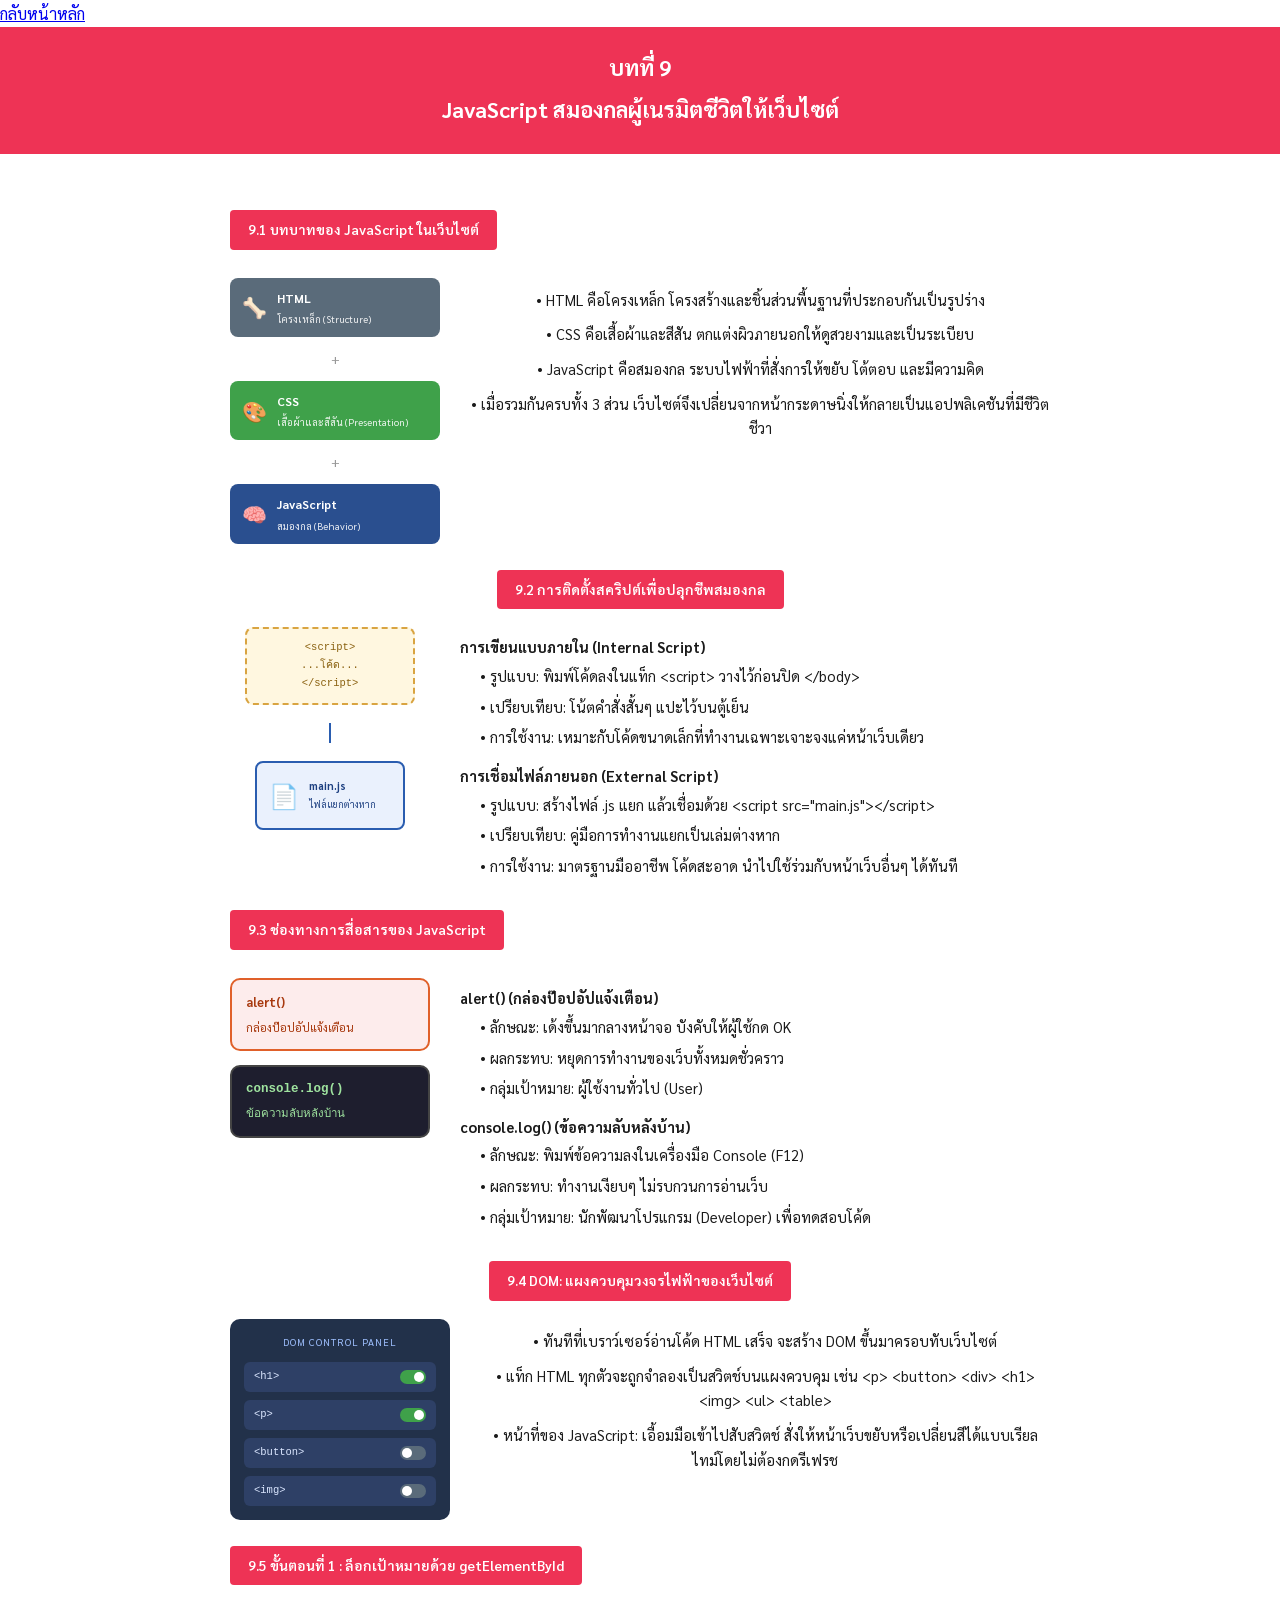
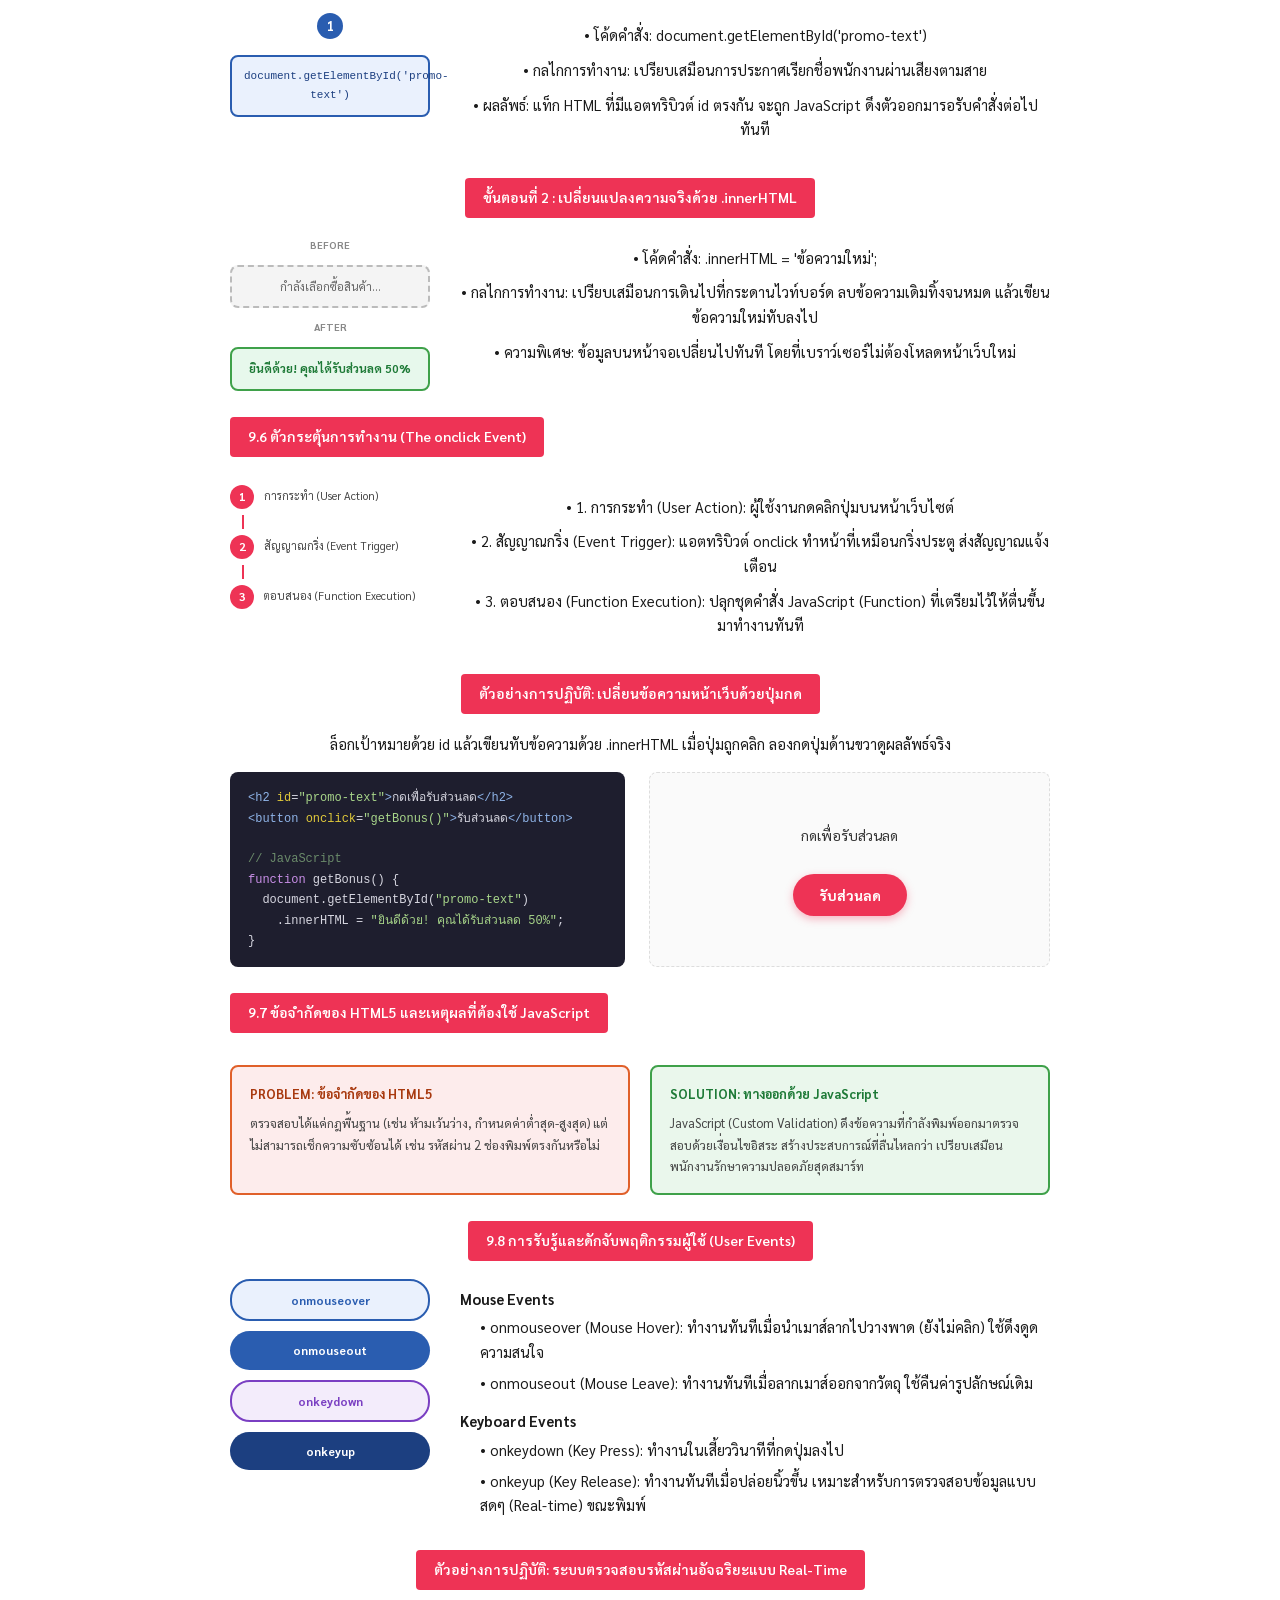
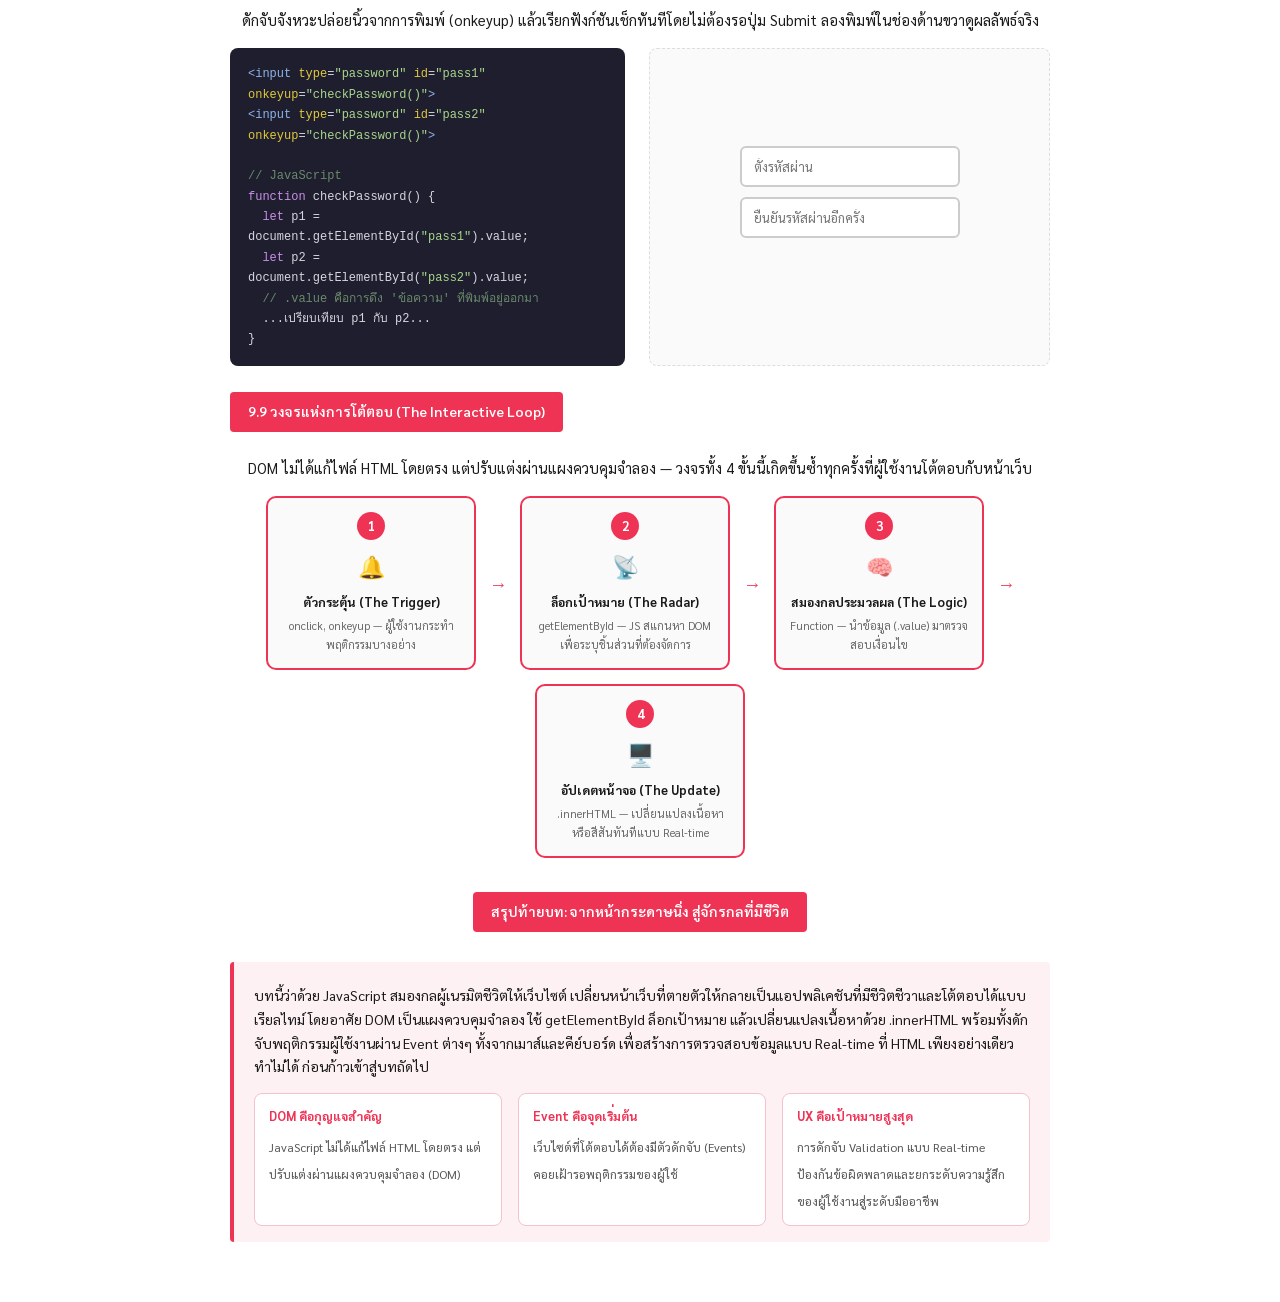
<file: pega/ego9.html>
<!DOCTYPE html>
<html lang="th">
<head>
<meta charset="UTF-8">
<meta name="viewport" content="width=device-width, initial-scale=1.0">
<title>บทที่ 9 JavaScript สมองกลผู้เนรมิตชีวิตให้เว็บไซต์</title>
<link href="https://fonts.googleapis.com/css2?family=Sarabun:wght@400;600;700&display=swap" rel="stylesheet">
<style>
  *{box-sizing:border-box; margin:0; padding:0;}
  body{
    font-family:'Sarabun', sans-serif;
    background:#ffffff;
    color:#1a1a1a;
    line-height:1.7;
    padding-bottom:60px;
  }
  .wrap{max-width:900px; margin:0 auto; padding:0 40px;}

  .title-banner{
    background:#EE3355;
    color:#fff;
    text-align:center;
    padding:22px 20px 26px;
    margin-bottom:30px;
  }
  .title-banner h1{font-size:22px; font-weight:700; margin-bottom:4px;}
  .title-banner h2{font-size:22px; font-weight:700;}

  .red-tag{
    background:#EE3355;
    color:#fff;
    display:inline-block;
    padding:8px 18px;
    border-radius:4px;
    font-size:14px;
    font-weight:600;
    margin:26px 0 18px;
  }
  .red-tag.center{display:block; width:fit-content; margin-left:auto; margin-right:auto; text-align:center;}

  ul{list-style:none;}
  .indent1{margin-left:20px;}
  li{margin-bottom:6px; font-size:14.5px;}
  li::before{content:"• "; }

  p.plain{margin:6px 0; font-size:14.5px;}

  .list-center li{text-align:center; font-size:14.5px; margin-bottom:10px;}
  .list-center{margin-top:10px;}

  .row{display:flex; align-items:flex-start; gap:30px; margin-top:10px;}
  .row .visual{flex:0 0 auto;}
  .row .content{flex:1;}

  h4.section-plain{font-size:14.5px; font-weight:700; margin:8px 0 4px;}

  /* ===== 1. Phase blocks: HTML / CSS / JS layered robot ===== */
  .robot-scene{width:210px; display:flex; flex-direction:column; gap:10px;}
  .robot-layer{
    display:flex; align-items:center; gap:10px; padding:10px 12px; border-radius:8px;
    color:#fff; font-size:12px; font-weight:700;
  }
  .robot-layer .icon{font-size:20px;}
  .robot-layer.skeleton{background:#5a6b7a;}
  .robot-layer.skin{background:#3fa14a;}
  .robot-layer.brain{background:#2a4f8f;}
  .robot-layer small{display:block; font-weight:400; font-size:10px; opacity:.9; margin-top:2px;}
  .robot-arrow{text-align:center; font-size:14px; color:#999;}

  /* ===== 2. internal / external script scene ===== */
  .tech-scene{width:200px; display:flex; flex-direction:column; gap:18px; align-items:center;}
  .note-card{
    width:170px; background:#fff7e0; border:2px dashed #d9a441; border-radius:8px; padding:10px;
    font-size:10.5px; color:#8a6110; text-align:center; font-family:'Courier New',monospace;
  }
  .file-card{
    width:150px; display:flex; align-items:center; gap:10px; background:#eaf1fd; border:2px solid #2a5db0;
    border-radius:8px; padding:12px; font-size:11px; color:#1c3f80; font-weight:700;
  }
  .file-card .file-icon{font-size:24px;}
  .link-line{width:2px; height:20px; background:#2a5db0; margin:0 auto;}

  /* ===== 3. alert vs console chips ===== */
  .msg-scene{width:200px; display:flex; flex-direction:column; gap:14px;}
  .msg-chip{border-radius:10px; padding:12px 14px; font-size:11.5px;}
  .msg-chip.alert-c{background:#fdecec; border:2px solid #e0602a; color:#a8390f;}
  .msg-chip.console-c{background:#1e1e2e; border:2px solid #444; color:#9fe39f; font-family:'Courier New',monospace;}
  .msg-chip b{display:block; margin-bottom:4px; font-size:12.5px;}

  /* ===== 4. DOM control panel ===== */
  .panel-scene{width:220px; background:#22314a; border-radius:10px; padding:14px; display:flex; flex-direction:column; gap:8px;}
  .panel-title{color:#9fc0ff; font-size:10px; text-align:center; letter-spacing:1px; margin-bottom:4px;}
  .switch-row{display:flex; align-items:center; justify-content:space-between; background:#2e4066; border-radius:6px; padding:6px 10px;}
  .switch-row span{color:#dbe6ff; font-size:10.5px; font-family:'Courier New',monospace;}
  .switch{width:26px; height:14px; background:#3fa14a; border-radius:8px; position:relative;}
  .switch::after{content:''; width:10px; height:10px; background:#fff; border-radius:50%; position:absolute; top:2px; right:2px;}
  .switch.off{background:#5a6b7a;}
  .switch.off::after{left:2px; right:auto;}

  /* ===== 5/6. step scene reused from elevator idea ===== */
  .step-scene{width:200px; display:flex; flex-direction:column; gap:10px;}
  .step-box{
    background:#eaf1fd; border:2px solid #2a5db0; border-radius:8px; padding:10px 12px;
    font-family:'Courier New',monospace; font-size:11px; color:#1c3f80; text-align:center;
  }
  .step-num{
    width:26px; height:26px; border-radius:50%; background:#2a5db0; color:#fff; font-weight:700;
    display:flex; align-items:center; justify-content:center; font-size:13px; margin:0 auto 6px;
  }
  .before-after{width:200px; display:flex; flex-direction:column; gap:10px;}
  .ba-box{border-radius:8px; padding:10px 12px; font-size:11.5px; text-align:center;}
  .ba-box.before{background:#f4f4f4; color:#666; border:2px dashed #bbb;}
  .ba-box.after{background:#e7f8ec; color:#1e7a37; border:2px solid #3fa14a; font-weight:700;}
  .ba-label{font-size:10px; font-weight:700; text-align:center; margin-bottom:2px; color:#888;}

  /* ===== onclick 3-step vertical ===== */
  .trigger-scene{width:210px; display:flex; flex-direction:column; gap:6px;}
  .trigger-step{display:flex; align-items:center; gap:10px;}
  .trigger-step .dot{
    width:24px; height:24px; border-radius:50%; background:#EE3355; color:#fff; font-size:12px; font-weight:700;
    display:flex; align-items:center; justify-content:center; flex:0 0 auto;
  }
  .trigger-step .txt{font-size:11px; color:#444;}
  .trigger-line{width:2px; height:14px; background:#EE3355; margin-left:12px;}

  /* ===== example code + button demo (reused pattern) ===== */
  .example-block{display:flex; gap:24px; flex-wrap:wrap; margin-top:16px;}
  .code-box{
    flex:1; min-width:260px; background:#1e1e2e; border-radius:8px; padding:16px 18px;
    font-family:'Courier New',monospace; font-size:12px; color:#d6d6e0; overflow-x:auto;
  }
  .code-box .tag{color:#8fb4e8;}
  .code-box .attr{color:#e0c93a;}
  .code-box .txt{color:#f0f0f0;}
  .code-box .cmt{color:#6a8a6a;}
  .code-box .fn{color:#c98fe8;}
  .code-box .str{color:#a8d68a;}

  .result-box{
    flex:1; min-width:220px; display:flex; align-items:center; justify-content:center;
    background:#fafafa; border:1px dashed #ddd; border-radius:8px; padding:20px;
  }
  .demo-btn{
    display:inline-block; padding:12px 26px; background:#EE3355; color:#fff;
    border:none; border-radius:30px; font-weight:700; font-size:14px; cursor:pointer;
    box-shadow:0 3px 8px rgba(238,51,85,0.35); transition:background 0.2s; font-family:'Sarabun', sans-serif;
  }
  .demo-btn:hover{background:#c81f42;}
  #promo-text{font-size:14px; color:#333; text-align:center; min-height:40px;}

  /* ===== problem / solution comparison ===== */
  .compare-block{display:flex; gap:20px; flex-wrap:wrap; margin-top:14px;}
  .compare-card{flex:1; min-width:250px; border-radius:8px; padding:16px 18px;}
  .compare-card.problem{background:#fdecec; border:2px solid #e0602a;}
  .compare-card.solution{background:#eaf7ec; border:2px solid #3fa14a;}
  .compare-card h5{font-size:13px; margin-bottom:8px; font-weight:700;}
  .compare-card.problem h5{color:#a8390f;}
  .compare-card.solution h5{color:#1e7a37;}
  .compare-card p{font-size:12.5px; color:#444;}

  /* ===== events chips (mouse/keyboard) reused states-scene idea ===== */
  .states-scene{width:200px; display:flex; flex-direction:column; gap:10px;}
  .state-chip{
    border-radius:20px; padding:9px 14px; font-size:12px; font-weight:700; text-align:center;
  }
  .state-chip.link{background:#eaf1fd; color:#2a5db0; border:2px solid #2a5db0;}
  .state-chip.visited{background:#f3ecfb; color:#7a3fc2; border:2px solid #7a3fc2;}
  .state-chip.hover{background:#2a5db0; color:#fff;}
  .state-chip.active{background:#1c3f80; color:#fff;}

  /* ===== password live demo ===== */
  .pw-demo{display:flex; flex-direction:column; gap:10px; align-items:center; width:100%;}
  .pw-demo input{
    width:220px; padding:10px 12px; border-radius:6px; border:2px solid #ccc; font-size:13px;
    font-family:'Sarabun', sans-serif;
  }
  #pwResult{font-size:13px; font-weight:700; min-height:20px;}
  #pwResult.ok{color:#1e7a37;}
  #pwResult.bad{color:#a8390f;}

  /* ===== interactive loop (4-step circle) ===== */
  .loop-scene{width:100%; display:flex; justify-content:center; gap:14px; flex-wrap:wrap; margin-top:16px;}
  .loop-card{
    flex:1; min-width:180px; max-width:210px; background:#fafafa; border:2px solid #EE3355; border-radius:10px;
    padding:14px; text-align:center;
  }
  .loop-card .loop-num{
    width:28px; height:28px; border-radius:50%; background:#EE3355; color:#fff; font-weight:700;
    display:flex; align-items:center; justify-content:center; margin:0 auto 8px; font-size:13px;
  }
  .loop-card .loop-icon{font-size:22px; margin-bottom:6px;}
  .loop-card h6{font-size:12.5px; margin-bottom:4px;}
  .loop-card p{font-size:11px; color:#666;}
  .loop-arrow{align-self:center; font-size:18px; color:#EE3355;}

  .summary-box{
    margin-top:30px; background:#fdf1f3; border-left:4px solid #EE3355;
    border-radius:4px; padding:16px 20px;
  }
  .summary-box p.plain{font-size:14px;}
  .summary-grid{display:flex; gap:16px; flex-wrap:wrap; margin-top:14px;}
  .summary-pill{
    flex:1; min-width:220px; background:#fff; border-radius:8px; padding:12px 14px;
    border:1px solid #f3c2cd;
  }
  .summary-pill b{color:#EE3355; display:block; font-size:12.5px; margin-bottom:4px;}
  .summary-pill span{font-size:12px; color:#555;}
</style>
<div class="top-bar">
        <a class="btn-back" href="file:///C:/Users/pc/Downloads/Banklnwza/sss.html">
            <i class="fa-solid fa-arrow-left"></i> กลับหน้าหลัก
        </a>
    </div>
</head>
<body>
<div class="title-banner">
  <h1>บทที่ 9</h1>
  <h2>JavaScript สมองกลผู้เนรมิตชีวิตให้เว็บไซต์</h2>
</div>

<div class="wrap">

  <!-- 9.1 บทบาทของ JavaScript -->
  <div class="red-tag">9.1 บทบาทของ JavaScript ในเว็บไซต์</div>

  <div class="row">
    <div class="visual">
      <div class="robot-scene">
        <div class="robot-layer skeleton">
          <span class="icon">🦴</span>
          <div>HTML<br><small>โครงเหล็ก (Structure)</small></div>
        </div>
        <div class="robot-arrow">+</div>
        <div class="robot-layer skin">
          <span class="icon">🎨</span>
          <div>CSS<br><small>เสื้อผ้าและสีสัน (Presentation)</small></div>
        </div>
        <div class="robot-arrow">+</div>
        <div class="robot-layer brain">
          <span class="icon">🧠</span>
          <div>JavaScript<br><small>สมองกล (Behavior)</small></div>
        </div>
      </div>
    </div>
    <div class="content">
      <ul class="list-center">
        <li>HTML คือโครงเหล็ก โครงสร้างและชิ้นส่วนพื้นฐานที่ประกอบกันเป็นรูปร่าง</li>
        <li>CSS คือเสื้อผ้าและสีสัน ตกแต่งผิวภายนอกให้ดูสวยงามและเป็นระเบียบ</li>
        <li>JavaScript คือสมองกล ระบบไฟฟ้าที่สั่งการให้ขยับ โต้ตอบ และมีความคิด</li>
        <li>เมื่อรวมกันครบทั้ง 3 ส่วน เว็บไซต์จึงเปลี่ยนจากหน้ากระดาษนิ่งให้กลายเป็นแอปพลิเคชันที่มีชีวิตชีวา</li>
      </ul>
    </div>
  </div>

  <!-- 9.2 การติดตั้งสคริปต์ -->
  <div class="red-tag center">9.2 การติดตั้งสคริปต์เพื่อปลุกชีพสมองกล</div>

  <div class="row">
    <div class="visual">
      <div class="tech-scene">
        <div>
          <div class="note-card">&lt;script&gt;<br>...โค้ด...<br>&lt;/script&gt;</div>
        </div>
        <div class="link-line"></div>
        <div class="file-card">
          <span class="file-icon">📄</span>
          <div>main.js<br><span style="font-weight:400;font-size:9.5px;">ไฟล์แยกต่างหาก</span></div>
        </div>
      </div>
    </div>
    <div class="content">
      <h4 class="section-plain">การเขียนแบบภายใน (Internal Script)</h4>
      <ul class="indent1">
        <li>รูปแบบ: พิมพ์โค้ดลงในแท็ก &lt;script&gt; วางไว้ก่อนปิด &lt;/body&gt;</li>
        <li>เปรียบเทียบ: โน้ตคำสั่งสั้นๆ แปะไว้บนตู้เย็น</li>
        <li>การใช้งาน: เหมาะกับโค้ดขนาดเล็กที่ทำงานเฉพาะเจาะจงแค่หน้าเว็บเดียว</li>
      </ul>
      <h4 class="section-plain" style="margin-top:14px;">การเชื่อมไฟล์ภายนอก (External Script)</h4>
      <ul class="indent1">
        <li>รูปแบบ: สร้างไฟล์ .js แยก แล้วเชื่อมด้วย &lt;script src="main.js"&gt;&lt;/script&gt;</li>
        <li>เปรียบเทียบ: คู่มือการทำงานแยกเป็นเล่มต่างหาก</li>
        <li>การใช้งาน: มาตรฐานมืออาชีพ โค้ดสะอาด นำไปใช้ร่วมกับหน้าเว็บอื่นๆ ได้ทันที</li>
      </ul>
    </div>
  </div>

  <!-- 9.3 ช่องทางการสื่อสาร -->
  <div class="red-tag">9.3 ช่องทางการสื่อสารของ JavaScript</div>

  <div class="row">
    <div class="visual">
      <div class="msg-scene">
        <div class="msg-chip alert-c"><b>alert()</b>กล่องป๊อปอัปแจ้งเตือน</div>
        <div class="msg-chip console-c"><b>console.log()</b>ข้อความลับหลังบ้าน</div>
      </div>
    </div>
    <div class="content">
      <h4 class="section-plain">alert() (กล่องป๊อปอัปแจ้งเตือน)</h4>
      <ul class="indent1">
        <li>ลักษณะ: เด้งขึ้นมากลางหน้าจอ บังคับให้ผู้ใช้กด OK</li>
        <li>ผลกระทบ: หยุดการทำงานของเว็บทั้งหมดชั่วคราว</li>
        <li>กลุ่มเป้าหมาย: ผู้ใช้งานทั่วไป (User)</li>
      </ul>
      <h4 class="section-plain" style="margin-top:14px;">console.log() (ข้อความลับหลังบ้าน)</h4>
      <ul class="indent1">
        <li>ลักษณะ: พิมพ์ข้อความลงในเครื่องมือ Console (F12)</li>
        <li>ผลกระทบ: ทำงานเงียบๆ ไม่รบกวนการอ่านเว็บ</li>
        <li>กลุ่มเป้าหมาย: นักพัฒนาโปรแกรม (Developer) เพื่อทดสอบโค้ด</li>
      </ul>
    </div>
  </div>

  <!-- 9.4 DOM -->
  <div class="red-tag center">9.4 DOM: แผงควบคุมวงจรไฟฟ้าของเว็บไซต์</div>

  <div class="row">
    <div class="visual">
      <div class="panel-scene">
        <div class="panel-title">DOM CONTROL PANEL</div>
        <div class="switch-row"><span>&lt;h1&gt;</span><div class="switch"></div></div>
        <div class="switch-row"><span>&lt;p&gt;</span><div class="switch"></div></div>
        <div class="switch-row"><span>&lt;button&gt;</span><div class="switch off"></div></div>
        <div class="switch-row"><span>&lt;img&gt;</span><div class="switch off"></div></div>
      </div>
    </div>
    <div class="content">
      <ul class="list-center">
        <li>ทันทีที่เบราว์เซอร์อ่านโค้ด HTML เสร็จ จะสร้าง DOM ขึ้นมาครอบทับเว็บไซต์</li>
        <li>แท็ก HTML ทุกตัวจะถูกจำลองเป็นสวิตช์บนแผงควบคุม เช่น &lt;p&gt; &lt;button&gt; &lt;div&gt; &lt;h1&gt; &lt;img&gt; &lt;ul&gt; &lt;table&gt;</li>
        <li>หน้าที่ของ JavaScript: เอื้อมมือเข้าไปสับสวิตช์ สั่งให้หน้าเว็บขยับหรือเปลี่ยนสีได้แบบเรียลไทม์โดยไม่ต้องกดรีเฟรช</li>
      </ul>
    </div>
  </div>

  <!-- 9.5 ขั้นตอนที่ 1 -->
  <div class="red-tag">9.5 ขั้นตอนที่ 1 : ล็อกเป้าหมายด้วย getElementById</div>

  <div class="row">
    <div class="visual">
      <div class="step-scene">
        <div class="step-num">1</div>
        <div class="step-box">document.getElementById('promo-text')</div>
      </div>
    </div>
    <div class="content">
      <ul class="list-center">
        <li>โค้ดคำสั่ง: document.getElementById('promo-text')</li>
        <li>กลไกการทำงาน: เปรียบเสมือนการประกาศเรียกชื่อพนักงานผ่านเสียงตามสาย</li>
        <li>ผลลัพธ์: แท็ก HTML ที่มีแอตทริบิวต์ id ตรงกัน จะถูก JavaScript ดึงตัวออกมารอรับคำสั่งต่อไปทันที</li>
      </ul>
    </div>
  </div>

  <!-- 9.5 ขั้นตอนที่ 2 -->
  <div class="red-tag center">ขั้นตอนที่ 2 : เปลี่ยนแปลงความจริงด้วย .innerHTML</div>

  <div class="row">
    <div class="visual">
      <div class="before-after">
        <div class="ba-label">BEFORE</div>
        <div class="ba-box before">กำลังเลือกซื้อสินค้า...</div>
        <div class="ba-label">AFTER</div>
        <div class="ba-box after">ยินดีด้วย! คุณได้รับส่วนลด 50%</div>
      </div>
    </div>
    <div class="content">
      <ul class="list-center">
        <li>โค้ดคำสั่ง: .innerHTML = 'ข้อความใหม่';</li>
        <li>กลไกการทำงาน: เปรียบเสมือนการเดินไปที่กระดานไวท์บอร์ด ลบข้อความเดิมทิ้งจนหมด แล้วเขียนข้อความใหม่ทับลงไป</li>
        <li>ความพิเศษ: ข้อมูลบนหน้าจอเปลี่ยนไปทันที โดยที่เบราว์เซอร์ไม่ต้องโหลดหน้าเว็บใหม่</li>
      </ul>
    </div>
  </div>

  <!-- 9.6 onclick event -->
  <div class="red-tag">9.6 ตัวกระตุ้นการทำงาน (The onclick Event)</div>

  <div class="row">
    <div class="visual">
      <div class="trigger-scene">
        <div class="trigger-step"><div class="dot">1</div><div class="txt">การกระทำ (User Action)</div></div>
        <div class="trigger-line"></div>
        <div class="trigger-step"><div class="dot">2</div><div class="txt">สัญญาณกริ่ง (Event Trigger)</div></div>
        <div class="trigger-line"></div>
        <div class="trigger-step"><div class="dot">3</div><div class="txt">ตอบสนอง (Function Execution)</div></div>
      </div>
    </div>
    <div class="content">
      <ul class="list-center">
        <li>1. การกระทำ (User Action): ผู้ใช้งานกดคลิกปุ่มบนหน้าเว็บไซต์</li>
        <li>2. สัญญาณกริ่ง (Event Trigger): แอตทริบิวต์ onclick ทำหน้าที่เหมือนกริ่งประตู ส่งสัญญาณแจ้งเตือน</li>
        <li>3. ตอบสนอง (Function Execution): ปลุกชุดคำสั่ง JavaScript (Function) ที่เตรียมไว้ให้ตื่นขึ้นมาทำงานทันที</li>
      </ul>
    </div>
  </div>

  <!-- Example 1: live button demo -->
  <div class="red-tag center">ตัวอย่างการปฏิบัติ: เปลี่ยนข้อความหน้าเว็บด้วยปุ่มกด</div>
  <p class="plain" style="margin-bottom:6px; text-align:center;">ล็อกเป้าหมายด้วย id แล้วเขียนทับข้อความด้วย .innerHTML เมื่อปุ่มถูกคลิก ลองกดปุ่มด้านขวาดูผลลัพธ์จริง</p>

  <div class="example-block">
    <div class="code-box">
<span class="tag">&lt;h2</span> <span class="attr">id</span>=<span class="str">"promo-text"</span><span class="tag">&gt;</span>กดเพื่อรับส่วนลด<span class="tag">&lt;/h2&gt;</span><br>
<span class="tag">&lt;button</span> <span class="attr">onclick</span>=<span class="str">"getBonus()"</span><span class="tag">&gt;</span>รับส่วนลด<span class="tag">&lt;/button&gt;</span><br><br>
<span class="cmt">// JavaScript</span><br>
<span class="fn">function</span> getBonus() {<br>
&nbsp;&nbsp;document.getElementById(<span class="str">"promo-text"</span>)<br>
&nbsp;&nbsp;&nbsp;&nbsp;.innerHTML = <span class="str">"ยินดีด้วย! คุณได้รับส่วนลด 50%"</span>;<br>
}
    </div>

    <div class="result-box">
      <div class="pw-demo">
        <div id="promo-text">กดเพื่อรับส่วนลด</div>
        <button class="demo-btn" onclick="document.getElementById('promo-text').innerHTML='ยินดีด้วย! คุณได้รับส่วนลด 50% ทันที'">รับส่วนลด</button>
      </div>
    </div>
  </div>

  <!-- 9.7 ข้อจำกัดของ HTML5 -->
  <div class="red-tag">9.7 ข้อจำกัดของ HTML5 และเหตุผลที่ต้องใช้ JavaScript</div>

  <div class="compare-block">
    <div class="compare-card problem">
      <h5>PROBLEM: ข้อจำกัดของ HTML5</h5>
      <p>ตรวจสอบได้แค่กฎพื้นฐาน (เช่น ห้ามเว้นว่าง, กำหนดค่าต่ำสุด-สูงสุด) แต่ไม่สามารถเช็กความซับซ้อนได้ เช่น รหัสผ่าน 2 ช่องพิมพ์ตรงกันหรือไม่</p>
    </div>
    <div class="compare-card solution">
      <h5>SOLUTION: ทางออกด้วย JavaScript</h5>
      <p>JavaScript (Custom Validation) ดึงข้อความที่กำลังพิมพ์ออกมาตรวจสอบด้วยเงื่อนไขอิสระ สร้างประสบการณ์ที่ลื่นไหลกว่า เปรียบเสมือนพนักงานรักษาความปลอดภัยสุดสมาร์ท</p>
    </div>
  </div>

  <!-- 9.8 User events -->
  <div class="red-tag center">9.8 การรับรู้และดักจับพฤติกรรมผู้ใช้ (User Events)</div>

  <div class="row">
    <div class="visual">
      <div class="states-scene">
        <div class="state-chip link">onmouseover</div>
        <div class="state-chip hover">onmouseout</div>
        <div class="state-chip visited">onkeydown</div>
        <div class="state-chip active">onkeyup</div>
      </div>
    </div>
    <div class="content">
      <h4 class="section-plain">Mouse Events</h4>
      <ul class="indent1">
        <li>onmouseover (Mouse Hover): ทำงานทันทีเมื่อนำเมาส์ลากไปวางพาด (ยังไม่คลิก) ใช้ดึงดูดความสนใจ</li>
        <li>onmouseout (Mouse Leave): ทำงานทันทีเมื่อลากเมาส์ออกจากวัตถุ ใช้คืนค่ารูปลักษณ์เดิม</li>
      </ul>
      <h4 class="section-plain" style="margin-top:14px;">Keyboard Events</h4>
      <ul class="indent1">
        <li>onkeydown (Key Press): ทำงานในเสี้ยววินาทีที่กดปุ่มลงไป</li>
        <li>onkeyup (Key Release): ทำงานทันทีเมื่อปล่อยนิ้วขึ้น เหมาะสำหรับการตรวจสอบข้อมูลแบบสดๆ (Real-time) ขณะพิมพ์</li>
      </ul>
    </div>
  </div>

  <!-- Example 2: live password checker demo -->
  <div class="red-tag center">ตัวอย่างการปฏิบัติ: ระบบตรวจสอบรหัสผ่านอัจฉริยะแบบ Real-Time</div>
  <p class="plain" style="margin-bottom:6px; text-align:center;">ดักจับจังหวะปล่อยนิ้วจากการพิมพ์ (onkeyup) แล้วเรียกฟังก์ชันเช็กทันทีโดยไม่ต้องรอปุ่ม Submit ลองพิมพ์ในช่องด้านขวาดูผลลัพธ์จริง</p>

  <div class="example-block">
    <div class="code-box">
<span class="tag">&lt;input</span> <span class="attr">type</span>=<span class="str">"password"</span> <span class="attr">id</span>=<span class="str">"pass1"</span> <span class="attr">onkeyup</span>=<span class="str">"checkPassword()"</span><span class="tag">&gt;</span><br>
<span class="tag">&lt;input</span> <span class="attr">type</span>=<span class="str">"password"</span> <span class="attr">id</span>=<span class="str">"pass2"</span> <span class="attr">onkeyup</span>=<span class="str">"checkPassword()"</span><span class="tag">&gt;</span><br><br>
<span class="cmt">// JavaScript</span><br>
<span class="fn">function</span> checkPassword() {<br>
&nbsp;&nbsp;<span class="fn">let</span> p1 = document.getElementById(<span class="str">"pass1"</span>).value;<br>
&nbsp;&nbsp;<span class="fn">let</span> p2 = document.getElementById(<span class="str">"pass2"</span>).value;<br>
&nbsp;&nbsp;<span class="cmt">// .value คือการดึง 'ข้อความ' ที่พิมพ์อยู่ออกมา</span><br>
&nbsp;&nbsp;...เปรียบเทียบ p1 กับ p2...<br>
}
    </div>

    <div class="result-box">
      <div class="pw-demo">
        <input type="password" id="pass1" placeholder="ตั้งรหัสผ่าน" onkeyup="checkPassword()">
        <input type="password" id="pass2" placeholder="ยืนยันรหัสผ่านอีกครั้ง" onkeyup="checkPassword()">
        <div id="pwResult"></div>
      </div>
    </div>
  </div>

  <!-- 9.9 Interactive loop -->
  <div class="red-tag">9.9 วงจรแห่งการโต้ตอบ (The Interactive Loop)</div>
  <p class="plain" style="text-align:center;">DOM ไม่ได้แก้ไฟล์ HTML โดยตรง แต่ปรับแต่งผ่านแผงควบคุมจำลอง — วงจรทั้ง 4 ขั้นนี้เกิดขึ้นซ้ำทุกครั้งที่ผู้ใช้งานโต้ตอบกับหน้าเว็บ</p>

  <div class="loop-scene">
    <div class="loop-card">
      <div class="loop-num">1</div>
      <div class="loop-icon">🔔</div>
      <h6>ตัวกระตุ้น (The Trigger)</h6>
      <p>onclick, onkeyup — ผู้ใช้งานกระทำพฤติกรรมบางอย่าง</p>
    </div>
    <div class="loop-arrow">→</div>
    <div class="loop-card">
      <div class="loop-num">2</div>
      <div class="loop-icon">📡</div>
      <h6>ล็อกเป้าหมาย (The Radar)</h6>
      <p>getElementById — JS สแกนหา DOM เพื่อระบุชิ้นส่วนที่ต้องจัดการ</p>
    </div>
    <div class="loop-arrow">→</div>
    <div class="loop-card">
      <div class="loop-num">3</div>
      <div class="loop-icon">🧠</div>
      <h6>สมองกลประมวลผล (The Logic)</h6>
      <p>Function — นำข้อมูล (.value) มาตรวจสอบเงื่อนไข</p>
    </div>
    <div class="loop-arrow">→</div>
    <div class="loop-card">
      <div class="loop-num">4</div>
      <div class="loop-icon">🖥️</div>
      <h6>อัปเดตหน้าจอ (The Update)</h6>
      <p>.innerHTML — เปลี่ยนแปลงเนื้อหาหรือสีสันทันทีแบบ Real-time</p>
    </div>
  </div>

  <!-- Summary -->
  <div class="red-tag center" style="margin-top:34px;">สรุปท้ายบท: จากหน้ากระดาษนิ่ง สู่จักรกลที่มีชีวิต</div>
  <div class="summary-box">
    <p class="plain">
      บทนี้ว่าด้วย JavaScript สมองกลผู้เนรมิตชีวิตให้เว็บไซต์ เปลี่ยนหน้าเว็บที่ตายตัวให้กลายเป็นแอปพลิเคชันที่มีชีวิตชีวาและโต้ตอบได้แบบเรียลไทม์
      โดยอาศัย DOM เป็นแผงควบคุมจำลอง ใช้ getElementById ล็อกเป้าหมาย แล้วเปลี่ยนแปลงเนื้อหาด้วย .innerHTML
      พร้อมทั้งดักจับพฤติกรรมผู้ใช้งานผ่าน Event ต่างๆ ทั้งจากเมาส์และคีย์บอร์ด เพื่อสร้างการตรวจสอบข้อมูลแบบ Real-time
      ที่ HTML เพียงอย่างเดียวทำไม่ได้ ก่อนก้าวเข้าสู่บทถัดไป
    </p>
    <div class="summary-grid">
      <div class="summary-pill"><b>DOM คือกุญแจสำคัญ</b><span>JavaScript ไม่ได้แก้ไฟล์ HTML โดยตรง แต่ปรับแต่งผ่านแผงควบคุมจำลอง (DOM)</span></div>
      <div class="summary-pill"><b>Event คือจุดเริ่มต้น</b><span>เว็บไซต์ที่โต้ตอบได้ต้องมีตัวดักจับ (Events) คอยเฝ้ารอพฤติกรรมของผู้ใช้</span></div>
      <div class="summary-pill"><b>UX คือเป้าหมายสูงสุด</b><span>การดักจับ Validation แบบ Real-time ป้องกันข้อผิดพลาดและยกระดับความรู้สึกของผู้ใช้งานสู่ระดับมืออาชีพ</span></div>
    </div>
  </div>
</div>

<script>
function checkPassword() {
  const p1 = document.getElementById('pass1').value;
  const p2 = document.getElementById('pass2').value;
  const result = document.getElementById('pwResult');
  if (p2.length === 0) {
    result.textContent = '';
    result.className = '';
  } else if (p1 === p2) {
    result.textContent = '✓ รหัสผ่านตรงกัน';
    result.className = 'ok';
  } else {
    result.textContent = '✗ รหัสผ่านไม่ตรงกัน';
    result.className = 'bad';
  }
}
</script>
</body>
</html>
</file>
<file: css/style.css>
body {
            font-family: "Sarabun", "Tahoma", sans-serif;
            background-color: #f1f3f6;
            margin: 0;
            padding: 0;
        }

        /* แถบด้านบน */
        .top-bar {
            width: 820px;
            max-width: 90%;
            height: 30px;
            margin: 0 auto;
            display: flex;
            justify-content: flex-end;
        }

        .btn-history,
        .history-btn {
            background-color: #17a2b8;
            color: white;
            border: none;
            padding: 6px 14px;
            border-radius: 4px;
            font-size: 13px;
            font-weight: bold;
            text-decoration: none;
            cursor: pointer;
            height: fit-content;
        }

        .btn-history:hover,
        .history-btn:hover {
            background-color: #138496;
        }

        /* หัวข้อ */
        h1 {
            text-align: center;
            color: #333;
            font-size: 24px;
            margin: 10px 0 18px 0;
        }

        /* กล่องรวมบทเรียน */
        .grid {
            display: grid;
            grid-template-columns: repeat(3, 1fr);
            gap: 14px;
            width: 820px;
            max-width: 90%;
            margin: 0 auto;
        }

        .card {
            background-color: #ffffff;
            border-radius: 7px;
            box-shadow: 0 2px 5px rgba(0, 0, 0, 0.12);
            padding: 16px;
            min-height: 115px;
            display: flex;
            flex-direction: column;
        }

        /* ชื่อบทเรียน */
        .card h2 {
            color: #1683e8;
            font-size: 15px;
            margin: 0 0 8px 0;
            line-height: 1.35;
        }

        /* รายละเอียด */
        .card p {
            color: #555;
            font-size: 12px;
            line-height: 1.5;
            margin: 0 0 12px 0;
            flex-grow: 1;
        }

        /* ปุ่มเข้าสู่บทเรียน */
        .enter-btn {
            background-color: #28a745;
            color: white;
            border: none;
            padding: 8px;
            border-radius: 4px;
            font-size: 13px;
            font-weight: bold;
            cursor: pointer;
            width: 100%;
            text-align: center;
            text-decoration: none;
            display: block;
            box-sizing: border-box;
        }

        .enter-btn:hover {
            background-color: #218838;
        }

        /* Tablet */
        @media (max-width: 900px) {
            .grid {
                grid-template-columns: repeat(2, 1fr);
            }
        }

        /* โทรศัพท์ */
        @media (max-width: 600px) {
            .top-bar {
                width: 90%;
            }
            .grid {
                grid-template-columns: 1fr;
                width: 90%;
            }
            h1 {
                font-size: 22px;
            }
        }
</file>
